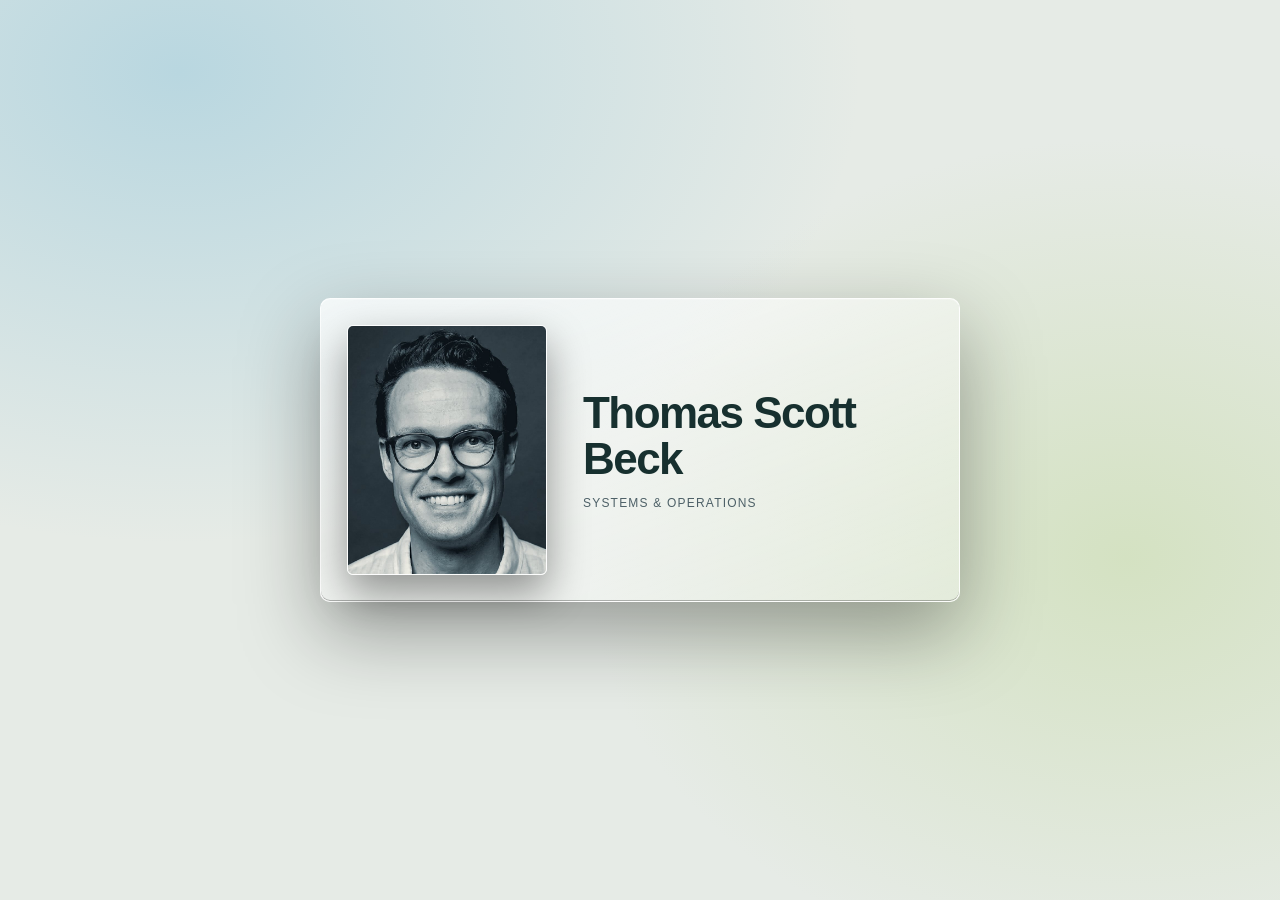
<file: index.html>
<!doctype html>
<html lang="en">
<head>
<meta charset="utf-8">
<meta name="viewport" content="width=device-width, initial-scale=1">
<title>Thomas Scott Beck</title>
<meta name="robots" content="noindex, nofollow, noarchive">
<meta name="color-scheme" content="light dark">
<link rel="canonical" href="https://thomasbeck.ai/">
<link rel="icon" href="data:,">
<style>
:root{color-scheme:dark;--bg:#0c1216;--ink:#e9eeeb;--muted:#9fb0b8;--edge:rgba(255,255,255,.11);
--field:radial-gradient(1100px 760px at 14% 8%,rgba(58,104,128,.42) 0%,rgba(58,104,128,0) 62%),radial-gradient(900px 700px at 88% 62%,rgba(84,112,66,.28) 0%,rgba(84,112,66,0) 60%);
--glass:linear-gradient(160deg,rgba(255,255,255,.085),rgba(255,255,255,.025) 42%,rgba(0,0,0,.16))}
@media (prefers-color-scheme:light){:root{color-scheme:light;--bg:#e6ebe6;--ink:#17302f;--muted:#4d6067;--edge:rgba(255,255,255,.85);
--field:radial-gradient(1100px 760px at 14% 8%,rgba(140,195,218,.5) 0%,rgba(140,195,218,0) 62%),radial-gradient(900px 700px at 88% 62%,rgba(190,214,150,.45) 0%,rgba(190,214,150,0) 60%);
--glass:linear-gradient(160deg,rgba(255,255,255,.72),rgba(255,255,255,.42) 45%,rgba(255,255,255,.28))}}
*{box-sizing:border-box}html,body{height:100%;margin:0}
body{display:grid;place-items:center;background:var(--field),var(--bg);color:var(--ink);font-family:-apple-system,BlinkMacSystemFont,"SF Pro Text","Segoe UI",Inter,Roboto,Helvetica,Arial,sans-serif;padding:24px;box-sizing:border-box}
.card{display:grid;grid-template-columns:200px 1fr;align-items:center;gap:36px;background:var(--glass);border:1px solid var(--edge);border-radius:10px;padding:26px 44px 26px 26px;box-shadow:inset 0 1px 0 rgba(255,255,255,.22),inset 0 -1px 0 rgba(0,0,0,.28),0 30px 80px rgba(0,0,0,.35);max-width:640px;width:100%}
.portrait{display:block;width:100%;height:auto;aspect-ratio:4/5;object-fit:cover;border-radius:6px;border:1px solid var(--edge);box-shadow:inset 0 1px 0 rgba(255,255,255,.35),0 18px 40px rgba(0,0,0,.4)}
@media (max-width:560px){.card{grid-template-columns:1fr;gap:22px;padding:22px 26px 30px}.portrait{max-width:260px}}
h1{margin:0;font-weight:600;font-size:clamp(30px,5.5vw,44px);letter-spacing:-.035em;line-height:1.05}
p{margin:14px 0 0;color:var(--muted);font-size:12px;letter-spacing:.1em;text-transform:uppercase}
</style>
</head>
<body><div class="card"><img class="portrait" src="portrait.jpg" width="720" height="900" alt="Thomas Scott Beck"><div><h1>Thomas Scott Beck</h1><p>Systems &amp; operations</p></div></div></body>
</html>
</file>
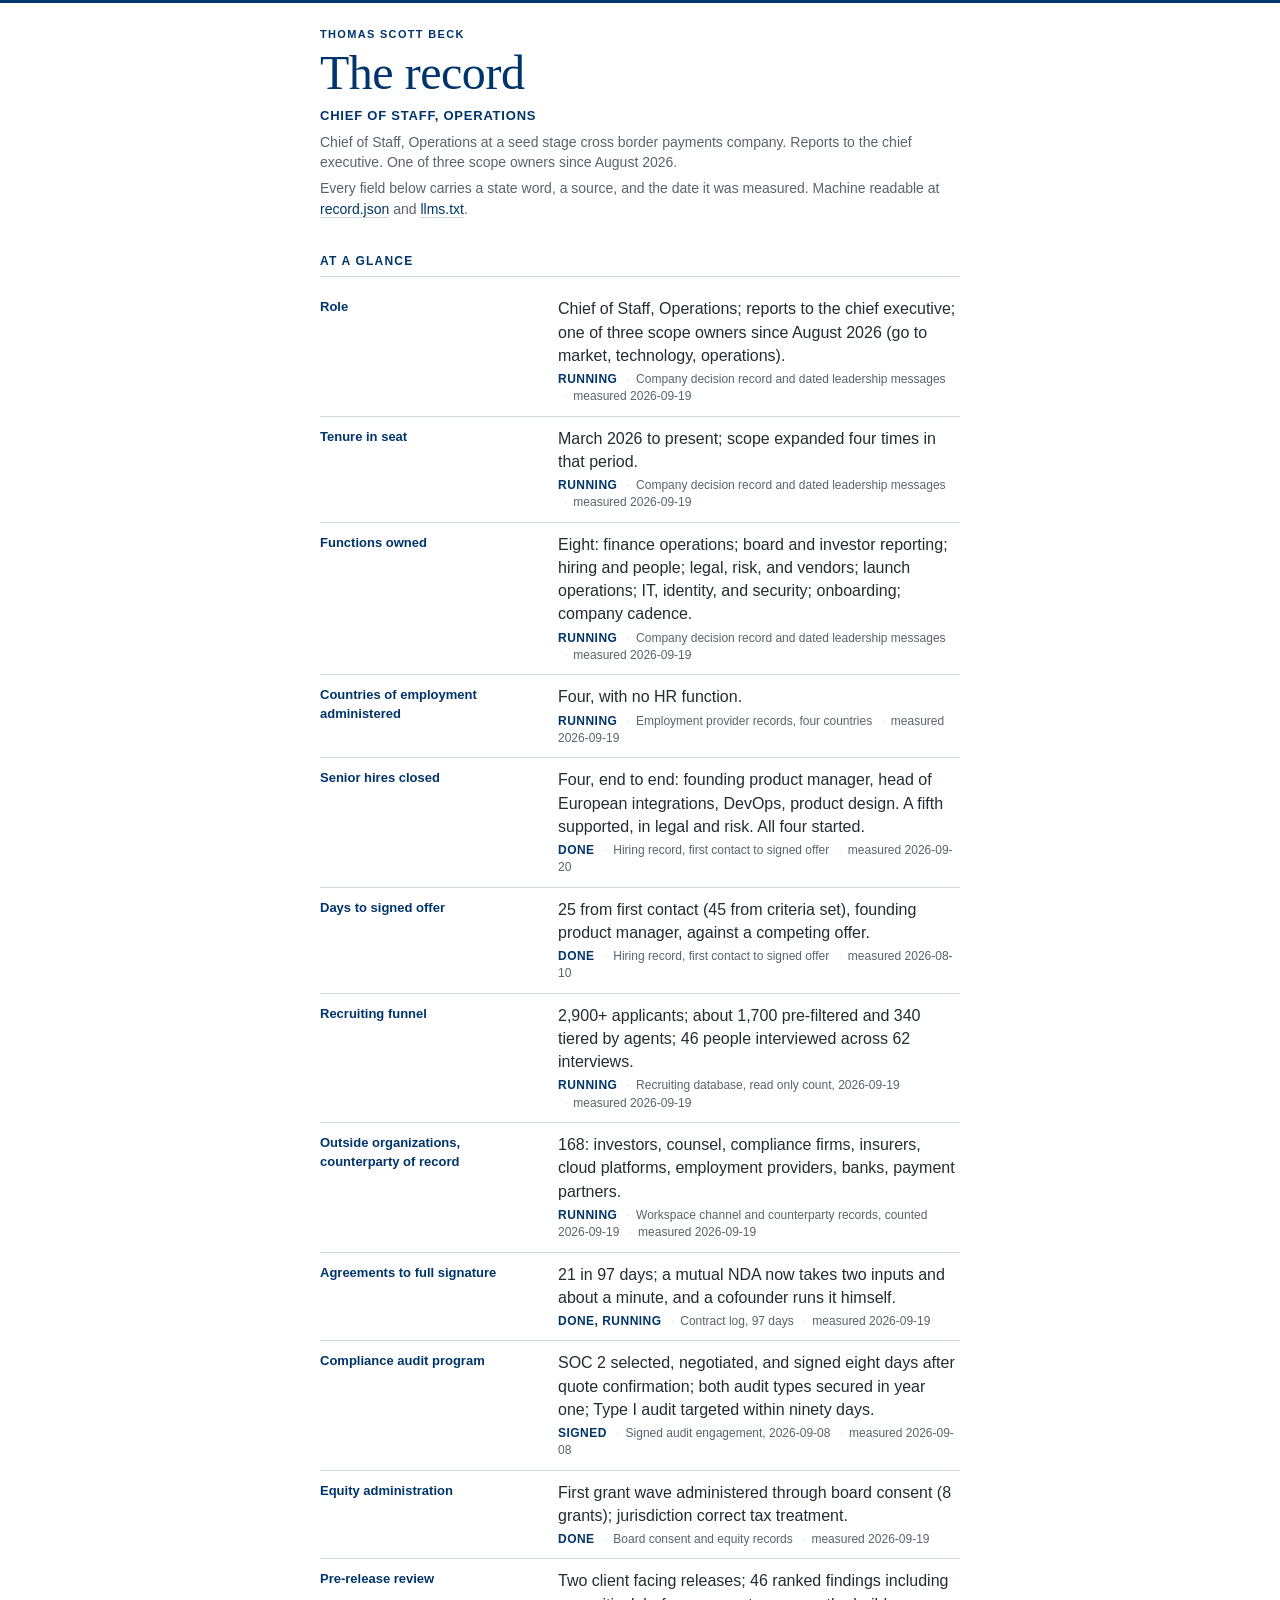
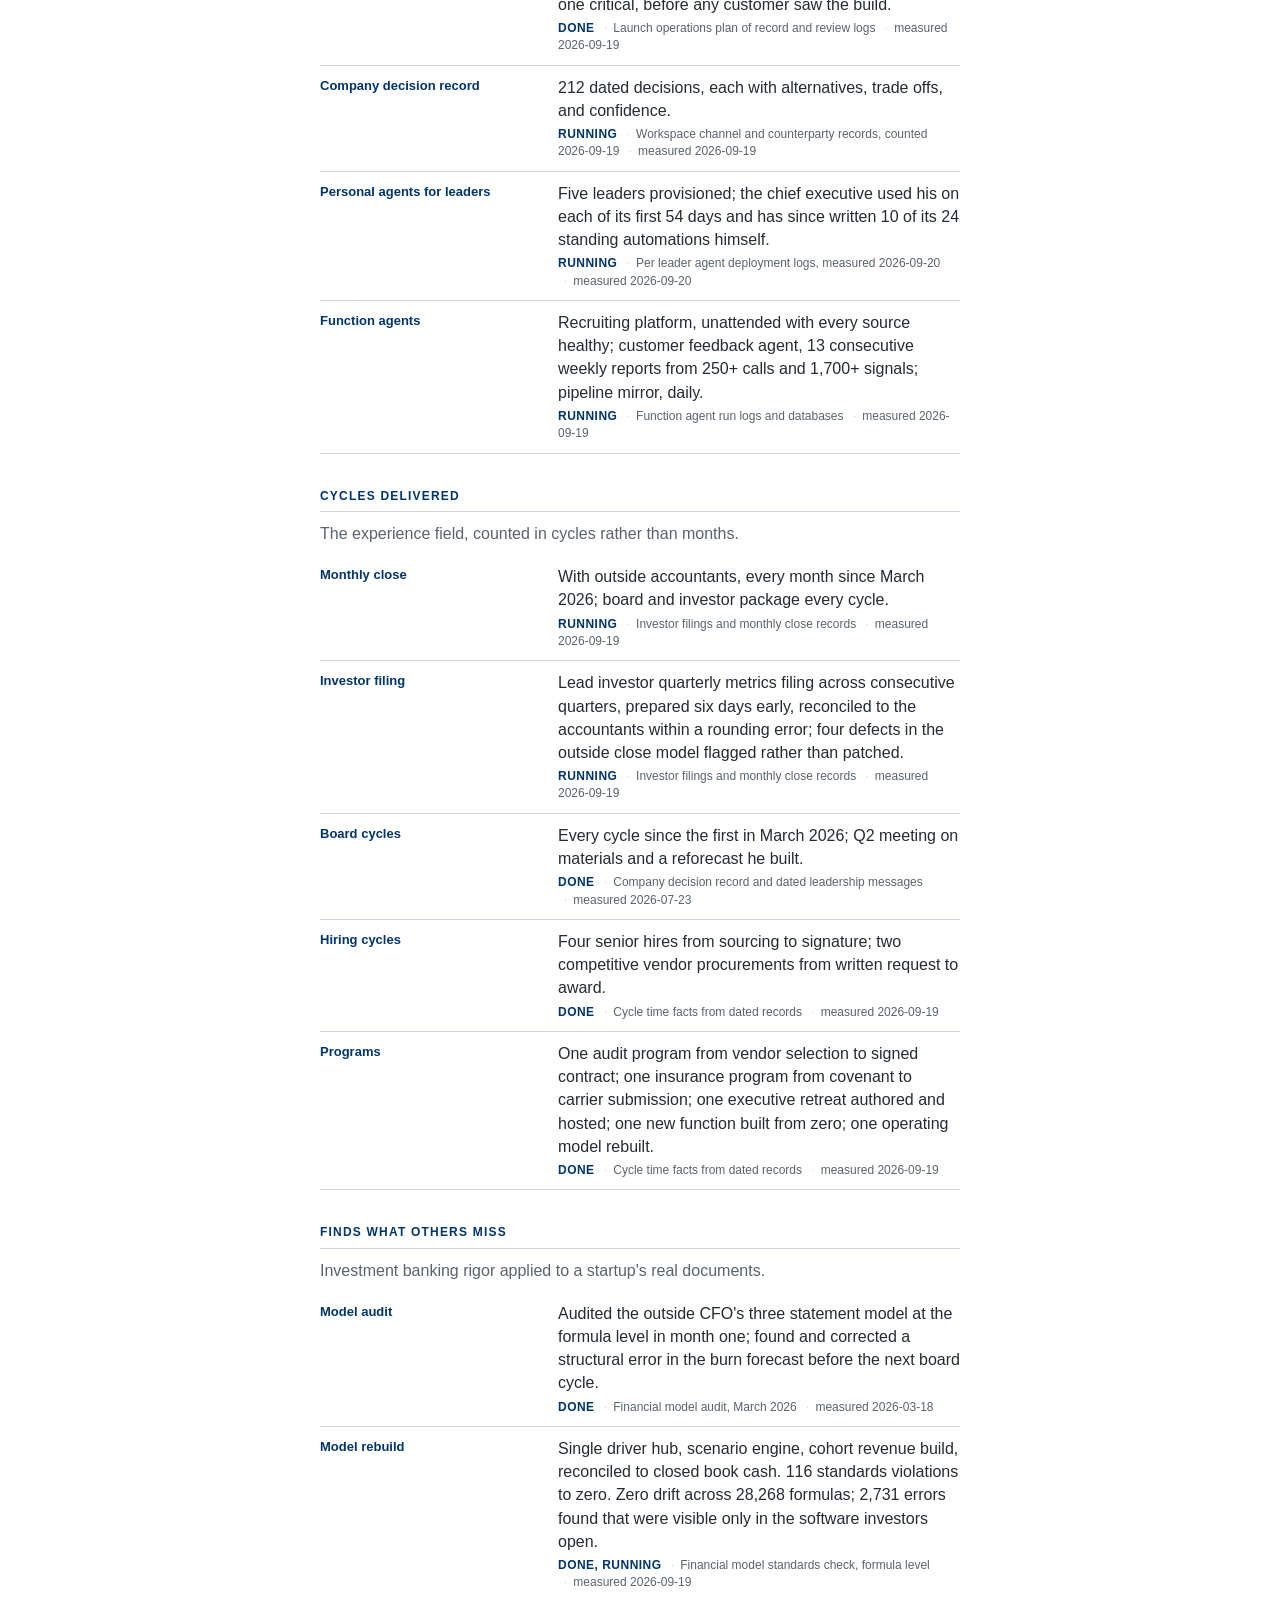
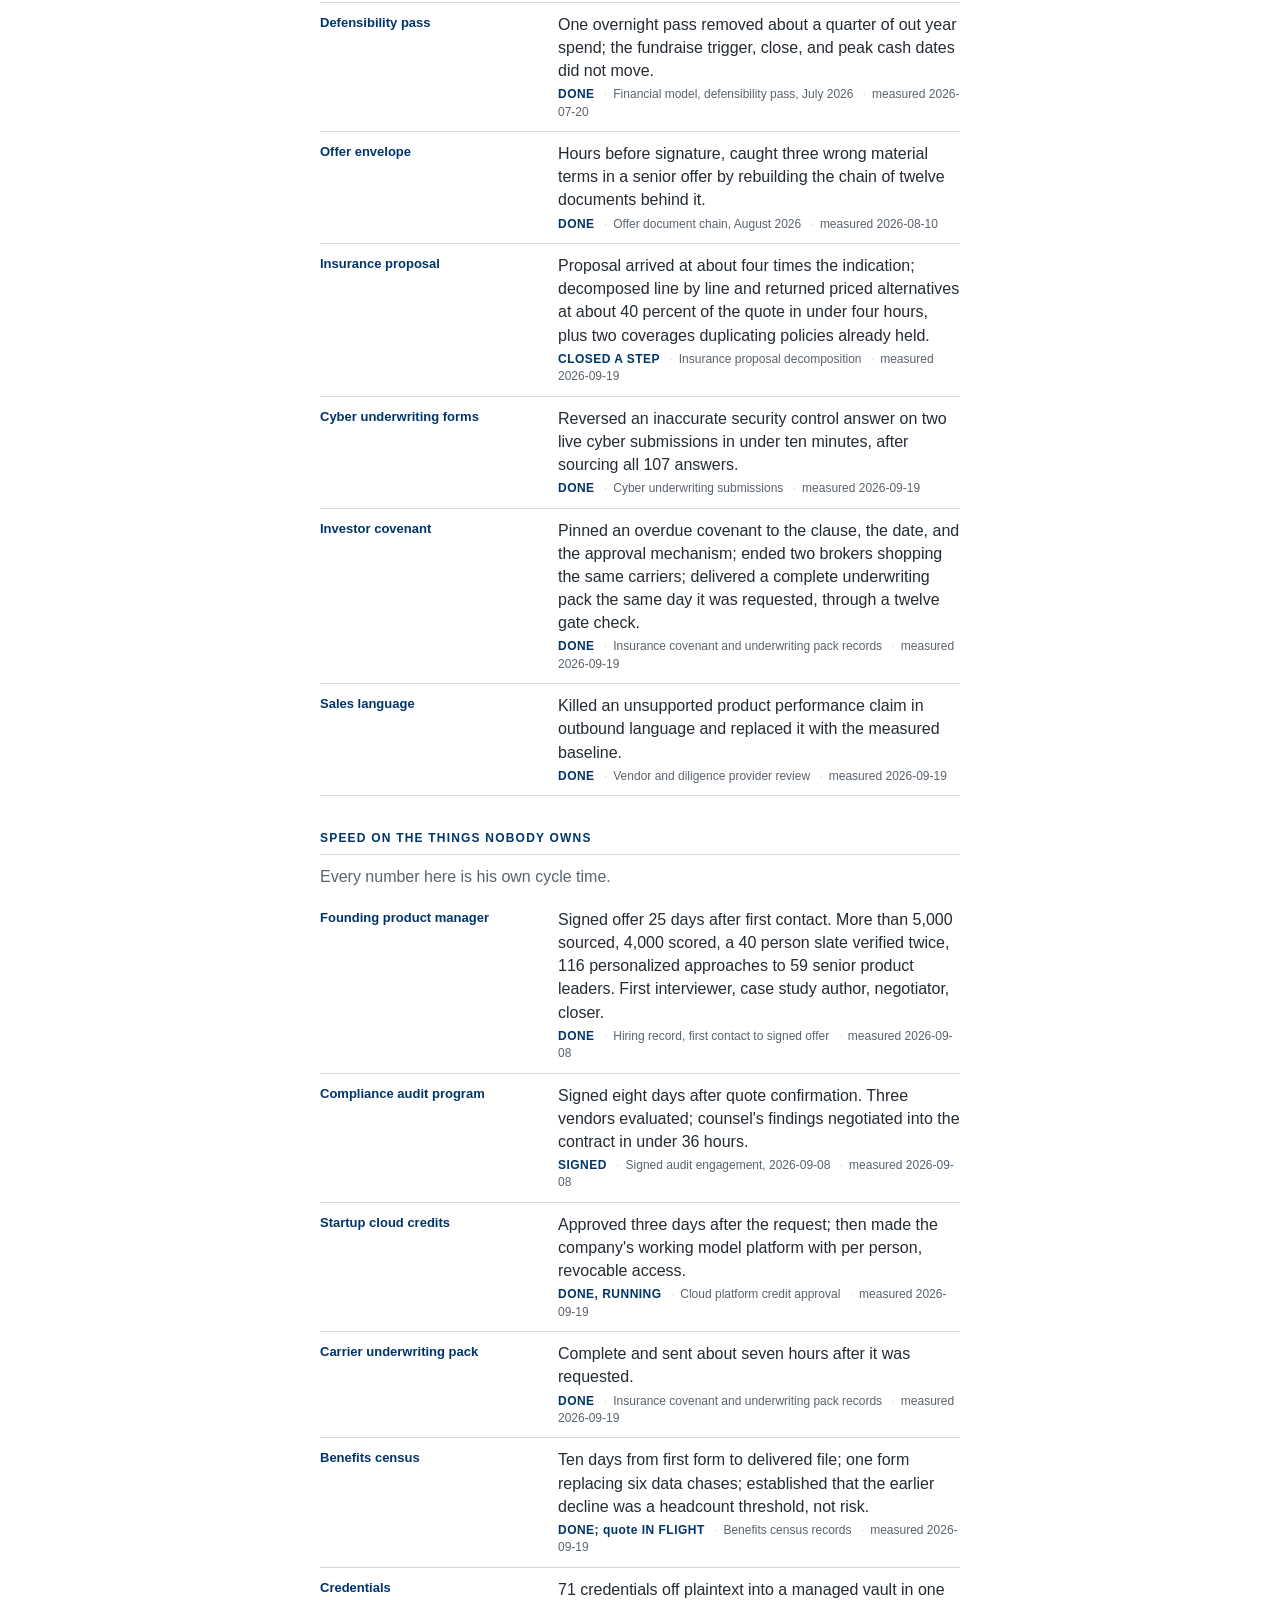
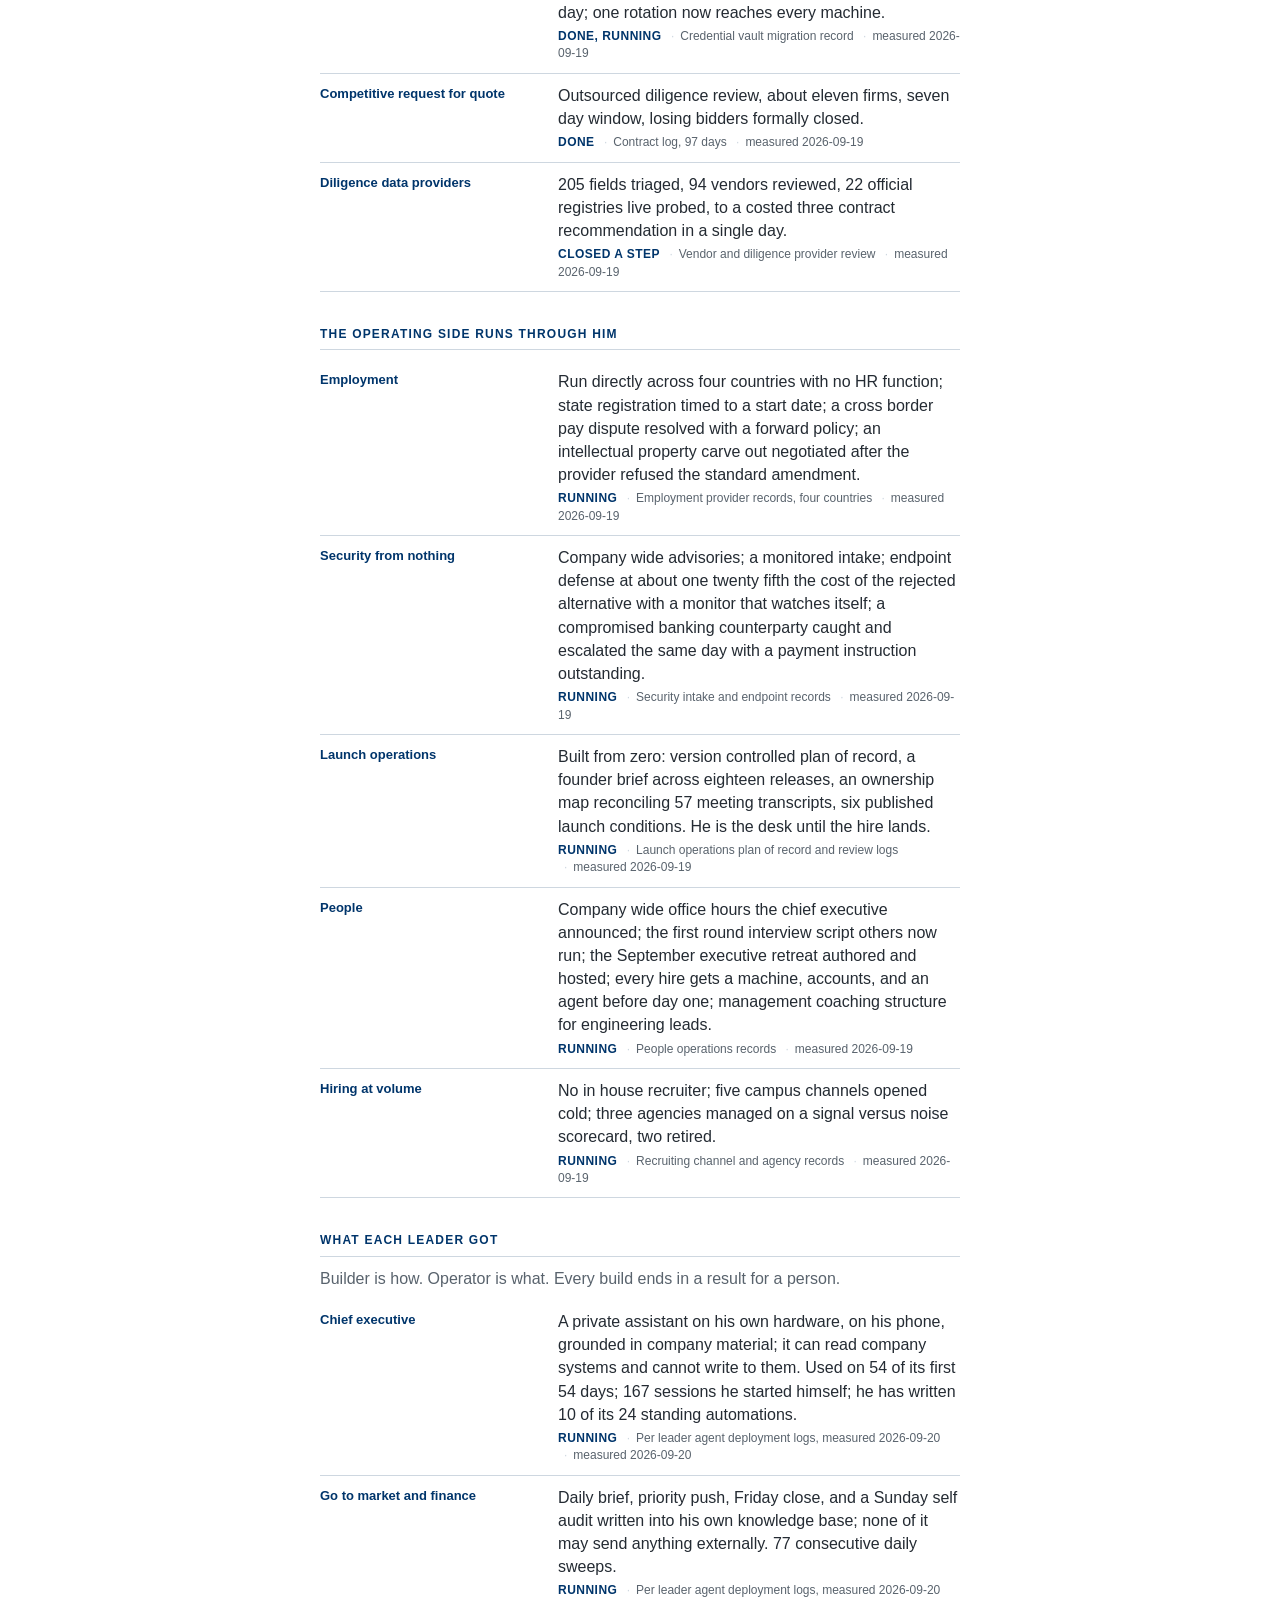
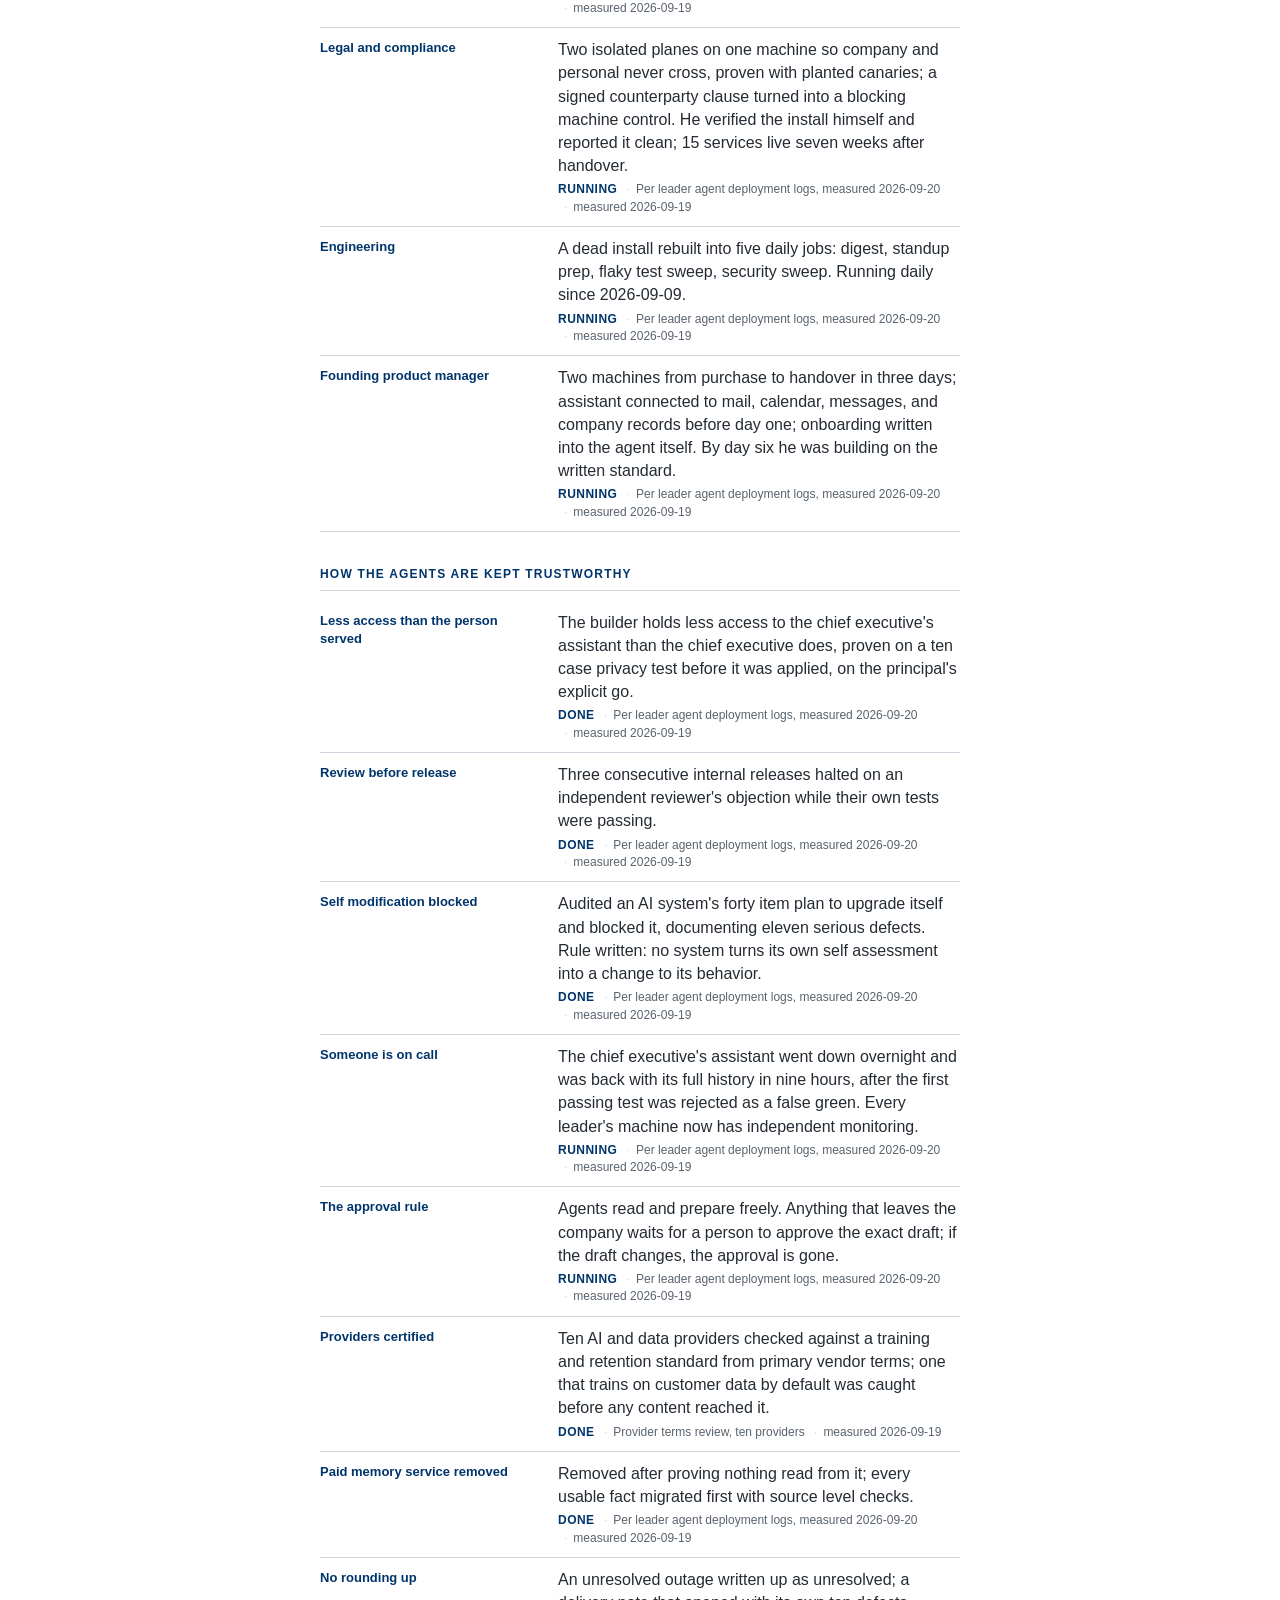
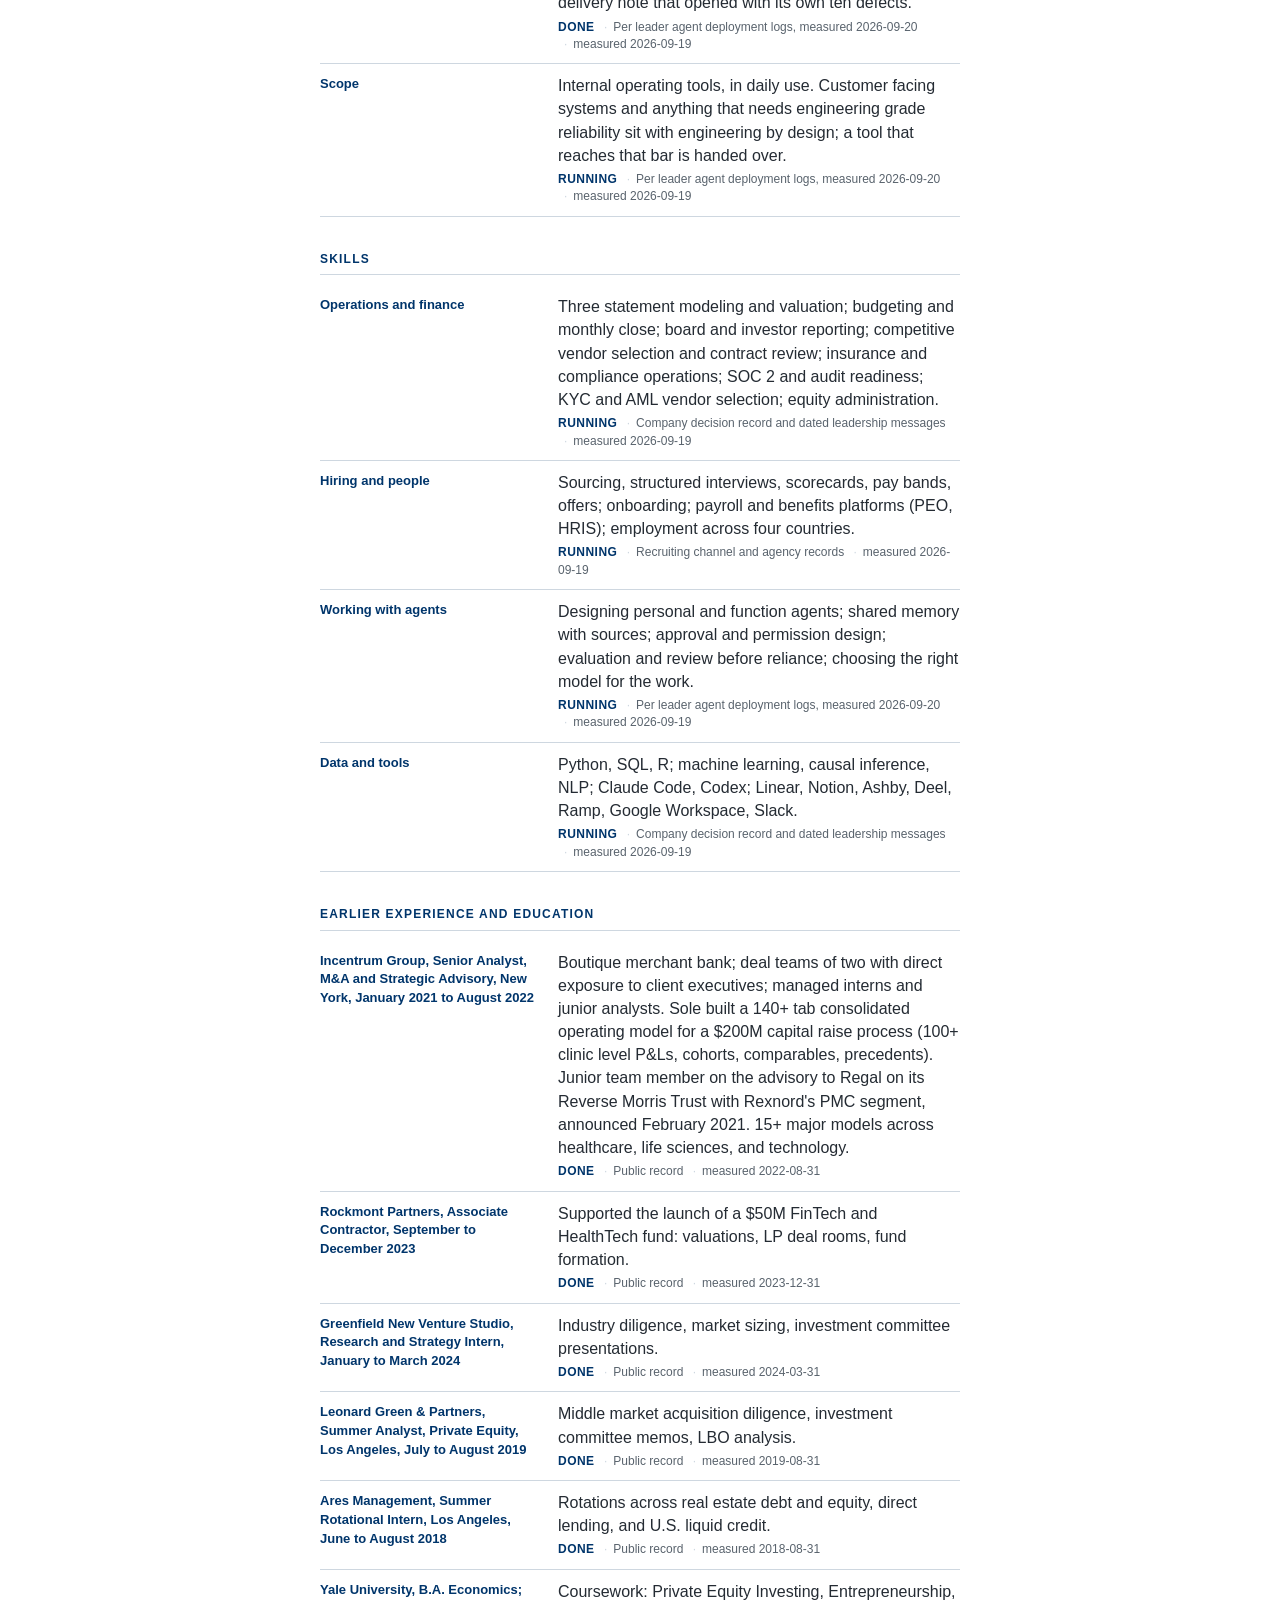
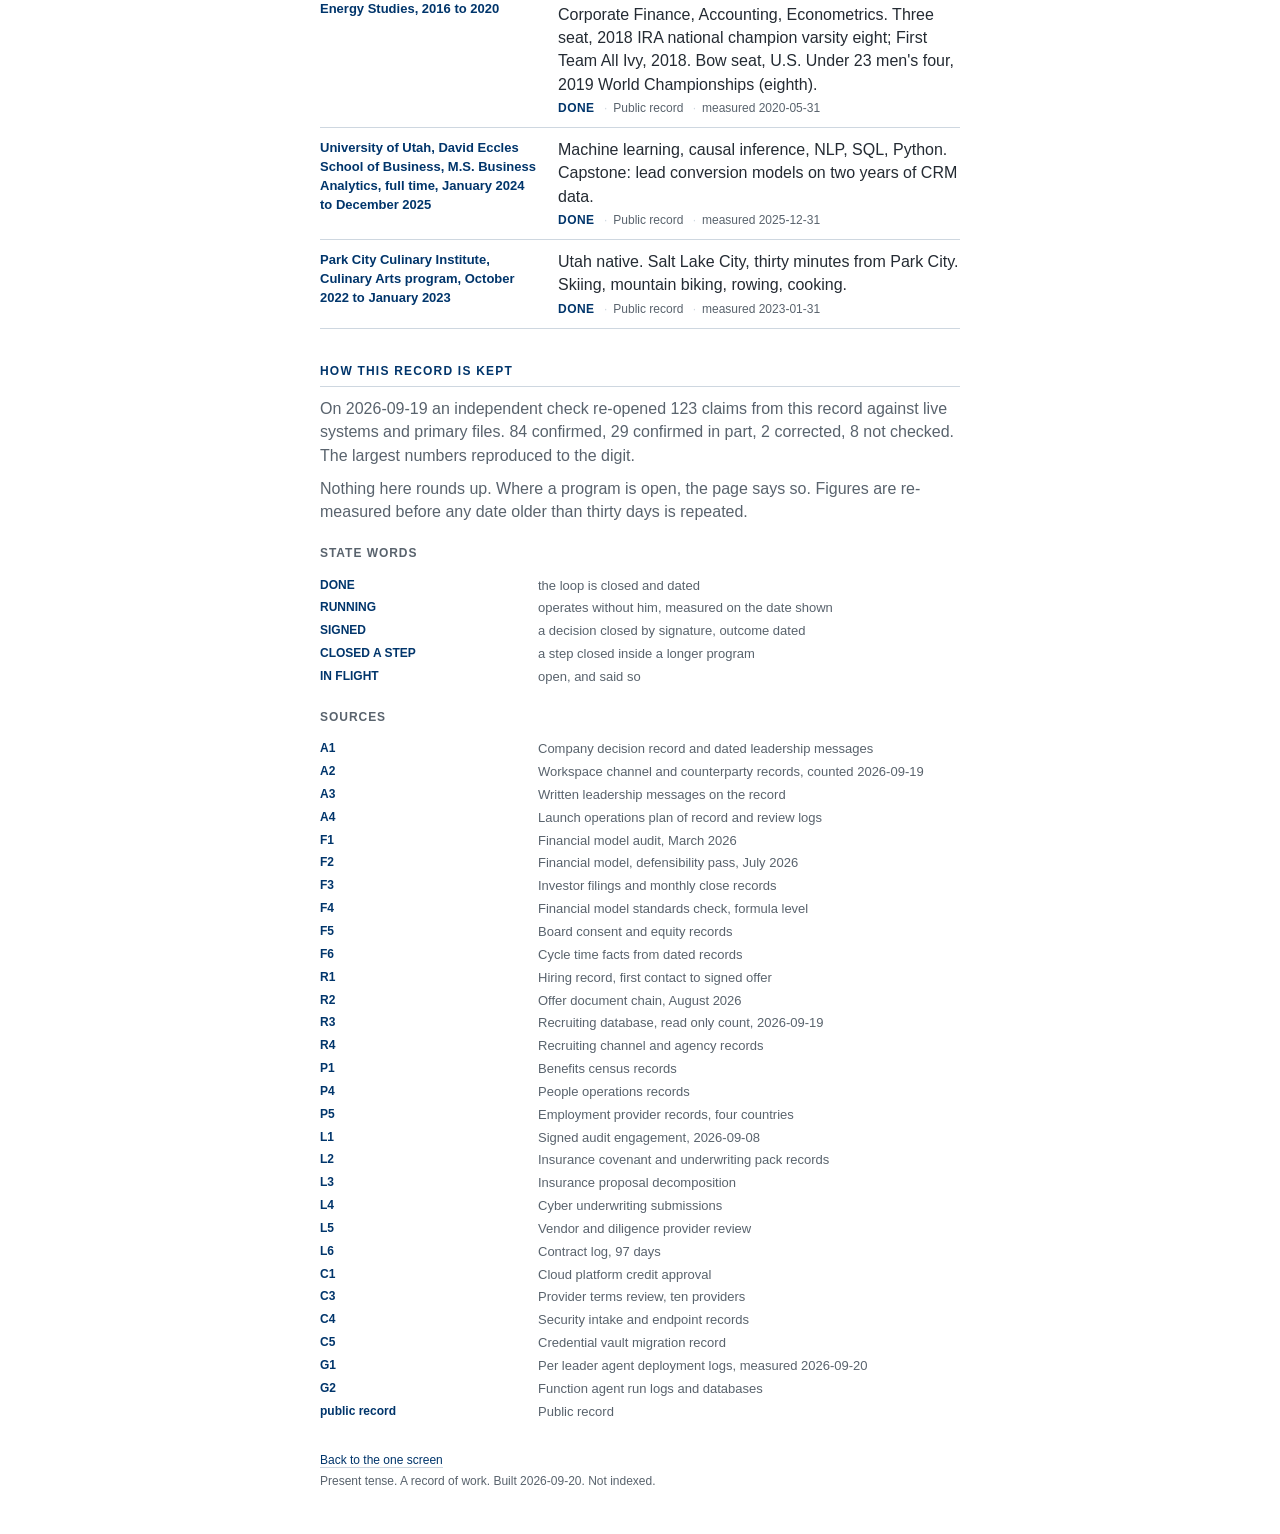
<file: record/index.html>
<!doctype html>
<html lang="en">
<head>
<meta charset="utf-8">
<meta name="viewport" content="width=device-width, initial-scale=1">
<title>Thomas Scott Beck: the record</title>
<meta name="description" content="The full record behind the resume: every field with a source, a state word, and a measured date.">
<meta name="robots" content="noindex, nofollow, noarchive">
<meta name="color-scheme" content="light dark">
<link rel="canonical" href="https://thomasbeck.ai/record/">
<link rel="alternate" type="application/json" href="/record.json" title="The record, machine readable">
<link rel="stylesheet" href="/style.css">
</head>
<body class="record">
<header>
  <p class="kicker"><a href="/">Thomas Scott Beck</a></p>
  <h1>The record</h1>
  <p class="role">Chief of Staff, Operations</p>
  <p class="company">Chief of Staff, Operations at a seed stage cross border payments company. Reports to the chief executive. One of three scope owners since August 2026.</p>
  <p class="company">Every field below carries a state word, a source, and the date it was measured. Machine readable at <a href="/record.json">record.json</a> and <a href="/llms.txt">llms.txt</a>.</p>
</header>

<main>
<section><h2>At a glance</h2><dl><div class="field"><dt>Role</dt><dd>Chief of Staff, Operations; reports to the chief executive; one of three scope owners since August 2026 (go to market, technology, operations).<span class="meta"><span class="state">RUNNING</span> <span class="src">Company decision record and dated leadership messages</span> <time datetime="2026-09-19">measured 2026-09-19</time></span></dd></div><div class="field"><dt>Tenure in seat</dt><dd>March 2026 to present; scope expanded four times in that period.<span class="meta"><span class="state">RUNNING</span> <span class="src">Company decision record and dated leadership messages</span> <time datetime="2026-09-19">measured 2026-09-19</time></span></dd></div><div class="field"><dt>Functions owned</dt><dd>Eight: finance operations; board and investor reporting; hiring and people; legal, risk, and vendors; launch operations; IT, identity, and security; onboarding; company cadence.<span class="meta"><span class="state">RUNNING</span> <span class="src">Company decision record and dated leadership messages</span> <time datetime="2026-09-19">measured 2026-09-19</time></span></dd></div><div class="field"><dt>Countries of employment administered</dt><dd>Four, with no HR function.<span class="meta"><span class="state">RUNNING</span> <span class="src">Employment provider records, four countries</span> <time datetime="2026-09-19">measured 2026-09-19</time></span></dd></div><div class="field"><dt>Senior hires closed</dt><dd>Four, end to end: founding product manager, head of European integrations, DevOps, product design. A fifth supported, in legal and risk. All four started.<span class="meta"><span class="state">DONE</span> <span class="src">Hiring record, first contact to signed offer</span> <time datetime="2026-09-20">measured 2026-09-20</time></span></dd></div><div class="field"><dt>Days to signed offer</dt><dd>25 from first contact (45 from criteria set), founding product manager, against a competing offer.<span class="meta"><span class="state">DONE</span> <span class="src">Hiring record, first contact to signed offer</span> <time datetime="2026-08-10">measured 2026-08-10</time></span></dd></div><div class="field"><dt>Recruiting funnel</dt><dd>2,900+ applicants; about 1,700 pre-filtered and 340 tiered by agents; 46 people interviewed across 62 interviews.<span class="meta"><span class="state">RUNNING</span> <span class="src">Recruiting database, read only count, 2026-09-19</span> <time datetime="2026-09-19">measured 2026-09-19</time></span></dd></div><div class="field"><dt>Outside organizations, counterparty of record</dt><dd>168: investors, counsel, compliance firms, insurers, cloud platforms, employment providers, banks, payment partners.<span class="meta"><span class="state">RUNNING</span> <span class="src">Workspace channel and counterparty records, counted 2026-09-19</span> <time datetime="2026-09-19">measured 2026-09-19</time></span></dd></div><div class="field"><dt>Agreements to full signature</dt><dd>21 in 97 days; a mutual NDA now takes two inputs and about a minute, and a cofounder runs it himself.<span class="meta"><span class="state">DONE, RUNNING</span> <span class="src">Contract log, 97 days</span> <time datetime="2026-09-19">measured 2026-09-19</time></span></dd></div><div class="field"><dt>Compliance audit program</dt><dd>SOC 2 selected, negotiated, and signed eight days after quote confirmation; both audit types secured in year one; Type I audit targeted within ninety days.<span class="meta"><span class="state">SIGNED</span> <span class="src">Signed audit engagement, 2026-09-08</span> <time datetime="2026-09-08">measured 2026-09-08</time></span></dd></div><div class="field"><dt>Equity administration</dt><dd>First grant wave administered through board consent (8 grants); jurisdiction correct tax treatment.<span class="meta"><span class="state">DONE</span> <span class="src">Board consent and equity records</span> <time datetime="2026-09-19">measured 2026-09-19</time></span></dd></div><div class="field"><dt>Pre-release review</dt><dd>Two client facing releases; 46 ranked findings including one critical, before any customer saw the build.<span class="meta"><span class="state">DONE</span> <span class="src">Launch operations plan of record and review logs</span> <time datetime="2026-09-19">measured 2026-09-19</time></span></dd></div><div class="field"><dt>Company decision record</dt><dd>212 dated decisions, each with alternatives, trade offs, and confidence.<span class="meta"><span class="state">RUNNING</span> <span class="src">Workspace channel and counterparty records, counted 2026-09-19</span> <time datetime="2026-09-19">measured 2026-09-19</time></span></dd></div><div class="field"><dt>Personal agents for leaders</dt><dd>Five leaders provisioned; the chief executive used his on each of its first 54 days and has since written 10 of its 24 standing automations himself.<span class="meta"><span class="state">RUNNING</span> <span class="src">Per leader agent deployment logs, measured 2026-09-20</span> <time datetime="2026-09-20">measured 2026-09-20</time></span></dd></div><div class="field"><dt>Function agents</dt><dd>Recruiting platform, unattended with every source healthy; customer feedback agent, 13 consecutive weekly reports from 250+ calls and 1,700+ signals; pipeline mirror, daily.<span class="meta"><span class="state">RUNNING</span> <span class="src">Function agent run logs and databases</span> <time datetime="2026-09-19">measured 2026-09-19</time></span></dd></div></dl></section><section><h2>Cycles delivered</h2><p class="intro">The experience field, counted in cycles rather than months.</p><dl><div class="field"><dt>Monthly close</dt><dd>With outside accountants, every month since March 2026; board and investor package every cycle.<span class="meta"><span class="state">RUNNING</span> <span class="src">Investor filings and monthly close records</span> <time datetime="2026-09-19">measured 2026-09-19</time></span></dd></div><div class="field"><dt>Investor filing</dt><dd>Lead investor quarterly metrics filing across consecutive quarters, prepared six days early, reconciled to the accountants within a rounding error; four defects in the outside close model flagged rather than patched.<span class="meta"><span class="state">RUNNING</span> <span class="src">Investor filings and monthly close records</span> <time datetime="2026-09-19">measured 2026-09-19</time></span></dd></div><div class="field"><dt>Board cycles</dt><dd>Every cycle since the first in March 2026; Q2 meeting on materials and a reforecast he built.<span class="meta"><span class="state">DONE</span> <span class="src">Company decision record and dated leadership messages</span> <time datetime="2026-07-23">measured 2026-07-23</time></span></dd></div><div class="field"><dt>Hiring cycles</dt><dd>Four senior hires from sourcing to signature; two competitive vendor procurements from written request to award.<span class="meta"><span class="state">DONE</span> <span class="src">Cycle time facts from dated records</span> <time datetime="2026-09-19">measured 2026-09-19</time></span></dd></div><div class="field"><dt>Programs</dt><dd>One audit program from vendor selection to signed contract; one insurance program from covenant to carrier submission; one executive retreat authored and hosted; one new function built from zero; one operating model rebuilt.<span class="meta"><span class="state">DONE</span> <span class="src">Cycle time facts from dated records</span> <time datetime="2026-09-19">measured 2026-09-19</time></span></dd></div></dl></section><section><h2>Finds what others miss</h2><p class="intro">Investment banking rigor applied to a startup&#x27;s real documents.</p><dl><div class="field"><dt>Model audit</dt><dd>Audited the outside CFO&#x27;s three statement model at the formula level in month one; found and corrected a structural error in the burn forecast before the next board cycle.<span class="meta"><span class="state">DONE</span> <span class="src">Financial model audit, March 2026</span> <time datetime="2026-03-18">measured 2026-03-18</time></span></dd></div><div class="field"><dt>Model rebuild</dt><dd>Single driver hub, scenario engine, cohort revenue build, reconciled to closed book cash. 116 standards violations to zero. Zero drift across 28,268 formulas; 2,731 errors found that were visible only in the software investors open.<span class="meta"><span class="state">DONE, RUNNING</span> <span class="src">Financial model standards check, formula level</span> <time datetime="2026-09-19">measured 2026-09-19</time></span></dd></div><div class="field"><dt>Defensibility pass</dt><dd>One overnight pass removed about a quarter of out year spend; the fundraise trigger, close, and peak cash dates did not move.<span class="meta"><span class="state">DONE</span> <span class="src">Financial model, defensibility pass, July 2026</span> <time datetime="2026-07-20">measured 2026-07-20</time></span></dd></div><div class="field"><dt>Offer envelope</dt><dd>Hours before signature, caught three wrong material terms in a senior offer by rebuilding the chain of twelve documents behind it.<span class="meta"><span class="state">DONE</span> <span class="src">Offer document chain, August 2026</span> <time datetime="2026-08-10">measured 2026-08-10</time></span></dd></div><div class="field"><dt>Insurance proposal</dt><dd>Proposal arrived at about four times the indication; decomposed line by line and returned priced alternatives at about 40 percent of the quote in under four hours, plus two coverages duplicating policies already held.<span class="meta"><span class="state">CLOSED A STEP</span> <span class="src">Insurance proposal decomposition</span> <time datetime="2026-09-19">measured 2026-09-19</time></span></dd></div><div class="field"><dt>Cyber underwriting forms</dt><dd>Reversed an inaccurate security control answer on two live cyber submissions in under ten minutes, after sourcing all 107 answers.<span class="meta"><span class="state">DONE</span> <span class="src">Cyber underwriting submissions</span> <time datetime="2026-09-19">measured 2026-09-19</time></span></dd></div><div class="field"><dt>Investor covenant</dt><dd>Pinned an overdue covenant to the clause, the date, and the approval mechanism; ended two brokers shopping the same carriers; delivered a complete underwriting pack the same day it was requested, through a twelve gate check.<span class="meta"><span class="state">DONE</span> <span class="src">Insurance covenant and underwriting pack records</span> <time datetime="2026-09-19">measured 2026-09-19</time></span></dd></div><div class="field"><dt>Sales language</dt><dd>Killed an unsupported product performance claim in outbound language and replaced it with the measured baseline.<span class="meta"><span class="state">DONE</span> <span class="src">Vendor and diligence provider review</span> <time datetime="2026-09-19">measured 2026-09-19</time></span></dd></div></dl></section><section><h2>Speed on the things nobody owns</h2><p class="intro">Every number here is his own cycle time.</p><dl><div class="field"><dt>Founding product manager</dt><dd>Signed offer 25 days after first contact. More than 5,000 sourced, 4,000 scored, a 40 person slate verified twice, 116 personalized approaches to 59 senior product leaders. First interviewer, case study author, negotiator, closer.<span class="meta"><span class="state">DONE</span> <span class="src">Hiring record, first contact to signed offer</span> <time datetime="2026-09-08">measured 2026-09-08</time></span></dd></div><div class="field"><dt>Compliance audit program</dt><dd>Signed eight days after quote confirmation. Three vendors evaluated; counsel&#x27;s findings negotiated into the contract in under 36 hours.<span class="meta"><span class="state">SIGNED</span> <span class="src">Signed audit engagement, 2026-09-08</span> <time datetime="2026-09-08">measured 2026-09-08</time></span></dd></div><div class="field"><dt>Startup cloud credits</dt><dd>Approved three days after the request; then made the company&#x27;s working model platform with per person, revocable access.<span class="meta"><span class="state">DONE, RUNNING</span> <span class="src">Cloud platform credit approval</span> <time datetime="2026-09-19">measured 2026-09-19</time></span></dd></div><div class="field"><dt>Carrier underwriting pack</dt><dd>Complete and sent about seven hours after it was requested.<span class="meta"><span class="state">DONE</span> <span class="src">Insurance covenant and underwriting pack records</span> <time datetime="2026-09-19">measured 2026-09-19</time></span></dd></div><div class="field"><dt>Benefits census</dt><dd>Ten days from first form to delivered file; one form replacing six data chases; established that the earlier decline was a headcount threshold, not risk.<span class="meta"><span class="state">DONE; quote IN FLIGHT</span> <span class="src">Benefits census records</span> <time datetime="2026-09-19">measured 2026-09-19</time></span></dd></div><div class="field"><dt>Credentials</dt><dd>71 credentials off plaintext into a managed vault in one day; one rotation now reaches every machine.<span class="meta"><span class="state">DONE, RUNNING</span> <span class="src">Credential vault migration record</span> <time datetime="2026-09-19">measured 2026-09-19</time></span></dd></div><div class="field"><dt>Competitive request for quote</dt><dd>Outsourced diligence review, about eleven firms, seven day window, losing bidders formally closed.<span class="meta"><span class="state">DONE</span> <span class="src">Contract log, 97 days</span> <time datetime="2026-09-19">measured 2026-09-19</time></span></dd></div><div class="field"><dt>Diligence data providers</dt><dd>205 fields triaged, 94 vendors reviewed, 22 official registries live probed, to a costed three contract recommendation in a single day.<span class="meta"><span class="state">CLOSED A STEP</span> <span class="src">Vendor and diligence provider review</span> <time datetime="2026-09-19">measured 2026-09-19</time></span></dd></div></dl></section><section><h2>The operating side runs through him</h2><dl><div class="field"><dt>Employment</dt><dd>Run directly across four countries with no HR function; state registration timed to a start date; a cross border pay dispute resolved with a forward policy; an intellectual property carve out negotiated after the provider refused the standard amendment.<span class="meta"><span class="state">RUNNING</span> <span class="src">Employment provider records, four countries</span> <time datetime="2026-09-19">measured 2026-09-19</time></span></dd></div><div class="field"><dt>Security from nothing</dt><dd>Company wide advisories; a monitored intake; endpoint defense at about one twenty fifth the cost of the rejected alternative with a monitor that watches itself; a compromised banking counterparty caught and escalated the same day with a payment instruction outstanding.<span class="meta"><span class="state">RUNNING</span> <span class="src">Security intake and endpoint records</span> <time datetime="2026-09-19">measured 2026-09-19</time></span></dd></div><div class="field"><dt>Launch operations</dt><dd>Built from zero: version controlled plan of record, a founder brief across eighteen releases, an ownership map reconciling 57 meeting transcripts, six published launch conditions. He is the desk until the hire lands.<span class="meta"><span class="state">RUNNING</span> <span class="src">Launch operations plan of record and review logs</span> <time datetime="2026-09-19">measured 2026-09-19</time></span></dd></div><div class="field"><dt>People</dt><dd>Company wide office hours the chief executive announced; the first round interview script others now run; the September executive retreat authored and hosted; every hire gets a machine, accounts, and an agent before day one; management coaching structure for engineering leads.<span class="meta"><span class="state">RUNNING</span> <span class="src">People operations records</span> <time datetime="2026-09-19">measured 2026-09-19</time></span></dd></div><div class="field"><dt>Hiring at volume</dt><dd>No in house recruiter; five campus channels opened cold; three agencies managed on a signal versus noise scorecard, two retired.<span class="meta"><span class="state">RUNNING</span> <span class="src">Recruiting channel and agency records</span> <time datetime="2026-09-19">measured 2026-09-19</time></span></dd></div></dl></section><section><h2>What each leader got</h2><p class="intro">Builder is how. Operator is what. Every build ends in a result for a person.</p><dl><div class="field"><dt>Chief executive</dt><dd>A private assistant on his own hardware, on his phone, grounded in company material; it can read company systems and cannot write to them. Used on 54 of its first 54 days; 167 sessions he started himself; he has written 10 of its 24 standing automations.<span class="meta"><span class="state">RUNNING</span> <span class="src">Per leader agent deployment logs, measured 2026-09-20</span> <time datetime="2026-09-20">measured 2026-09-20</time></span></dd></div><div class="field"><dt>Go to market and finance</dt><dd>Daily brief, priority push, Friday close, and a Sunday self audit written into his own knowledge base; none of it may send anything externally. 77 consecutive daily sweeps.<span class="meta"><span class="state">RUNNING</span> <span class="src">Per leader agent deployment logs, measured 2026-09-20</span> <time datetime="2026-09-19">measured 2026-09-19</time></span></dd></div><div class="field"><dt>Legal and compliance</dt><dd>Two isolated planes on one machine so company and personal never cross, proven with planted canaries; a signed counterparty clause turned into a blocking machine control. He verified the install himself and reported it clean; 15 services live seven weeks after handover.<span class="meta"><span class="state">RUNNING</span> <span class="src">Per leader agent deployment logs, measured 2026-09-20</span> <time datetime="2026-09-19">measured 2026-09-19</time></span></dd></div><div class="field"><dt>Engineering</dt><dd>A dead install rebuilt into five daily jobs: digest, standup prep, flaky test sweep, security sweep. Running daily since 2026-09-09.<span class="meta"><span class="state">RUNNING</span> <span class="src">Per leader agent deployment logs, measured 2026-09-20</span> <time datetime="2026-09-19">measured 2026-09-19</time></span></dd></div><div class="field"><dt>Founding product manager</dt><dd>Two machines from purchase to handover in three days; assistant connected to mail, calendar, messages, and company records before day one; onboarding written into the agent itself. By day six he was building on the written standard.<span class="meta"><span class="state">RUNNING</span> <span class="src">Per leader agent deployment logs, measured 2026-09-20</span> <time datetime="2026-09-19">measured 2026-09-19</time></span></dd></div></dl></section><section><h2>How the agents are kept trustworthy</h2><dl><div class="field"><dt>Less access than the person served</dt><dd>The builder holds less access to the chief executive&#x27;s assistant than the chief executive does, proven on a ten case privacy test before it was applied, on the principal&#x27;s explicit go.<span class="meta"><span class="state">DONE</span> <span class="src">Per leader agent deployment logs, measured 2026-09-20</span> <time datetime="2026-09-19">measured 2026-09-19</time></span></dd></div><div class="field"><dt>Review before release</dt><dd>Three consecutive internal releases halted on an independent reviewer&#x27;s objection while their own tests were passing.<span class="meta"><span class="state">DONE</span> <span class="src">Per leader agent deployment logs, measured 2026-09-20</span> <time datetime="2026-09-19">measured 2026-09-19</time></span></dd></div><div class="field"><dt>Self modification blocked</dt><dd>Audited an AI system&#x27;s forty item plan to upgrade itself and blocked it, documenting eleven serious defects. Rule written: no system turns its own self assessment into a change to its behavior.<span class="meta"><span class="state">DONE</span> <span class="src">Per leader agent deployment logs, measured 2026-09-20</span> <time datetime="2026-09-19">measured 2026-09-19</time></span></dd></div><div class="field"><dt>Someone is on call</dt><dd>The chief executive&#x27;s assistant went down overnight and was back with its full history in nine hours, after the first passing test was rejected as a false green. Every leader&#x27;s machine now has independent monitoring.<span class="meta"><span class="state">RUNNING</span> <span class="src">Per leader agent deployment logs, measured 2026-09-20</span> <time datetime="2026-09-19">measured 2026-09-19</time></span></dd></div><div class="field"><dt>The approval rule</dt><dd>Agents read and prepare freely. Anything that leaves the company waits for a person to approve the exact draft; if the draft changes, the approval is gone.<span class="meta"><span class="state">RUNNING</span> <span class="src">Per leader agent deployment logs, measured 2026-09-20</span> <time datetime="2026-09-19">measured 2026-09-19</time></span></dd></div><div class="field"><dt>Providers certified</dt><dd>Ten AI and data providers checked against a training and retention standard from primary vendor terms; one that trains on customer data by default was caught before any content reached it.<span class="meta"><span class="state">DONE</span> <span class="src">Provider terms review, ten providers</span> <time datetime="2026-09-19">measured 2026-09-19</time></span></dd></div><div class="field"><dt>Paid memory service removed</dt><dd>Removed after proving nothing read from it; every usable fact migrated first with source level checks.<span class="meta"><span class="state">DONE</span> <span class="src">Per leader agent deployment logs, measured 2026-09-20</span> <time datetime="2026-09-19">measured 2026-09-19</time></span></dd></div><div class="field"><dt>No rounding up</dt><dd>An unresolved outage written up as unresolved; a delivery note that opened with its own ten defects.<span class="meta"><span class="state">DONE</span> <span class="src">Per leader agent deployment logs, measured 2026-09-20</span> <time datetime="2026-09-19">measured 2026-09-19</time></span></dd></div><div class="field"><dt>Scope</dt><dd>Internal operating tools, in daily use. Customer facing systems and anything that needs engineering grade reliability sit with engineering by design; a tool that reaches that bar is handed over.<span class="meta"><span class="state">RUNNING</span> <span class="src">Per leader agent deployment logs, measured 2026-09-20</span> <time datetime="2026-09-19">measured 2026-09-19</time></span></dd></div></dl></section><section><h2>Skills</h2><dl><div class="field"><dt>Operations and finance</dt><dd>Three statement modeling and valuation; budgeting and monthly close; board and investor reporting; competitive vendor selection and contract review; insurance and compliance operations; SOC 2 and audit readiness; KYC and AML vendor selection; equity administration.<span class="meta"><span class="state">RUNNING</span> <span class="src">Company decision record and dated leadership messages</span> <time datetime="2026-09-19">measured 2026-09-19</time></span></dd></div><div class="field"><dt>Hiring and people</dt><dd>Sourcing, structured interviews, scorecards, pay bands, offers; onboarding; payroll and benefits platforms (PEO, HRIS); employment across four countries.<span class="meta"><span class="state">RUNNING</span> <span class="src">Recruiting channel and agency records</span> <time datetime="2026-09-19">measured 2026-09-19</time></span></dd></div><div class="field"><dt>Working with agents</dt><dd>Designing personal and function agents; shared memory with sources; approval and permission design; evaluation and review before reliance; choosing the right model for the work.<span class="meta"><span class="state">RUNNING</span> <span class="src">Per leader agent deployment logs, measured 2026-09-20</span> <time datetime="2026-09-19">measured 2026-09-19</time></span></dd></div><div class="field"><dt>Data and tools</dt><dd>Python, SQL, R; machine learning, causal inference, NLP; Claude Code, Codex; Linear, Notion, Ashby, Deel, Ramp, Google Workspace, Slack.<span class="meta"><span class="state">RUNNING</span> <span class="src">Company decision record and dated leadership messages</span> <time datetime="2026-09-19">measured 2026-09-19</time></span></dd></div></dl></section><section><h2>Earlier experience and education</h2><dl><div class="field"><dt>Incentrum Group, Senior Analyst, M&amp;A and Strategic Advisory, New York, January 2021 to August 2022</dt><dd>Boutique merchant bank; deal teams of two with direct exposure to client executives; managed interns and junior analysts. Sole built a 140+ tab consolidated operating model for a $200M capital raise process (100+ clinic level P&amp;Ls, cohorts, comparables, precedents). Junior team member on the advisory to Regal on its Reverse Morris Trust with Rexnord&#x27;s PMC segment, announced February 2021. 15+ major models across healthcare, life sciences, and technology.<span class="meta"><span class="state">DONE</span> <span class="src">Public record</span> <time datetime="2022-08-31">measured 2022-08-31</time></span></dd></div><div class="field"><dt>Rockmont Partners, Associate Contractor, September to December 2023</dt><dd>Supported the launch of a $50M FinTech and HealthTech fund: valuations, LP deal rooms, fund formation.<span class="meta"><span class="state">DONE</span> <span class="src">Public record</span> <time datetime="2023-12-31">measured 2023-12-31</time></span></dd></div><div class="field"><dt>Greenfield New Venture Studio, Research and Strategy Intern, January to March 2024</dt><dd>Industry diligence, market sizing, investment committee presentations.<span class="meta"><span class="state">DONE</span> <span class="src">Public record</span> <time datetime="2024-03-31">measured 2024-03-31</time></span></dd></div><div class="field"><dt>Leonard Green &amp; Partners, Summer Analyst, Private Equity, Los Angeles, July to August 2019</dt><dd>Middle market acquisition diligence, investment committee memos, LBO analysis.<span class="meta"><span class="state">DONE</span> <span class="src">Public record</span> <time datetime="2019-08-31">measured 2019-08-31</time></span></dd></div><div class="field"><dt>Ares Management, Summer Rotational Intern, Los Angeles, June to August 2018</dt><dd>Rotations across real estate debt and equity, direct lending, and U.S. liquid credit.<span class="meta"><span class="state">DONE</span> <span class="src">Public record</span> <time datetime="2018-08-31">measured 2018-08-31</time></span></dd></div><div class="field"><dt>Yale University, B.A. Economics; Energy Studies, 2016 to 2020</dt><dd>Coursework: Private Equity Investing, Entrepreneurship, Corporate Finance, Accounting, Econometrics. Three seat, 2018 IRA national champion varsity eight; First Team All Ivy, 2018. Bow seat, U.S. Under 23 men&#x27;s four, 2019 World Championships (eighth).<span class="meta"><span class="state">DONE</span> <span class="src">Public record</span> <time datetime="2020-05-31">measured 2020-05-31</time></span></dd></div><div class="field"><dt>University of Utah, David Eccles School of Business, M.S. Business Analytics, full time, January 2024 to December 2025</dt><dd>Machine learning, causal inference, NLP, SQL, Python. Capstone: lead conversion models on two years of CRM data.<span class="meta"><span class="state">DONE</span> <span class="src">Public record</span> <time datetime="2025-12-31">measured 2025-12-31</time></span></dd></div><div class="field"><dt>Park City Culinary Institute, Culinary Arts program, October 2022 to January 2023</dt><dd>Utah native. Salt Lake City, thirty minutes from Park City. Skiing, mountain biking, rowing, cooking.<span class="meta"><span class="state">DONE</span> <span class="src">Public record</span> <time datetime="2023-01-31">measured 2023-01-31</time></span></dd></div></dl></section>

<section id="kept">
  <h2>How this record is kept</h2>
  <p class="intro">On 2026-09-19 an independent check re-opened 123 claims from this record against live systems and primary files. 84 confirmed, 29 confirmed in part, 2 corrected, 8 not checked. The largest numbers reproduced to the digit.</p>
  <p class="intro">Nothing here rounds up. Where a program is open, the page says so. Figures are re-measured before any date older than thirty days is repeated.</p>
  <h3>State words</h3>
  <dl class="legend"><dt>DONE</dt><dd>the loop is closed and dated</dd><dt>RUNNING</dt><dd>operates without him, measured on the date shown</dd><dt>SIGNED</dt><dd>a decision closed by signature, outcome dated</dd><dt>CLOSED A STEP</dt><dd>a step closed inside a longer program</dd><dt>IN FLIGHT</dt><dd>open, and said so</dd></dl>
  <h3>Sources</h3>
  <dl class="legend"><dt>A1</dt><dd>Company decision record and dated leadership messages</dd><dt>A2</dt><dd>Workspace channel and counterparty records, counted 2026-09-19</dd><dt>A3</dt><dd>Written leadership messages on the record</dd><dt>A4</dt><dd>Launch operations plan of record and review logs</dd><dt>F1</dt><dd>Financial model audit, March 2026</dd><dt>F2</dt><dd>Financial model, defensibility pass, July 2026</dd><dt>F3</dt><dd>Investor filings and monthly close records</dd><dt>F4</dt><dd>Financial model standards check, formula level</dd><dt>F5</dt><dd>Board consent and equity records</dd><dt>F6</dt><dd>Cycle time facts from dated records</dd><dt>R1</dt><dd>Hiring record, first contact to signed offer</dd><dt>R2</dt><dd>Offer document chain, August 2026</dd><dt>R3</dt><dd>Recruiting database, read only count, 2026-09-19</dd><dt>R4</dt><dd>Recruiting channel and agency records</dd><dt>P1</dt><dd>Benefits census records</dd><dt>P4</dt><dd>People operations records</dd><dt>P5</dt><dd>Employment provider records, four countries</dd><dt>L1</dt><dd>Signed audit engagement, 2026-09-08</dd><dt>L2</dt><dd>Insurance covenant and underwriting pack records</dd><dt>L3</dt><dd>Insurance proposal decomposition</dd><dt>L4</dt><dd>Cyber underwriting submissions</dd><dt>L5</dt><dd>Vendor and diligence provider review</dd><dt>L6</dt><dd>Contract log, 97 days</dd><dt>C1</dt><dd>Cloud platform credit approval</dd><dt>C3</dt><dd>Provider terms review, ten providers</dd><dt>C4</dt><dd>Security intake and endpoint records</dd><dt>C5</dt><dd>Credential vault migration record</dd><dt>G1</dt><dd>Per leader agent deployment logs, measured 2026-09-20</dd><dt>G2</dt><dd>Function agent run logs and databases</dd><dt>public record</dt><dd>Public record</dd></dl>
</section>
</main>

<footer>
  <p><a href="/">Back to the one screen</a></p>
  <p>Present tense. A record of work. Built 2026-09-20. Not indexed.</p>
</footer>
</body>
</html>
</file>
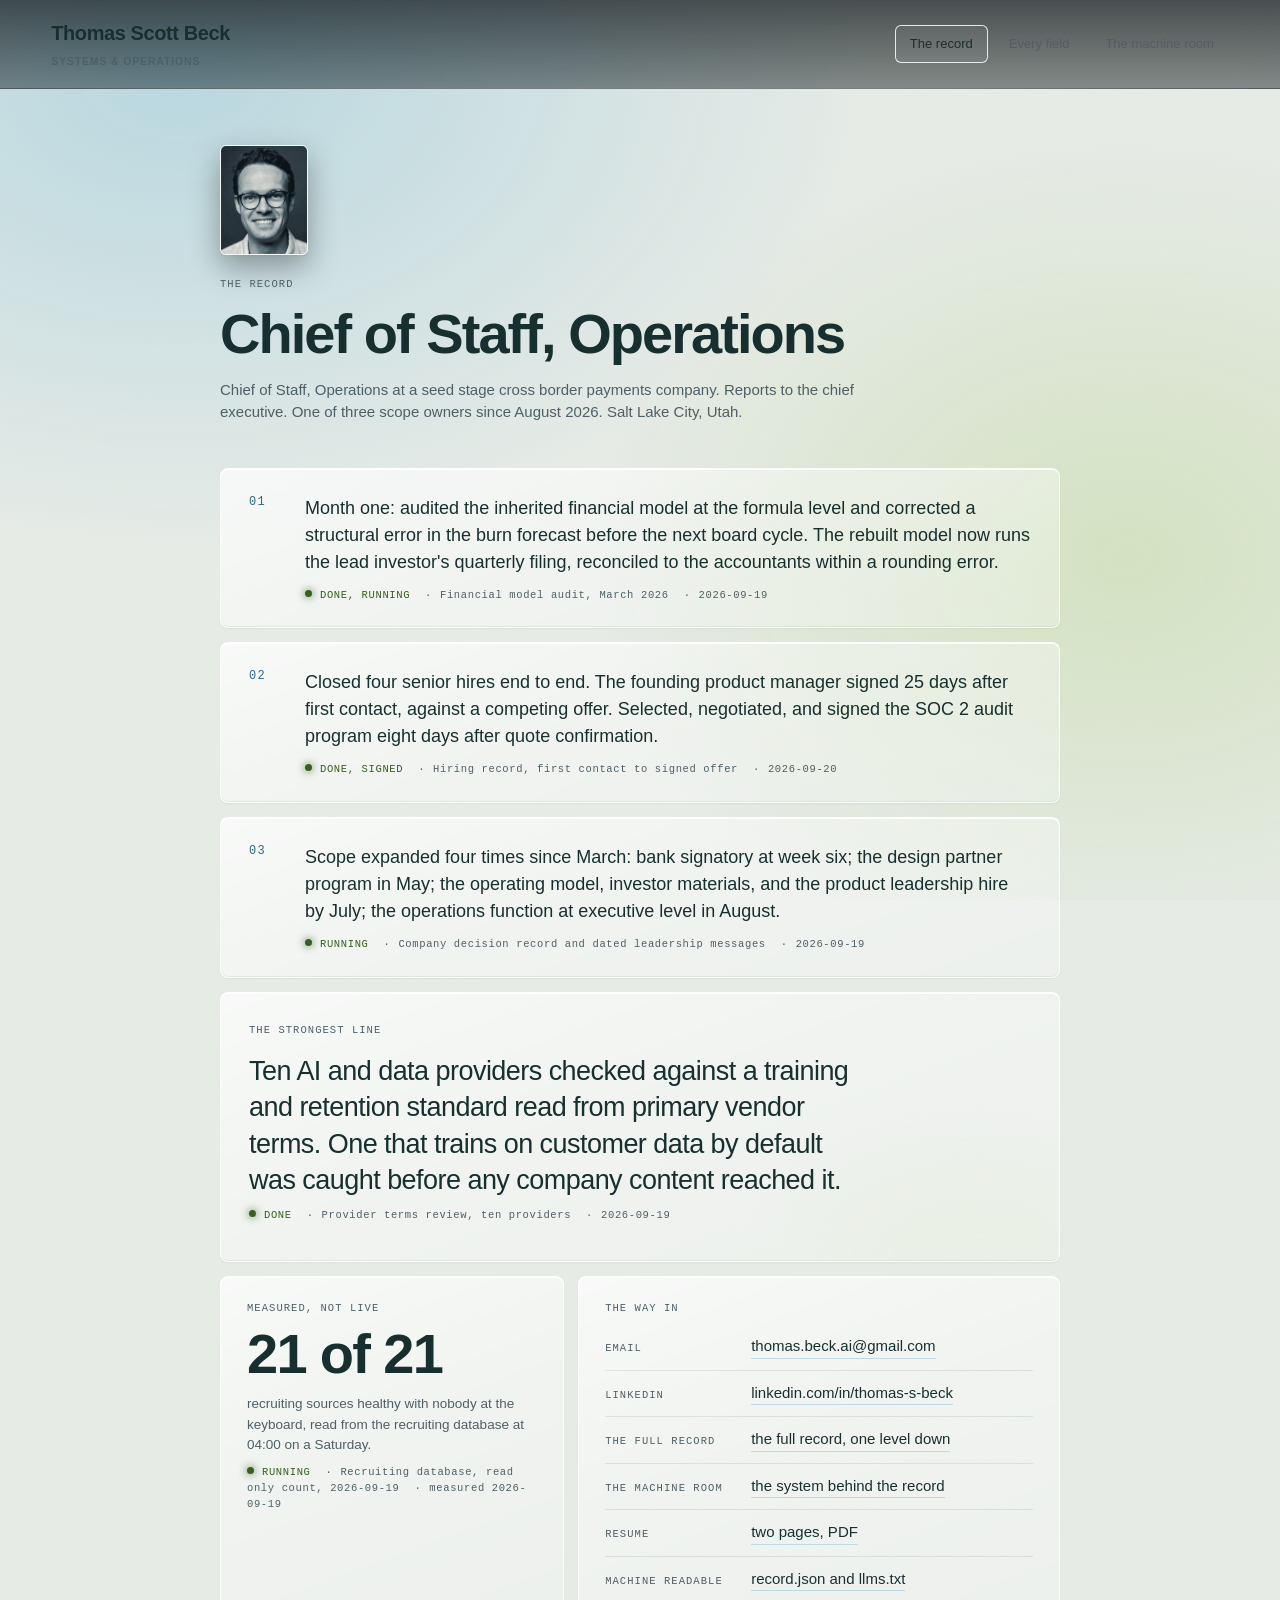
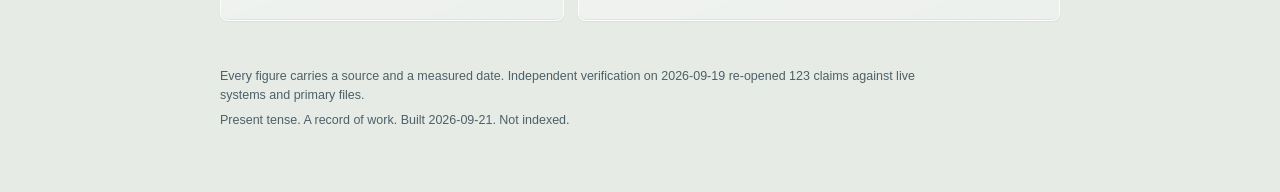
<file: record/23rjkckc/index.html>
<!doctype html>
<html lang="en">
<head>
<meta charset="utf-8">
<meta name="viewport" content="width=device-width, initial-scale=1">
<title>Thomas Scott Beck · The record</title>
<meta name="description" content="Chief of Staff, Operations. A record of work with sources, states, and measured dates.">
<meta name="robots" content="noindex, nofollow, noarchive">
<meta name="color-scheme" content="light dark">
<link rel="canonical" href="https://thomasbeck.ai/record/23rjkckc/">
<link rel="alternate" type="application/json" href="record.json" title="The record, machine readable">
<meta property="og:type" content="profile"><meta property="og:title" content="Thomas Scott Beck · The record"><meta property="og:description" content="Chief of Staff, Operations. Every figure carries a source, a state word, and a measured date."><meta property="og:url" content="https://thomasbeck.ai/record/23rjkckc/"><meta property="og:image" content="https://thomasbeck.ai/og.jpg"><meta property="og:image:width" content="1200"><meta property="og:image:height" content="630"><meta name="twitter:card" content="summary_large_image"><meta name="theme-color" content="#0c1216" media="(prefers-color-scheme: dark)"><meta name="theme-color" content="#e6ebe6" media="(prefers-color-scheme: light)"><link rel="icon" href="https://thomasbeck.ai/favicon.svg" type="image/svg+xml">
<link rel="stylesheet" href="style.css">

</head>
<body class="home">
<header class="bar"><a class="name" href="./">Thomas Scott Beck<span>Systems &amp; operations</span></a><nav aria-label="Record"><a href="./" aria-current="page">The record</a><a href="full/">Every field</a><a href="machine/">The machine room</a></nav></header>

<main>
  <section class="hero">
    <img class="face" src="../../portrait.jpg" width="720" height="900" alt=""><p class="kicker">The record</p>
    <h1>Chief of Staff, Operations</h1>
    <p class="company">Chief of Staff, Operations at a seed stage cross border payments company. Reports to the chief executive. One of three scope owners since August 2026. Salt Lake City, Utah.</p>
  </section>

  <ol class="case">
    <li><p>Month one: audited the inherited financial model at the formula level and corrected a structural error in the burn forecast before the next board cycle. The rebuilt model now runs the lead investor&#x27;s quarterly filing, reconciled to the accountants within a rounding error.</p><p class="meta"><span class="state">DONE, RUNNING</span> <span class="src">Financial model audit, March 2026</span> <time datetime="2026-09-19">2026-09-19</time></p></li><li><p>Closed four senior hires end to end. The founding product manager signed 25 days after first contact, against a competing offer. Selected, negotiated, and signed the SOC 2 audit program eight days after quote confirmation.</p><p class="meta"><span class="state">DONE, SIGNED</span> <span class="src">Hiring record, first contact to signed offer</span> <time datetime="2026-09-20">2026-09-20</time></p></li><li><p>Scope expanded four times since March: bank signatory at week six; the design partner program in May; the operating model, investor materials, and the product leadership hire by July; the operations function at executive level in August.</p><p class="meta"><span class="state">RUNNING</span> <span class="src">Company decision record and dated leadership messages</span> <time datetime="2026-09-19">2026-09-19</time></p></li>
  </ol>

  <section class="proof slab">
    <p class="label">The strongest line</p><p class="proof-text">Ten AI and data providers checked against a training and retention standard read from primary vendor terms. One that trains on customer data by default was caught before any company content reached it.</p><p class="meta"><span class="state">DONE</span> <span class="src">Provider terms review, ten providers</span> <time datetime="2026-09-19">2026-09-19</time></p>
  </section>

  <div class="pair">
  <section class="live measured"><p class="label">Measured, not live</p><p class="big">21 of 21</p><p class="sub">recruiting sources healthy with nobody at the keyboard, read from the recruiting database at 04:00 on a Saturday. <span class="meta"><span class="state">RUNNING</span> <span class="src">Recruiting database, read only count, 2026-09-19</span> <time datetime="2026-09-19">measured 2026-09-19</time></span></p></section>

  <section class="way slab">
    <p class="label">The way in</p>
    <ul>
      <li><span class="label">Email</span><a href="mailto:thomas.beck.ai@gmail.com">thomas.beck.ai@gmail.com</a></li><li><span class="label">LinkedIn</span><a href="https://linkedin.com/in/thomas-s-beck">linkedin.com/in/thomas-s-beck</a></li><li><span class="label">The full record</span><a href="full/">the full record, one level down</a></li><li><span class="label">The machine room</span><a href="machine/">the system behind the record</a></li><li><span class="label">Resume</span><a href="Thomas-Beck-Resume.pdf">two pages, PDF</a></li><li><span class="label">Machine readable</span><a href="record.json">record.json and llms.txt</a></li>
    </ul>
  </section>
  </div>
</main>

<footer>
  <p>Every figure carries a source and a measured date. Independent verification on 2026-09-19 re-opened 123 claims against live systems and primary files.</p>
  <p>Present tense. A record of work. Built 2026-09-21. Not indexed.</p>
</footer>
</body>
</html>
</file>
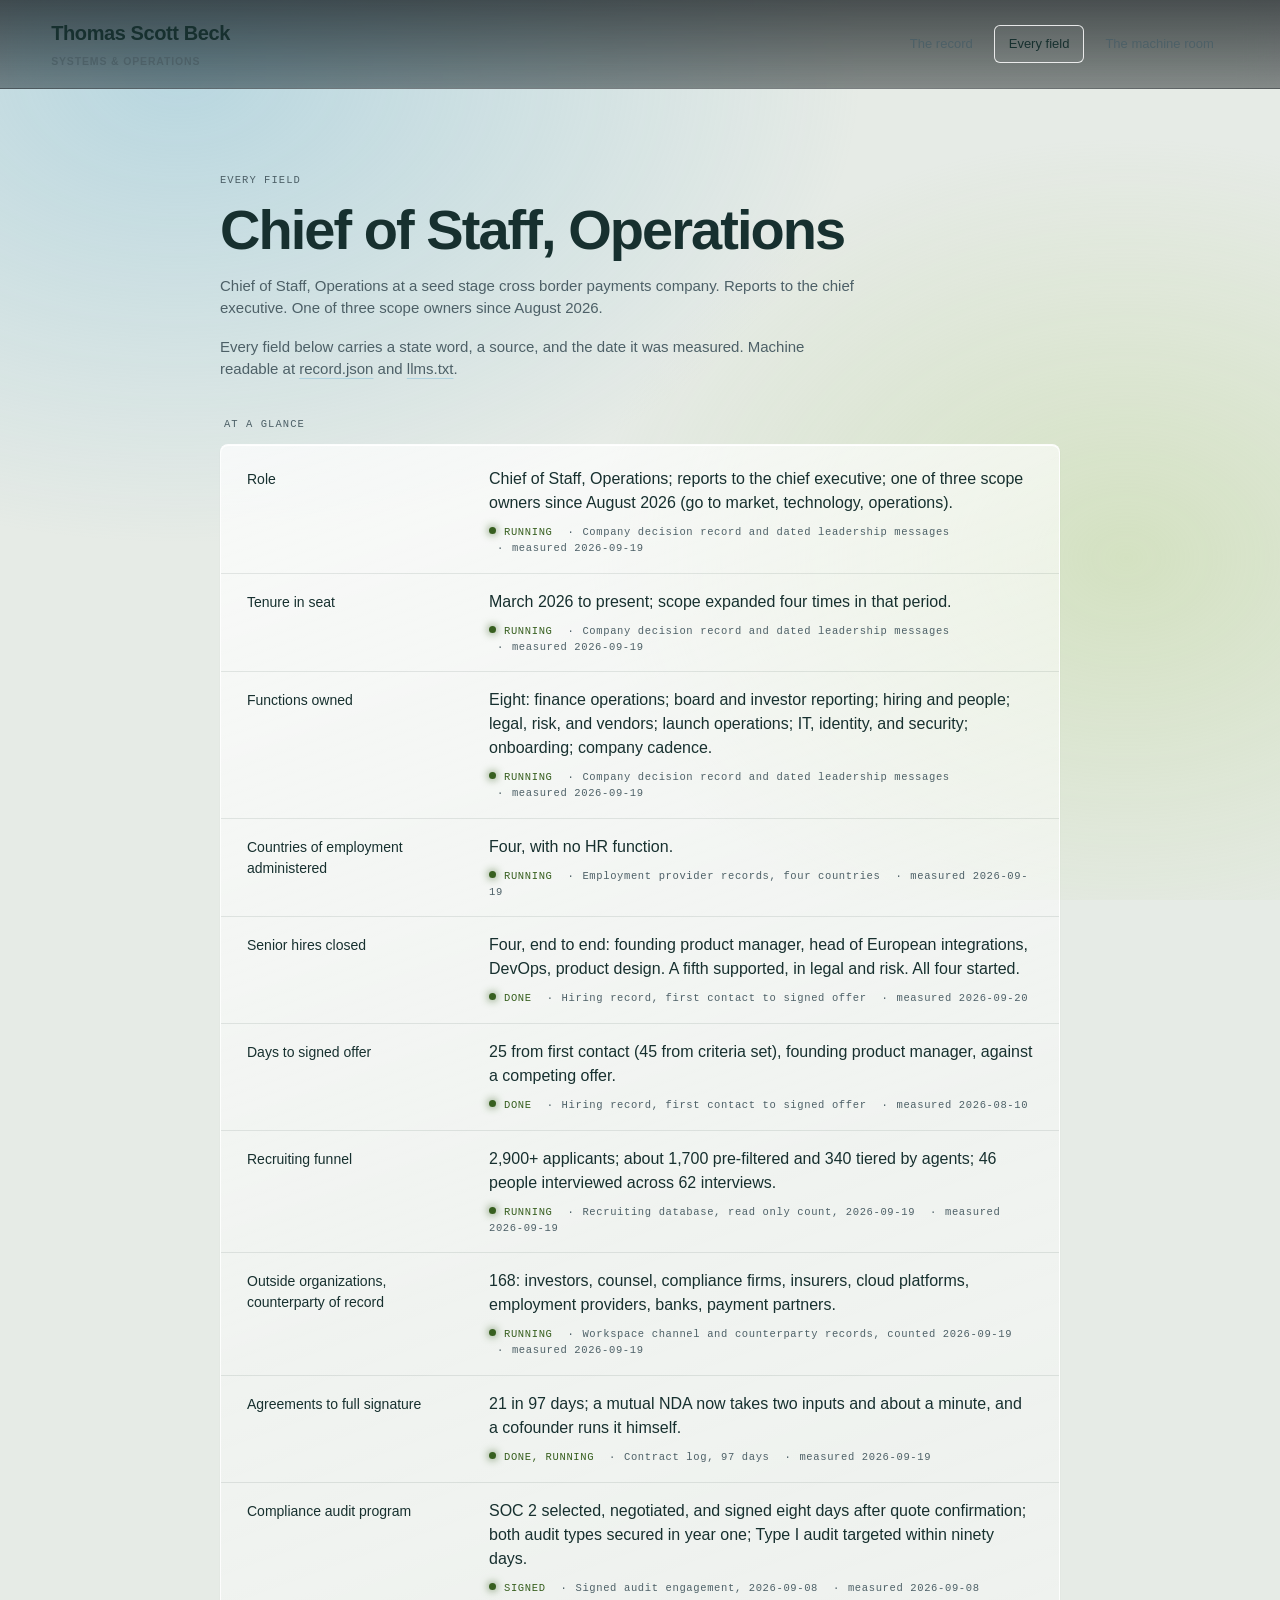
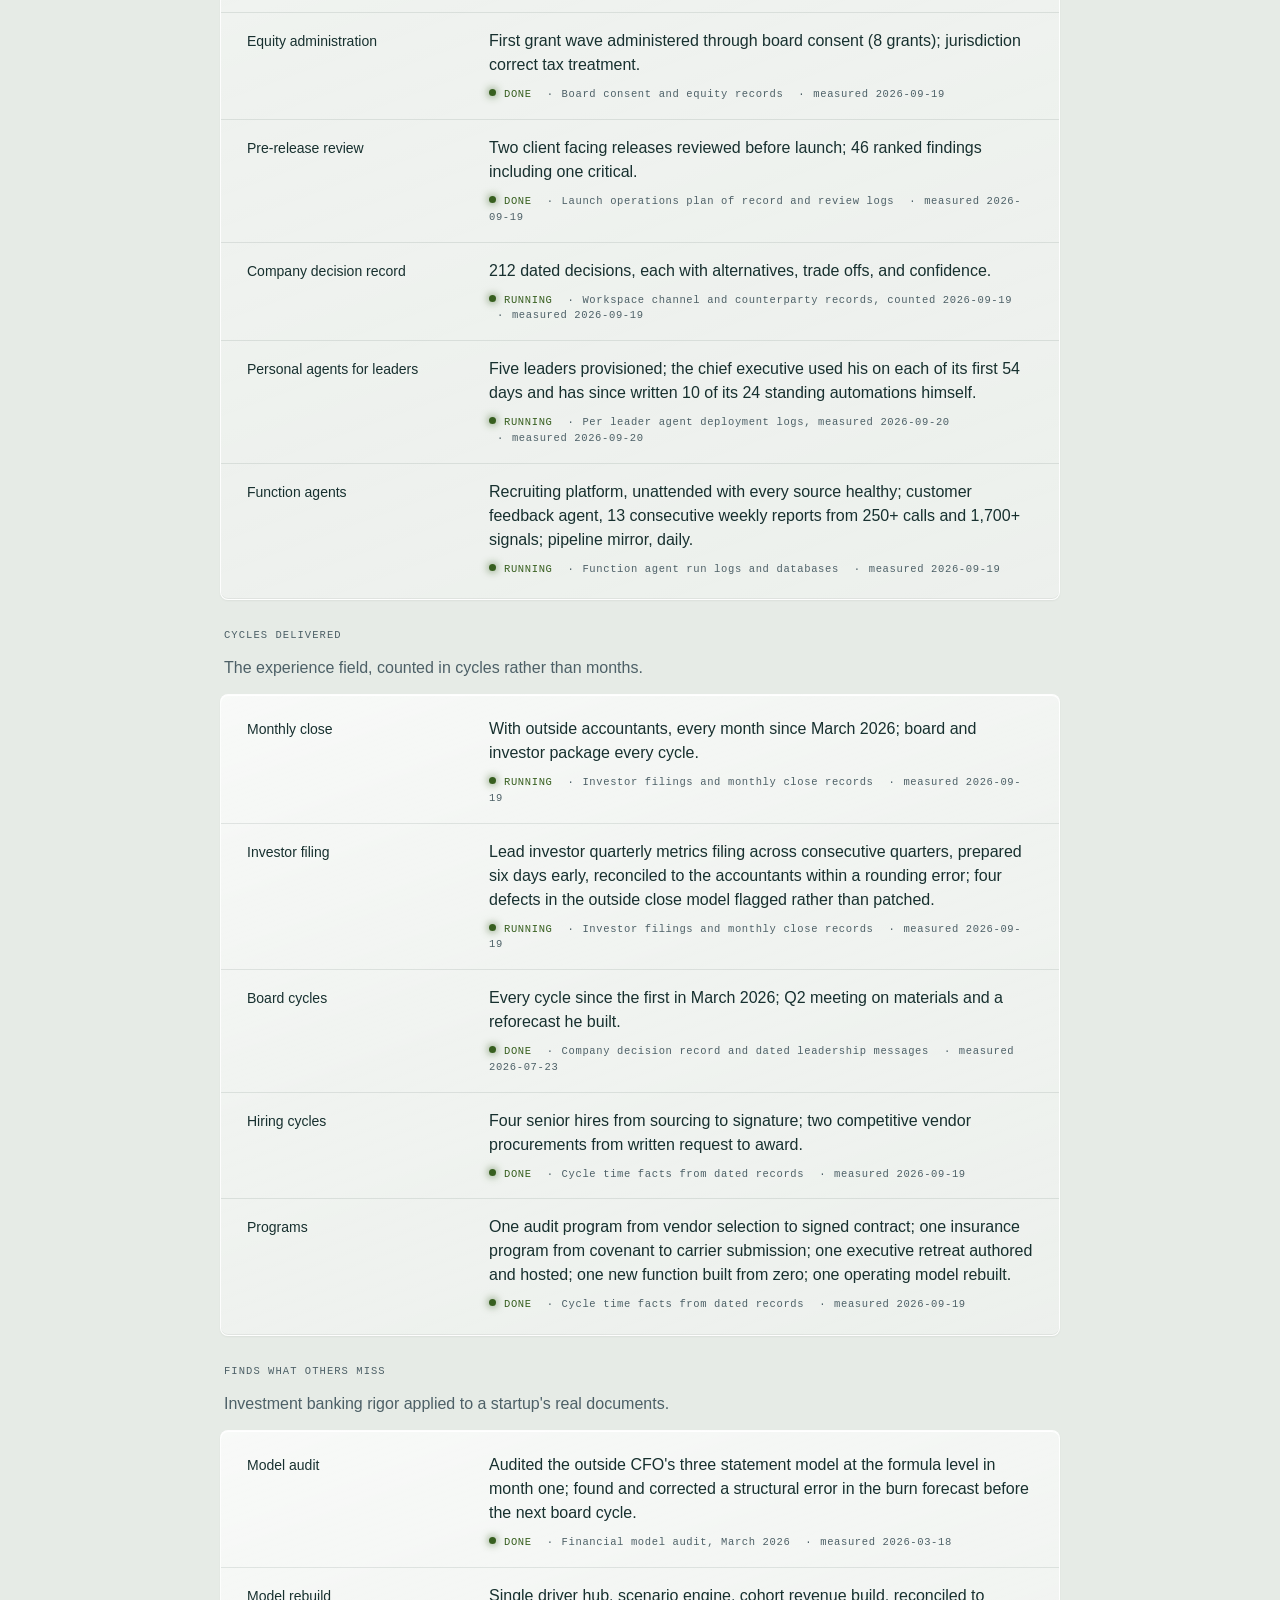
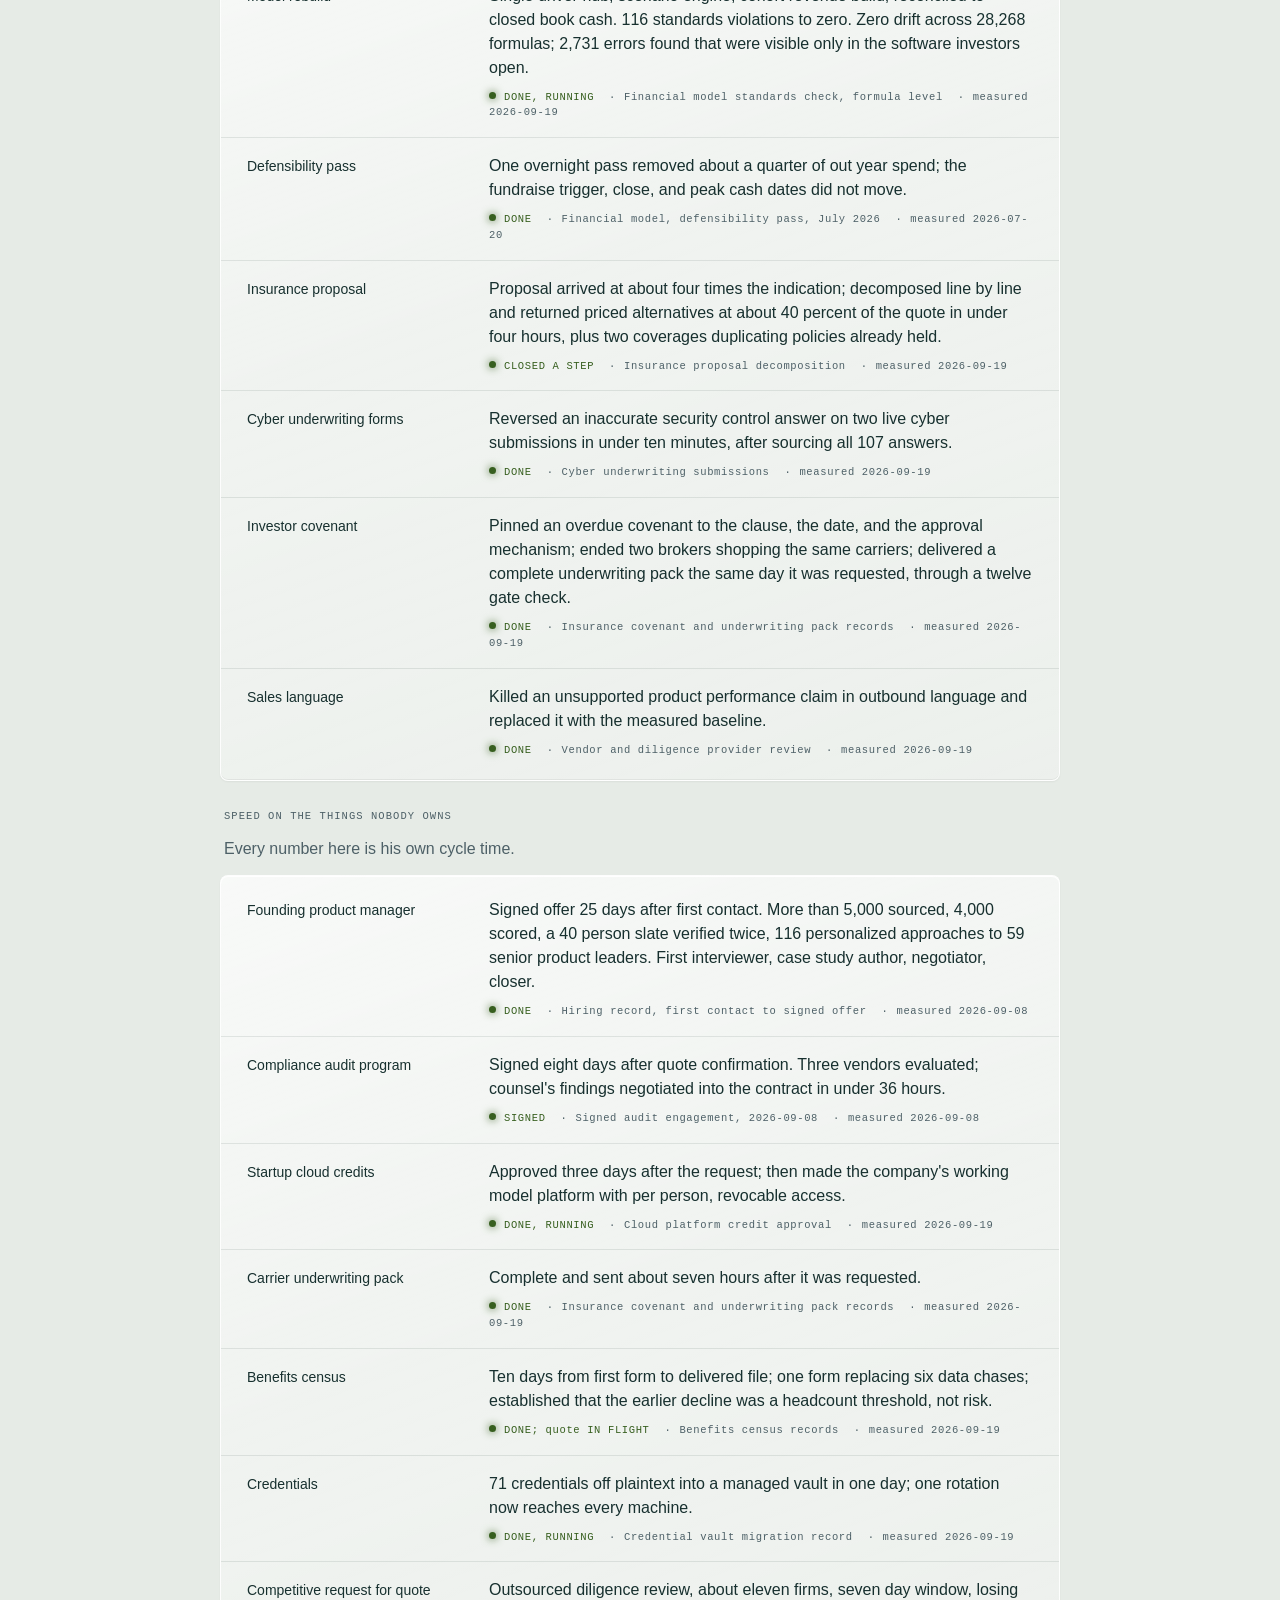
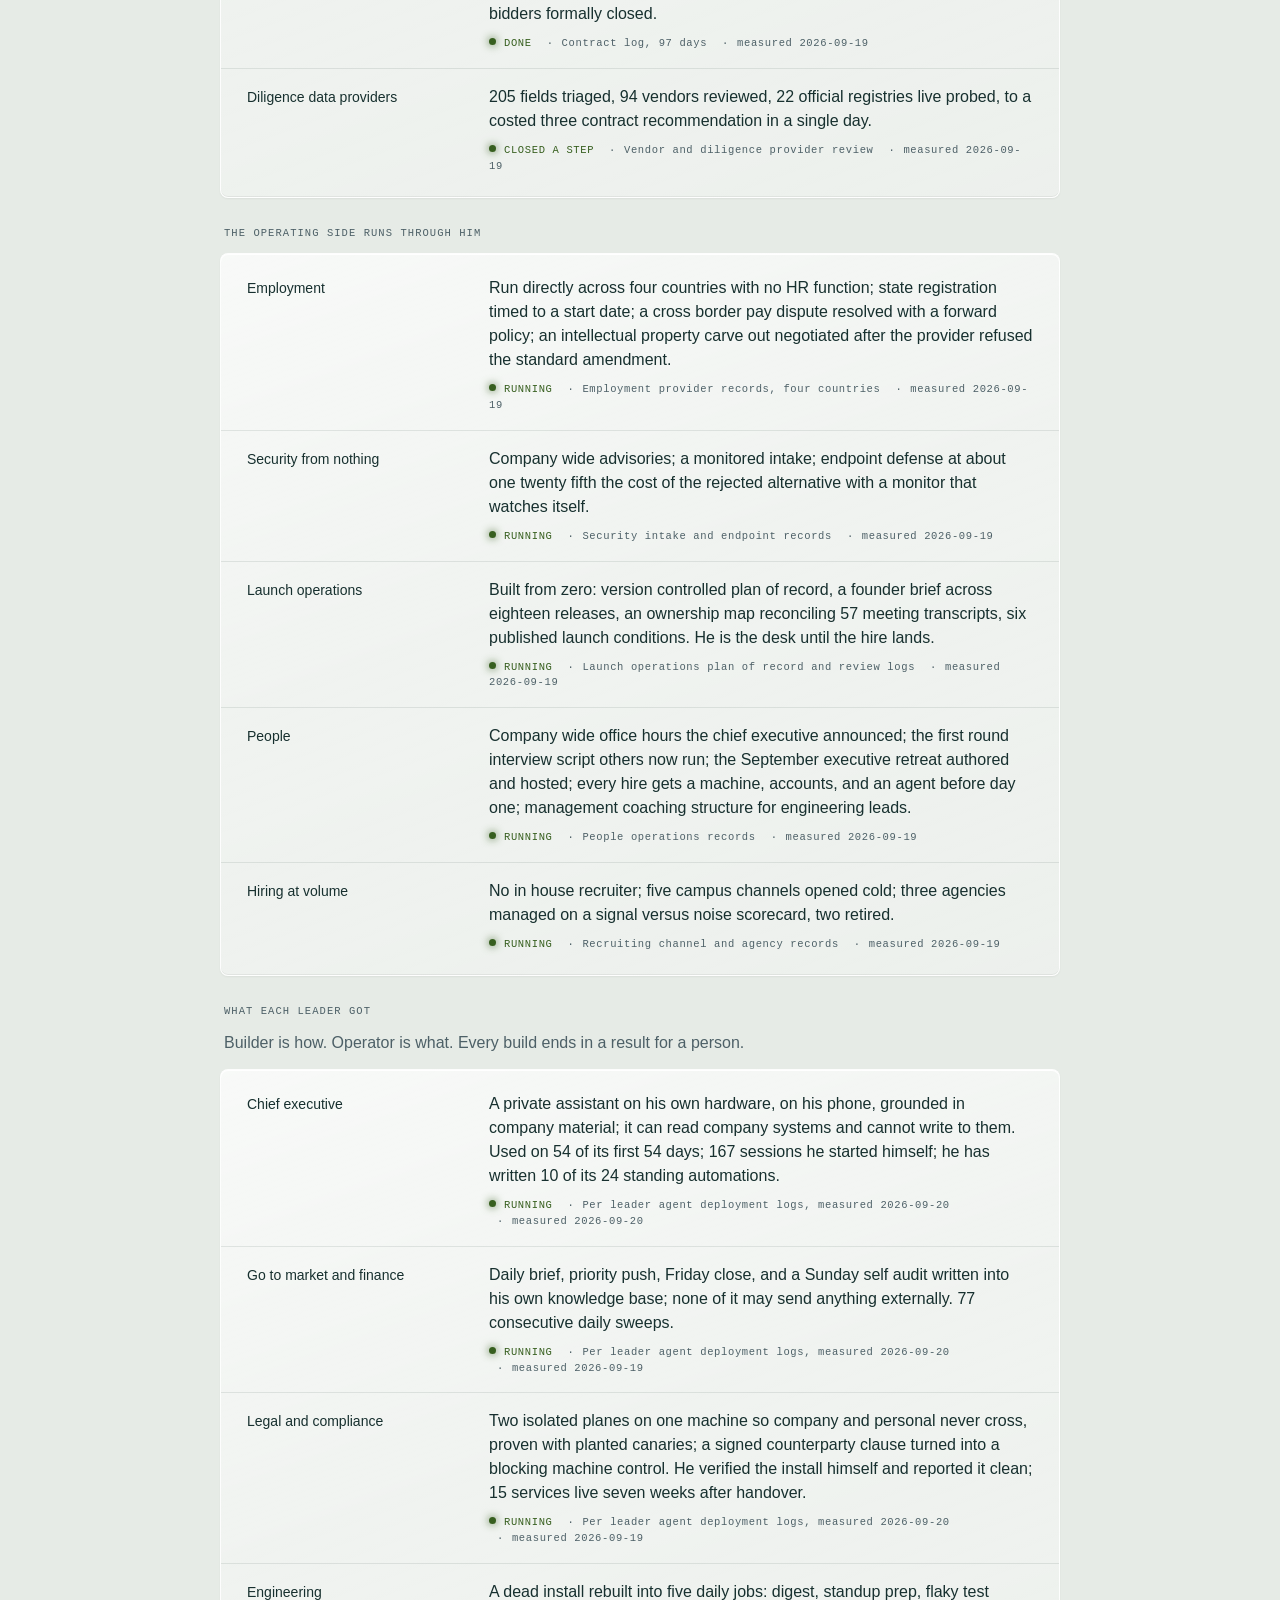
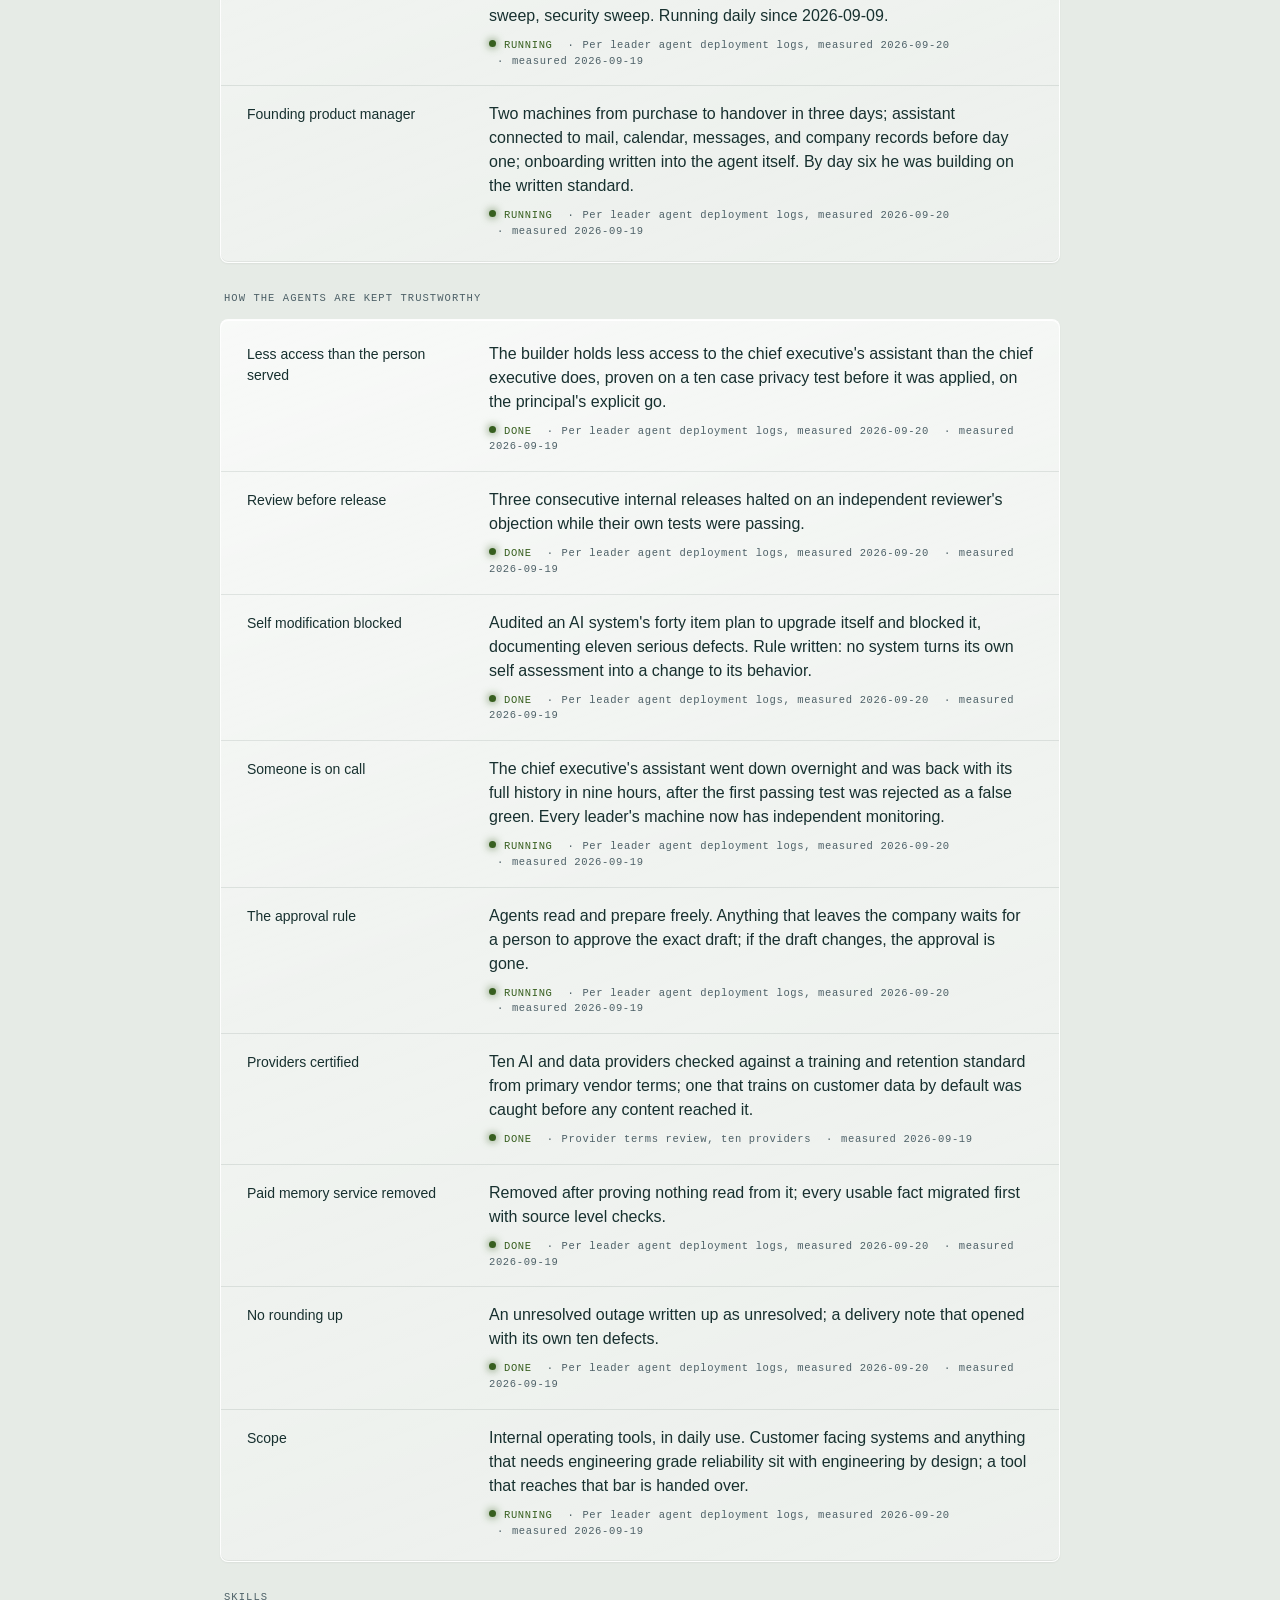
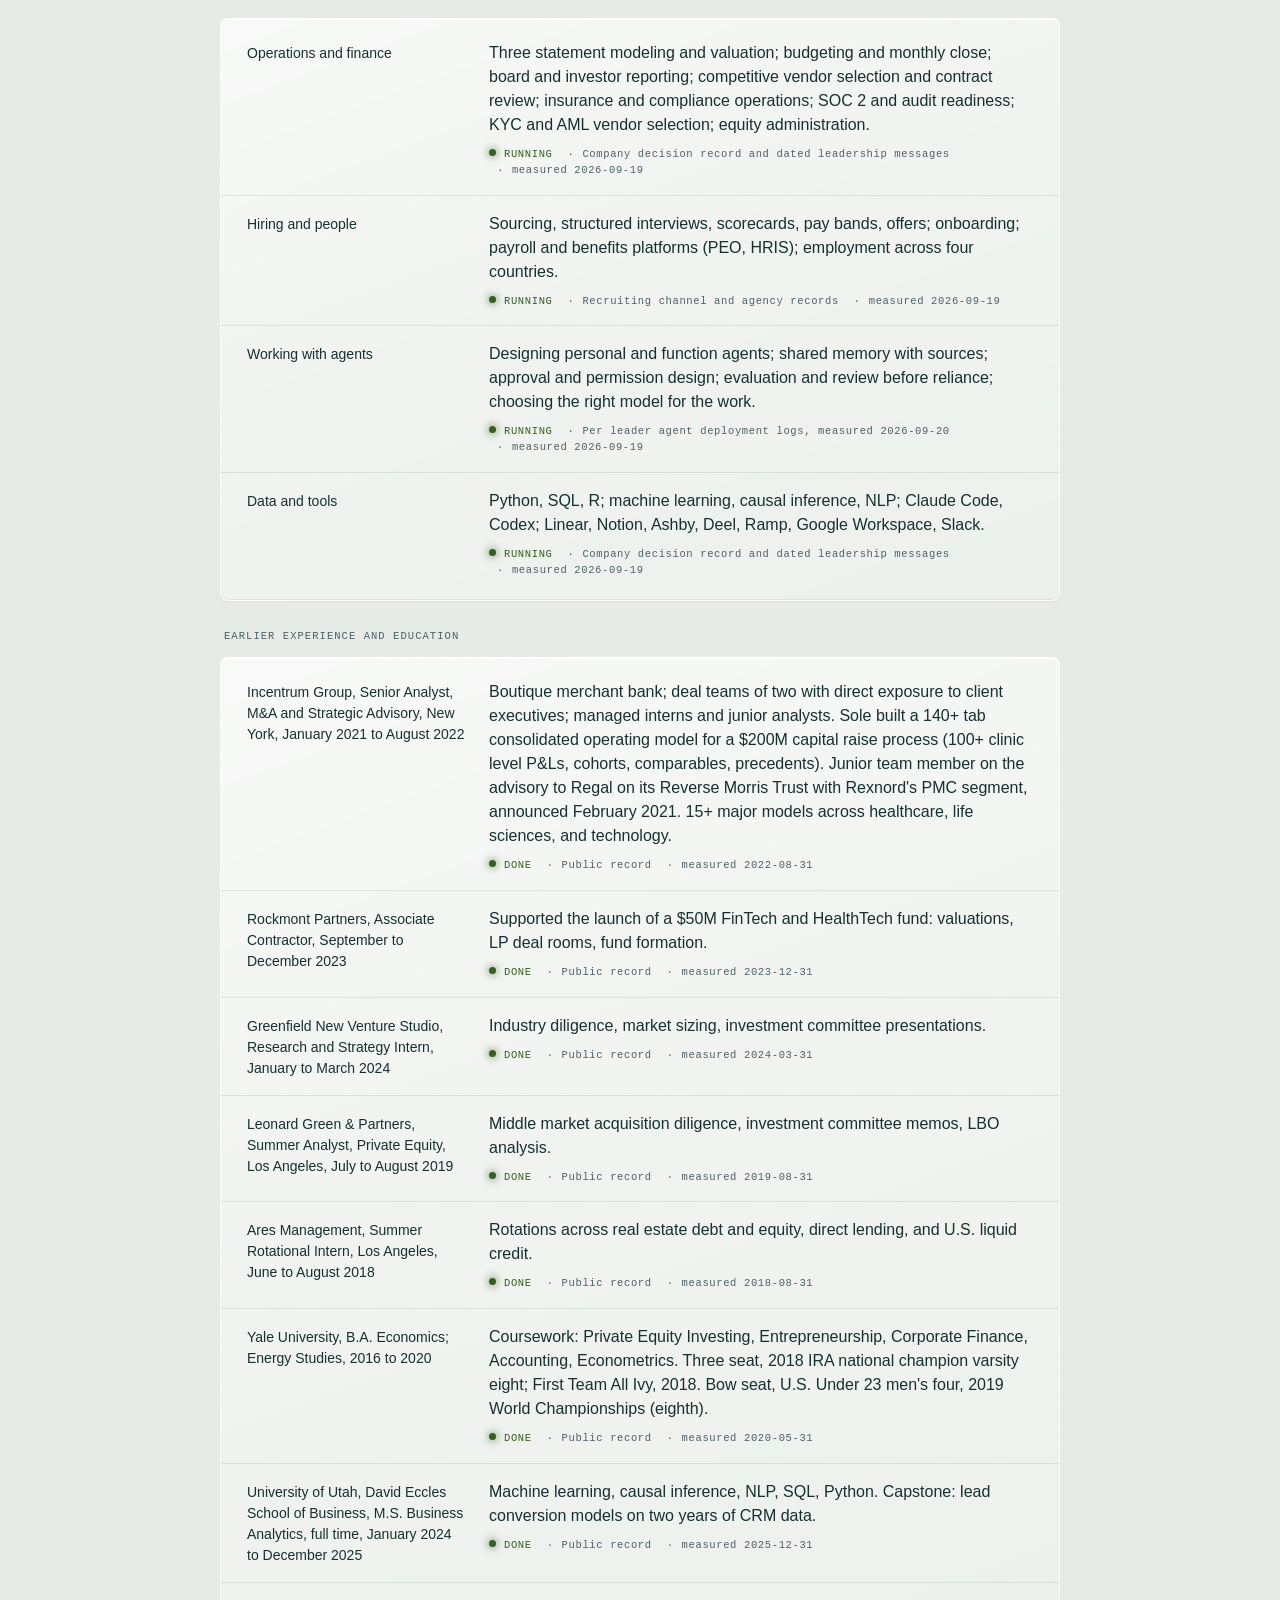
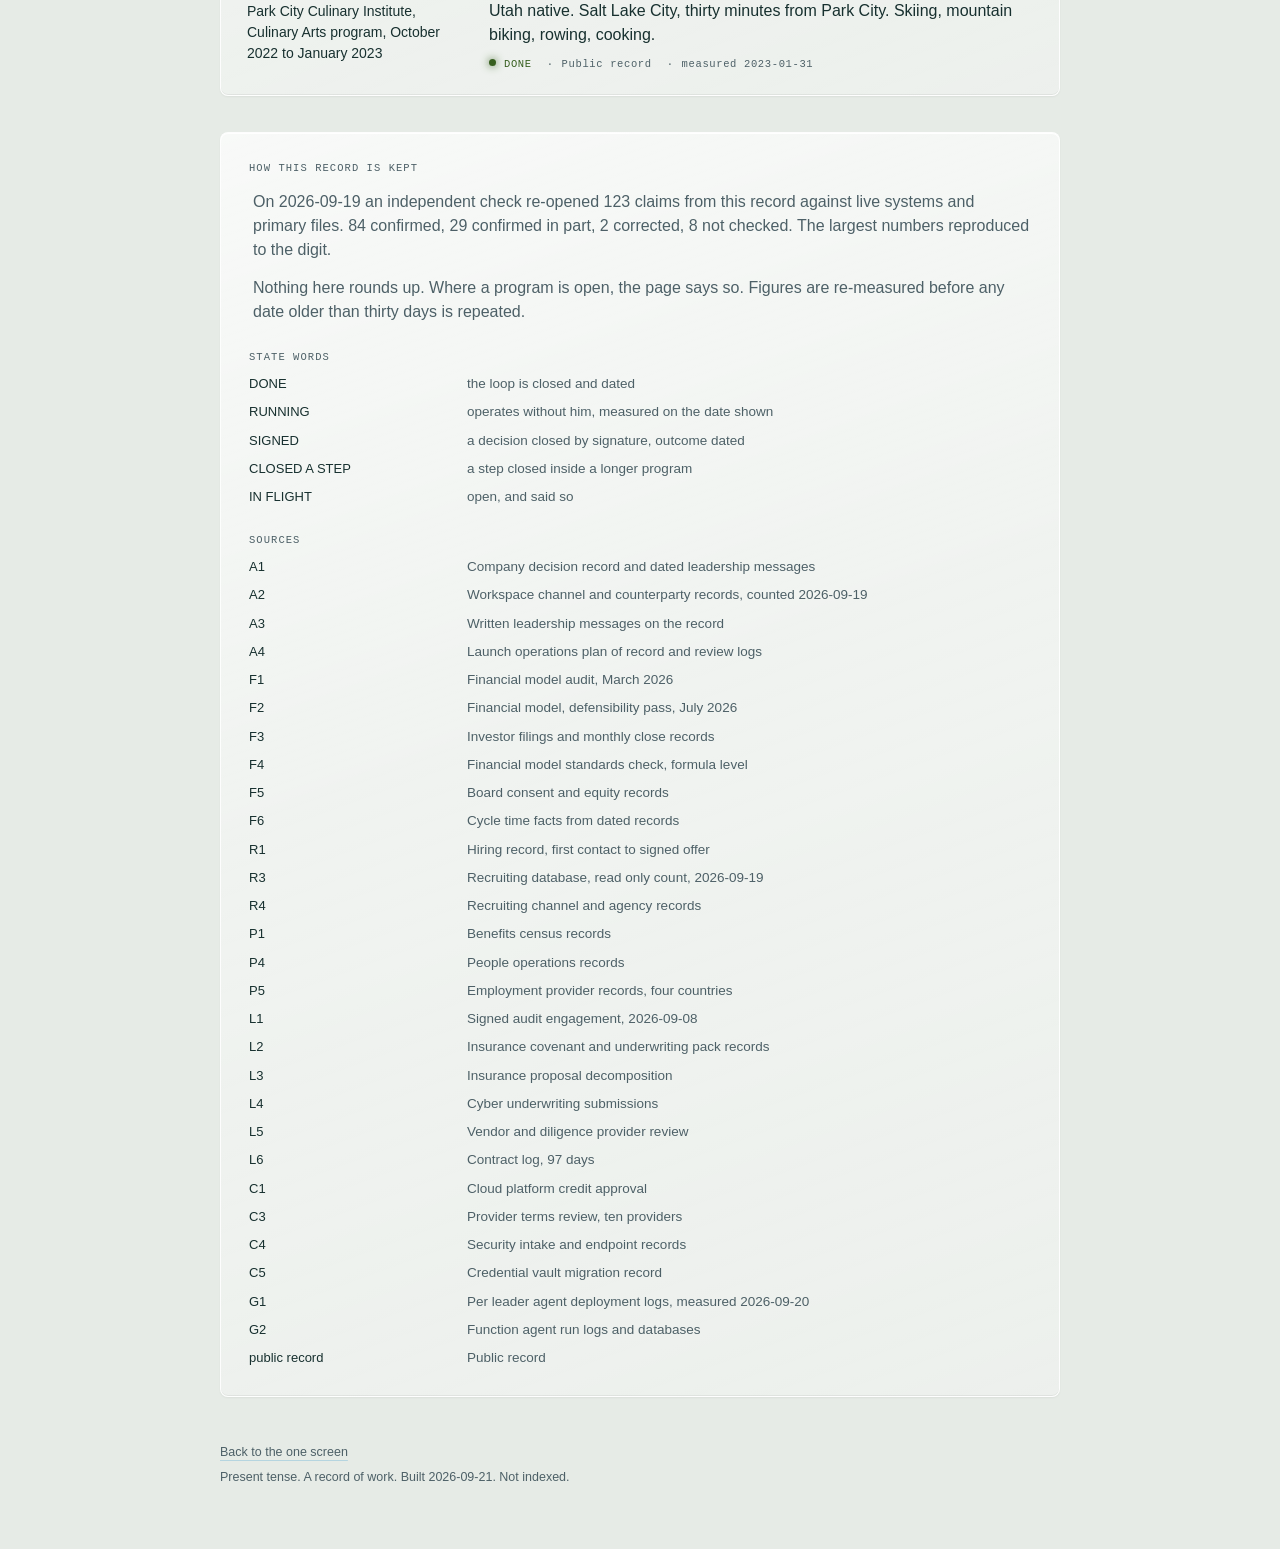
<file: record/23rjkckc/full/index.html>
<!doctype html>
<html lang="en">
<head>
<meta charset="utf-8">
<meta name="viewport" content="width=device-width, initial-scale=1">
<title>Thomas Scott Beck · Every field</title>
<meta name="description" content="The full record behind the resume: every field with a source, a state word, and a measured date.">
<meta name="robots" content="noindex, nofollow, noarchive">
<meta name="color-scheme" content="light dark">
<link rel="canonical" href="https://thomasbeck.ai/record/23rjkckc/full/">
<link rel="alternate" type="application/json" href="../record.json" title="The record, machine readable">
<meta property="og:type" content="profile"><meta property="og:title" content="Thomas Scott Beck · Every field"><meta property="og:description" content="Every field of the record with a source, a state word, and a measured date."><meta property="og:url" content="https://thomasbeck.ai/record/23rjkckc/full/"><meta property="og:image" content="https://thomasbeck.ai/og.jpg"><meta property="og:image:width" content="1200"><meta property="og:image:height" content="630"><meta name="twitter:card" content="summary_large_image"><meta name="theme-color" content="#0c1216" media="(prefers-color-scheme: dark)"><meta name="theme-color" content="#e6ebe6" media="(prefers-color-scheme: light)"><link rel="icon" href="https://thomasbeck.ai/favicon.svg" type="image/svg+xml">
<link rel="stylesheet" href="../style.css">
</head>
<body class="record">
<header class="bar"><a class="name" href="../">Thomas Scott Beck<span>Systems &amp; operations</span></a><nav aria-label="Record"><a href="../">The record</a><a href="./" aria-current="page">Every field</a><a href="../machine/">The machine room</a></nav></header>

<main>
  <section class="hero">
    <p class="kicker">Every field</p>
    <h1>Chief of Staff, Operations</h1>
    <p class="company">Chief of Staff, Operations at a seed stage cross border payments company. Reports to the chief executive. One of three scope owners since August 2026.</p>
    <p class="company">Every field below carries a state word, a source, and the date it was measured. Machine readable at <a href="../record.json">record.json</a> and <a href="../llms.txt">llms.txt</a>.</p>
  </section>

<section><h2>At a glance</h2><dl><div class="field"><dt>Role</dt><dd>Chief of Staff, Operations; reports to the chief executive; one of three scope owners since August 2026 (go to market, technology, operations).<span class="meta"><span class="state">RUNNING</span> <span class="src">Company decision record and dated leadership messages</span> <time datetime="2026-09-19">measured 2026-09-19</time></span></dd></div><div class="field"><dt>Tenure in seat</dt><dd>March 2026 to present; scope expanded four times in that period.<span class="meta"><span class="state">RUNNING</span> <span class="src">Company decision record and dated leadership messages</span> <time datetime="2026-09-19">measured 2026-09-19</time></span></dd></div><div class="field"><dt>Functions owned</dt><dd>Eight: finance operations; board and investor reporting; hiring and people; legal, risk, and vendors; launch operations; IT, identity, and security; onboarding; company cadence.<span class="meta"><span class="state">RUNNING</span> <span class="src">Company decision record and dated leadership messages</span> <time datetime="2026-09-19">measured 2026-09-19</time></span></dd></div><div class="field"><dt>Countries of employment administered</dt><dd>Four, with no HR function.<span class="meta"><span class="state">RUNNING</span> <span class="src">Employment provider records, four countries</span> <time datetime="2026-09-19">measured 2026-09-19</time></span></dd></div><div class="field"><dt>Senior hires closed</dt><dd>Four, end to end: founding product manager, head of European integrations, DevOps, product design. A fifth supported, in legal and risk. All four started.<span class="meta"><span class="state">DONE</span> <span class="src">Hiring record, first contact to signed offer</span> <time datetime="2026-09-20">measured 2026-09-20</time></span></dd></div><div class="field"><dt>Days to signed offer</dt><dd>25 from first contact (45 from criteria set), founding product manager, against a competing offer.<span class="meta"><span class="state">DONE</span> <span class="src">Hiring record, first contact to signed offer</span> <time datetime="2026-08-10">measured 2026-08-10</time></span></dd></div><div class="field"><dt>Recruiting funnel</dt><dd>2,900+ applicants; about 1,700 pre-filtered and 340 tiered by agents; 46 people interviewed across 62 interviews.<span class="meta"><span class="state">RUNNING</span> <span class="src">Recruiting database, read only count, 2026-09-19</span> <time datetime="2026-09-19">measured 2026-09-19</time></span></dd></div><div class="field"><dt>Outside organizations, counterparty of record</dt><dd>168: investors, counsel, compliance firms, insurers, cloud platforms, employment providers, banks, payment partners.<span class="meta"><span class="state">RUNNING</span> <span class="src">Workspace channel and counterparty records, counted 2026-09-19</span> <time datetime="2026-09-19">measured 2026-09-19</time></span></dd></div><div class="field"><dt>Agreements to full signature</dt><dd>21 in 97 days; a mutual NDA now takes two inputs and about a minute, and a cofounder runs it himself.<span class="meta"><span class="state">DONE, RUNNING</span> <span class="src">Contract log, 97 days</span> <time datetime="2026-09-19">measured 2026-09-19</time></span></dd></div><div class="field"><dt>Compliance audit program</dt><dd>SOC 2 selected, negotiated, and signed eight days after quote confirmation; both audit types secured in year one; Type I audit targeted within ninety days.<span class="meta"><span class="state">SIGNED</span> <span class="src">Signed audit engagement, 2026-09-08</span> <time datetime="2026-09-08">measured 2026-09-08</time></span></dd></div><div class="field"><dt>Equity administration</dt><dd>First grant wave administered through board consent (8 grants); jurisdiction correct tax treatment.<span class="meta"><span class="state">DONE</span> <span class="src">Board consent and equity records</span> <time datetime="2026-09-19">measured 2026-09-19</time></span></dd></div><div class="field"><dt>Pre-release review</dt><dd>Two client facing releases reviewed before launch; 46 ranked findings including one critical.<span class="meta"><span class="state">DONE</span> <span class="src">Launch operations plan of record and review logs</span> <time datetime="2026-09-19">measured 2026-09-19</time></span></dd></div><div class="field"><dt>Company decision record</dt><dd>212 dated decisions, each with alternatives, trade offs, and confidence.<span class="meta"><span class="state">RUNNING</span> <span class="src">Workspace channel and counterparty records, counted 2026-09-19</span> <time datetime="2026-09-19">measured 2026-09-19</time></span></dd></div><div class="field"><dt>Personal agents for leaders</dt><dd>Five leaders provisioned; the chief executive used his on each of its first 54 days and has since written 10 of its 24 standing automations himself.<span class="meta"><span class="state">RUNNING</span> <span class="src">Per leader agent deployment logs, measured 2026-09-20</span> <time datetime="2026-09-20">measured 2026-09-20</time></span></dd></div><div class="field"><dt>Function agents</dt><dd>Recruiting platform, unattended with every source healthy; customer feedback agent, 13 consecutive weekly reports from 250+ calls and 1,700+ signals; pipeline mirror, daily.<span class="meta"><span class="state">RUNNING</span> <span class="src">Function agent run logs and databases</span> <time datetime="2026-09-19">measured 2026-09-19</time></span></dd></div></dl></section><section><h2>Cycles delivered</h2><p class="intro">The experience field, counted in cycles rather than months.</p><dl><div class="field"><dt>Monthly close</dt><dd>With outside accountants, every month since March 2026; board and investor package every cycle.<span class="meta"><span class="state">RUNNING</span> <span class="src">Investor filings and monthly close records</span> <time datetime="2026-09-19">measured 2026-09-19</time></span></dd></div><div class="field"><dt>Investor filing</dt><dd>Lead investor quarterly metrics filing across consecutive quarters, prepared six days early, reconciled to the accountants within a rounding error; four defects in the outside close model flagged rather than patched.<span class="meta"><span class="state">RUNNING</span> <span class="src">Investor filings and monthly close records</span> <time datetime="2026-09-19">measured 2026-09-19</time></span></dd></div><div class="field"><dt>Board cycles</dt><dd>Every cycle since the first in March 2026; Q2 meeting on materials and a reforecast he built.<span class="meta"><span class="state">DONE</span> <span class="src">Company decision record and dated leadership messages</span> <time datetime="2026-07-23">measured 2026-07-23</time></span></dd></div><div class="field"><dt>Hiring cycles</dt><dd>Four senior hires from sourcing to signature; two competitive vendor procurements from written request to award.<span class="meta"><span class="state">DONE</span> <span class="src">Cycle time facts from dated records</span> <time datetime="2026-09-19">measured 2026-09-19</time></span></dd></div><div class="field"><dt>Programs</dt><dd>One audit program from vendor selection to signed contract; one insurance program from covenant to carrier submission; one executive retreat authored and hosted; one new function built from zero; one operating model rebuilt.<span class="meta"><span class="state">DONE</span> <span class="src">Cycle time facts from dated records</span> <time datetime="2026-09-19">measured 2026-09-19</time></span></dd></div></dl></section><section><h2>Finds what others miss</h2><p class="intro">Investment banking rigor applied to a startup&#x27;s real documents.</p><dl><div class="field"><dt>Model audit</dt><dd>Audited the outside CFO&#x27;s three statement model at the formula level in month one; found and corrected a structural error in the burn forecast before the next board cycle.<span class="meta"><span class="state">DONE</span> <span class="src">Financial model audit, March 2026</span> <time datetime="2026-03-18">measured 2026-03-18</time></span></dd></div><div class="field"><dt>Model rebuild</dt><dd>Single driver hub, scenario engine, cohort revenue build, reconciled to closed book cash. 116 standards violations to zero. Zero drift across 28,268 formulas; 2,731 errors found that were visible only in the software investors open.<span class="meta"><span class="state">DONE, RUNNING</span> <span class="src">Financial model standards check, formula level</span> <time datetime="2026-09-19">measured 2026-09-19</time></span></dd></div><div class="field"><dt>Defensibility pass</dt><dd>One overnight pass removed about a quarter of out year spend; the fundraise trigger, close, and peak cash dates did not move.<span class="meta"><span class="state">DONE</span> <span class="src">Financial model, defensibility pass, July 2026</span> <time datetime="2026-07-20">measured 2026-07-20</time></span></dd></div><div class="field"><dt>Insurance proposal</dt><dd>Proposal arrived at about four times the indication; decomposed line by line and returned priced alternatives at about 40 percent of the quote in under four hours, plus two coverages duplicating policies already held.<span class="meta"><span class="state">CLOSED A STEP</span> <span class="src">Insurance proposal decomposition</span> <time datetime="2026-09-19">measured 2026-09-19</time></span></dd></div><div class="field"><dt>Cyber underwriting forms</dt><dd>Reversed an inaccurate security control answer on two live cyber submissions in under ten minutes, after sourcing all 107 answers.<span class="meta"><span class="state">DONE</span> <span class="src">Cyber underwriting submissions</span> <time datetime="2026-09-19">measured 2026-09-19</time></span></dd></div><div class="field"><dt>Investor covenant</dt><dd>Pinned an overdue covenant to the clause, the date, and the approval mechanism; ended two brokers shopping the same carriers; delivered a complete underwriting pack the same day it was requested, through a twelve gate check.<span class="meta"><span class="state">DONE</span> <span class="src">Insurance covenant and underwriting pack records</span> <time datetime="2026-09-19">measured 2026-09-19</time></span></dd></div><div class="field"><dt>Sales language</dt><dd>Killed an unsupported product performance claim in outbound language and replaced it with the measured baseline.<span class="meta"><span class="state">DONE</span> <span class="src">Vendor and diligence provider review</span> <time datetime="2026-09-19">measured 2026-09-19</time></span></dd></div></dl></section><section><h2>Speed on the things nobody owns</h2><p class="intro">Every number here is his own cycle time.</p><dl><div class="field"><dt>Founding product manager</dt><dd>Signed offer 25 days after first contact. More than 5,000 sourced, 4,000 scored, a 40 person slate verified twice, 116 personalized approaches to 59 senior product leaders. First interviewer, case study author, negotiator, closer.<span class="meta"><span class="state">DONE</span> <span class="src">Hiring record, first contact to signed offer</span> <time datetime="2026-09-08">measured 2026-09-08</time></span></dd></div><div class="field"><dt>Compliance audit program</dt><dd>Signed eight days after quote confirmation. Three vendors evaluated; counsel&#x27;s findings negotiated into the contract in under 36 hours.<span class="meta"><span class="state">SIGNED</span> <span class="src">Signed audit engagement, 2026-09-08</span> <time datetime="2026-09-08">measured 2026-09-08</time></span></dd></div><div class="field"><dt>Startup cloud credits</dt><dd>Approved three days after the request; then made the company&#x27;s working model platform with per person, revocable access.<span class="meta"><span class="state">DONE, RUNNING</span> <span class="src">Cloud platform credit approval</span> <time datetime="2026-09-19">measured 2026-09-19</time></span></dd></div><div class="field"><dt>Carrier underwriting pack</dt><dd>Complete and sent about seven hours after it was requested.<span class="meta"><span class="state">DONE</span> <span class="src">Insurance covenant and underwriting pack records</span> <time datetime="2026-09-19">measured 2026-09-19</time></span></dd></div><div class="field"><dt>Benefits census</dt><dd>Ten days from first form to delivered file; one form replacing six data chases; established that the earlier decline was a headcount threshold, not risk.<span class="meta"><span class="state">DONE; quote IN FLIGHT</span> <span class="src">Benefits census records</span> <time datetime="2026-09-19">measured 2026-09-19</time></span></dd></div><div class="field"><dt>Credentials</dt><dd>71 credentials off plaintext into a managed vault in one day; one rotation now reaches every machine.<span class="meta"><span class="state">DONE, RUNNING</span> <span class="src">Credential vault migration record</span> <time datetime="2026-09-19">measured 2026-09-19</time></span></dd></div><div class="field"><dt>Competitive request for quote</dt><dd>Outsourced diligence review, about eleven firms, seven day window, losing bidders formally closed.<span class="meta"><span class="state">DONE</span> <span class="src">Contract log, 97 days</span> <time datetime="2026-09-19">measured 2026-09-19</time></span></dd></div><div class="field"><dt>Diligence data providers</dt><dd>205 fields triaged, 94 vendors reviewed, 22 official registries live probed, to a costed three contract recommendation in a single day.<span class="meta"><span class="state">CLOSED A STEP</span> <span class="src">Vendor and diligence provider review</span> <time datetime="2026-09-19">measured 2026-09-19</time></span></dd></div></dl></section><section><h2>The operating side runs through him</h2><dl><div class="field"><dt>Employment</dt><dd>Run directly across four countries with no HR function; state registration timed to a start date; a cross border pay dispute resolved with a forward policy; an intellectual property carve out negotiated after the provider refused the standard amendment.<span class="meta"><span class="state">RUNNING</span> <span class="src">Employment provider records, four countries</span> <time datetime="2026-09-19">measured 2026-09-19</time></span></dd></div><div class="field"><dt>Security from nothing</dt><dd>Company wide advisories; a monitored intake; endpoint defense at about one twenty fifth the cost of the rejected alternative with a monitor that watches itself.<span class="meta"><span class="state">RUNNING</span> <span class="src">Security intake and endpoint records</span> <time datetime="2026-09-19">measured 2026-09-19</time></span></dd></div><div class="field"><dt>Launch operations</dt><dd>Built from zero: version controlled plan of record, a founder brief across eighteen releases, an ownership map reconciling 57 meeting transcripts, six published launch conditions. He is the desk until the hire lands.<span class="meta"><span class="state">RUNNING</span> <span class="src">Launch operations plan of record and review logs</span> <time datetime="2026-09-19">measured 2026-09-19</time></span></dd></div><div class="field"><dt>People</dt><dd>Company wide office hours the chief executive announced; the first round interview script others now run; the September executive retreat authored and hosted; every hire gets a machine, accounts, and an agent before day one; management coaching structure for engineering leads.<span class="meta"><span class="state">RUNNING</span> <span class="src">People operations records</span> <time datetime="2026-09-19">measured 2026-09-19</time></span></dd></div><div class="field"><dt>Hiring at volume</dt><dd>No in house recruiter; five campus channels opened cold; three agencies managed on a signal versus noise scorecard, two retired.<span class="meta"><span class="state">RUNNING</span> <span class="src">Recruiting channel and agency records</span> <time datetime="2026-09-19">measured 2026-09-19</time></span></dd></div></dl></section><section><h2>What each leader got</h2><p class="intro">Builder is how. Operator is what. Every build ends in a result for a person.</p><dl><div class="field"><dt>Chief executive</dt><dd>A private assistant on his own hardware, on his phone, grounded in company material; it can read company systems and cannot write to them. Used on 54 of its first 54 days; 167 sessions he started himself; he has written 10 of its 24 standing automations.<span class="meta"><span class="state">RUNNING</span> <span class="src">Per leader agent deployment logs, measured 2026-09-20</span> <time datetime="2026-09-20">measured 2026-09-20</time></span></dd></div><div class="field"><dt>Go to market and finance</dt><dd>Daily brief, priority push, Friday close, and a Sunday self audit written into his own knowledge base; none of it may send anything externally. 77 consecutive daily sweeps.<span class="meta"><span class="state">RUNNING</span> <span class="src">Per leader agent deployment logs, measured 2026-09-20</span> <time datetime="2026-09-19">measured 2026-09-19</time></span></dd></div><div class="field"><dt>Legal and compliance</dt><dd>Two isolated planes on one machine so company and personal never cross, proven with planted canaries; a signed counterparty clause turned into a blocking machine control. He verified the install himself and reported it clean; 15 services live seven weeks after handover.<span class="meta"><span class="state">RUNNING</span> <span class="src">Per leader agent deployment logs, measured 2026-09-20</span> <time datetime="2026-09-19">measured 2026-09-19</time></span></dd></div><div class="field"><dt>Engineering</dt><dd>A dead install rebuilt into five daily jobs: digest, standup prep, flaky test sweep, security sweep. Running daily since 2026-09-09.<span class="meta"><span class="state">RUNNING</span> <span class="src">Per leader agent deployment logs, measured 2026-09-20</span> <time datetime="2026-09-19">measured 2026-09-19</time></span></dd></div><div class="field"><dt>Founding product manager</dt><dd>Two machines from purchase to handover in three days; assistant connected to mail, calendar, messages, and company records before day one; onboarding written into the agent itself. By day six he was building on the written standard.<span class="meta"><span class="state">RUNNING</span> <span class="src">Per leader agent deployment logs, measured 2026-09-20</span> <time datetime="2026-09-19">measured 2026-09-19</time></span></dd></div></dl></section><section><h2>How the agents are kept trustworthy</h2><dl><div class="field"><dt>Less access than the person served</dt><dd>The builder holds less access to the chief executive&#x27;s assistant than the chief executive does, proven on a ten case privacy test before it was applied, on the principal&#x27;s explicit go.<span class="meta"><span class="state">DONE</span> <span class="src">Per leader agent deployment logs, measured 2026-09-20</span> <time datetime="2026-09-19">measured 2026-09-19</time></span></dd></div><div class="field"><dt>Review before release</dt><dd>Three consecutive internal releases halted on an independent reviewer&#x27;s objection while their own tests were passing.<span class="meta"><span class="state">DONE</span> <span class="src">Per leader agent deployment logs, measured 2026-09-20</span> <time datetime="2026-09-19">measured 2026-09-19</time></span></dd></div><div class="field"><dt>Self modification blocked</dt><dd>Audited an AI system&#x27;s forty item plan to upgrade itself and blocked it, documenting eleven serious defects. Rule written: no system turns its own self assessment into a change to its behavior.<span class="meta"><span class="state">DONE</span> <span class="src">Per leader agent deployment logs, measured 2026-09-20</span> <time datetime="2026-09-19">measured 2026-09-19</time></span></dd></div><div class="field"><dt>Someone is on call</dt><dd>The chief executive&#x27;s assistant went down overnight and was back with its full history in nine hours, after the first passing test was rejected as a false green. Every leader&#x27;s machine now has independent monitoring.<span class="meta"><span class="state">RUNNING</span> <span class="src">Per leader agent deployment logs, measured 2026-09-20</span> <time datetime="2026-09-19">measured 2026-09-19</time></span></dd></div><div class="field"><dt>The approval rule</dt><dd>Agents read and prepare freely. Anything that leaves the company waits for a person to approve the exact draft; if the draft changes, the approval is gone.<span class="meta"><span class="state">RUNNING</span> <span class="src">Per leader agent deployment logs, measured 2026-09-20</span> <time datetime="2026-09-19">measured 2026-09-19</time></span></dd></div><div class="field"><dt>Providers certified</dt><dd>Ten AI and data providers checked against a training and retention standard from primary vendor terms; one that trains on customer data by default was caught before any content reached it.<span class="meta"><span class="state">DONE</span> <span class="src">Provider terms review, ten providers</span> <time datetime="2026-09-19">measured 2026-09-19</time></span></dd></div><div class="field"><dt>Paid memory service removed</dt><dd>Removed after proving nothing read from it; every usable fact migrated first with source level checks.<span class="meta"><span class="state">DONE</span> <span class="src">Per leader agent deployment logs, measured 2026-09-20</span> <time datetime="2026-09-19">measured 2026-09-19</time></span></dd></div><div class="field"><dt>No rounding up</dt><dd>An unresolved outage written up as unresolved; a delivery note that opened with its own ten defects.<span class="meta"><span class="state">DONE</span> <span class="src">Per leader agent deployment logs, measured 2026-09-20</span> <time datetime="2026-09-19">measured 2026-09-19</time></span></dd></div><div class="field"><dt>Scope</dt><dd>Internal operating tools, in daily use. Customer facing systems and anything that needs engineering grade reliability sit with engineering by design; a tool that reaches that bar is handed over.<span class="meta"><span class="state">RUNNING</span> <span class="src">Per leader agent deployment logs, measured 2026-09-20</span> <time datetime="2026-09-19">measured 2026-09-19</time></span></dd></div></dl></section><section><h2>Skills</h2><dl><div class="field"><dt>Operations and finance</dt><dd>Three statement modeling and valuation; budgeting and monthly close; board and investor reporting; competitive vendor selection and contract review; insurance and compliance operations; SOC 2 and audit readiness; KYC and AML vendor selection; equity administration.<span class="meta"><span class="state">RUNNING</span> <span class="src">Company decision record and dated leadership messages</span> <time datetime="2026-09-19">measured 2026-09-19</time></span></dd></div><div class="field"><dt>Hiring and people</dt><dd>Sourcing, structured interviews, scorecards, pay bands, offers; onboarding; payroll and benefits platforms (PEO, HRIS); employment across four countries.<span class="meta"><span class="state">RUNNING</span> <span class="src">Recruiting channel and agency records</span> <time datetime="2026-09-19">measured 2026-09-19</time></span></dd></div><div class="field"><dt>Working with agents</dt><dd>Designing personal and function agents; shared memory with sources; approval and permission design; evaluation and review before reliance; choosing the right model for the work.<span class="meta"><span class="state">RUNNING</span> <span class="src">Per leader agent deployment logs, measured 2026-09-20</span> <time datetime="2026-09-19">measured 2026-09-19</time></span></dd></div><div class="field"><dt>Data and tools</dt><dd>Python, SQL, R; machine learning, causal inference, NLP; Claude Code, Codex; Linear, Notion, Ashby, Deel, Ramp, Google Workspace, Slack.<span class="meta"><span class="state">RUNNING</span> <span class="src">Company decision record and dated leadership messages</span> <time datetime="2026-09-19">measured 2026-09-19</time></span></dd></div></dl></section><section><h2>Earlier experience and education</h2><dl><div class="field"><dt>Incentrum Group, Senior Analyst, M&amp;A and Strategic Advisory, New York, January 2021 to August 2022</dt><dd>Boutique merchant bank; deal teams of two with direct exposure to client executives; managed interns and junior analysts. Sole built a 140+ tab consolidated operating model for a $200M capital raise process (100+ clinic level P&amp;Ls, cohorts, comparables, precedents). Junior team member on the advisory to Regal on its Reverse Morris Trust with Rexnord&#x27;s PMC segment, announced February 2021. 15+ major models across healthcare, life sciences, and technology.<span class="meta"><span class="state">DONE</span> <span class="src">Public record</span> <time datetime="2022-08-31">measured 2022-08-31</time></span></dd></div><div class="field"><dt>Rockmont Partners, Associate Contractor, September to December 2023</dt><dd>Supported the launch of a $50M FinTech and HealthTech fund: valuations, LP deal rooms, fund formation.<span class="meta"><span class="state">DONE</span> <span class="src">Public record</span> <time datetime="2023-12-31">measured 2023-12-31</time></span></dd></div><div class="field"><dt>Greenfield New Venture Studio, Research and Strategy Intern, January to March 2024</dt><dd>Industry diligence, market sizing, investment committee presentations.<span class="meta"><span class="state">DONE</span> <span class="src">Public record</span> <time datetime="2024-03-31">measured 2024-03-31</time></span></dd></div><div class="field"><dt>Leonard Green &amp; Partners, Summer Analyst, Private Equity, Los Angeles, July to August 2019</dt><dd>Middle market acquisition diligence, investment committee memos, LBO analysis.<span class="meta"><span class="state">DONE</span> <span class="src">Public record</span> <time datetime="2019-08-31">measured 2019-08-31</time></span></dd></div><div class="field"><dt>Ares Management, Summer Rotational Intern, Los Angeles, June to August 2018</dt><dd>Rotations across real estate debt and equity, direct lending, and U.S. liquid credit.<span class="meta"><span class="state">DONE</span> <span class="src">Public record</span> <time datetime="2018-08-31">measured 2018-08-31</time></span></dd></div><div class="field"><dt>Yale University, B.A. Economics; Energy Studies, 2016 to 2020</dt><dd>Coursework: Private Equity Investing, Entrepreneurship, Corporate Finance, Accounting, Econometrics. Three seat, 2018 IRA national champion varsity eight; First Team All Ivy, 2018. Bow seat, U.S. Under 23 men&#x27;s four, 2019 World Championships (eighth).<span class="meta"><span class="state">DONE</span> <span class="src">Public record</span> <time datetime="2020-05-31">measured 2020-05-31</time></span></dd></div><div class="field"><dt>University of Utah, David Eccles School of Business, M.S. Business Analytics, full time, January 2024 to December 2025</dt><dd>Machine learning, causal inference, NLP, SQL, Python. Capstone: lead conversion models on two years of CRM data.<span class="meta"><span class="state">DONE</span> <span class="src">Public record</span> <time datetime="2025-12-31">measured 2025-12-31</time></span></dd></div><div class="field"><dt>Park City Culinary Institute, Culinary Arts program, October 2022 to January 2023</dt><dd>Utah native. Salt Lake City, thirty minutes from Park City. Skiing, mountain biking, rowing, cooking.<span class="meta"><span class="state">DONE</span> <span class="src">Public record</span> <time datetime="2023-01-31">measured 2023-01-31</time></span></dd></div></dl></section>

<section id="kept" class="slab kept">
  <h2>How this record is kept</h2>
  <p class="intro">On 2026-09-19 an independent check re-opened 123 claims from this record against live systems and primary files. 84 confirmed, 29 confirmed in part, 2 corrected, 8 not checked. The largest numbers reproduced to the digit.</p>
  <p class="intro">Nothing here rounds up. Where a program is open, the page says so. Figures are re-measured before any date older than thirty days is repeated.</p>
  <h3>State words</h3>
  <dl class="legend"><dt>DONE</dt><dd>the loop is closed and dated</dd><dt>RUNNING</dt><dd>operates without him, measured on the date shown</dd><dt>SIGNED</dt><dd>a decision closed by signature, outcome dated</dd><dt>CLOSED A STEP</dt><dd>a step closed inside a longer program</dd><dt>IN FLIGHT</dt><dd>open, and said so</dd></dl>
  <h3>Sources</h3>
  <dl class="legend"><dt>A1</dt><dd>Company decision record and dated leadership messages</dd><dt>A2</dt><dd>Workspace channel and counterparty records, counted 2026-09-19</dd><dt>A3</dt><dd>Written leadership messages on the record</dd><dt>A4</dt><dd>Launch operations plan of record and review logs</dd><dt>F1</dt><dd>Financial model audit, March 2026</dd><dt>F2</dt><dd>Financial model, defensibility pass, July 2026</dd><dt>F3</dt><dd>Investor filings and monthly close records</dd><dt>F4</dt><dd>Financial model standards check, formula level</dd><dt>F5</dt><dd>Board consent and equity records</dd><dt>F6</dt><dd>Cycle time facts from dated records</dd><dt>R1</dt><dd>Hiring record, first contact to signed offer</dd><dt>R3</dt><dd>Recruiting database, read only count, 2026-09-19</dd><dt>R4</dt><dd>Recruiting channel and agency records</dd><dt>P1</dt><dd>Benefits census records</dd><dt>P4</dt><dd>People operations records</dd><dt>P5</dt><dd>Employment provider records, four countries</dd><dt>L1</dt><dd>Signed audit engagement, 2026-09-08</dd><dt>L2</dt><dd>Insurance covenant and underwriting pack records</dd><dt>L3</dt><dd>Insurance proposal decomposition</dd><dt>L4</dt><dd>Cyber underwriting submissions</dd><dt>L5</dt><dd>Vendor and diligence provider review</dd><dt>L6</dt><dd>Contract log, 97 days</dd><dt>C1</dt><dd>Cloud platform credit approval</dd><dt>C3</dt><dd>Provider terms review, ten providers</dd><dt>C4</dt><dd>Security intake and endpoint records</dd><dt>C5</dt><dd>Credential vault migration record</dd><dt>G1</dt><dd>Per leader agent deployment logs, measured 2026-09-20</dd><dt>G2</dt><dd>Function agent run logs and databases</dd><dt>public record</dt><dd>Public record</dd></dl>
</section>
</main>

<footer>
  <p><a href="../">Back to the one screen</a></p>
  <p>Present tense. A record of work. Built 2026-09-21. Not indexed.</p>
</footer>
</body>
</html>
</file>
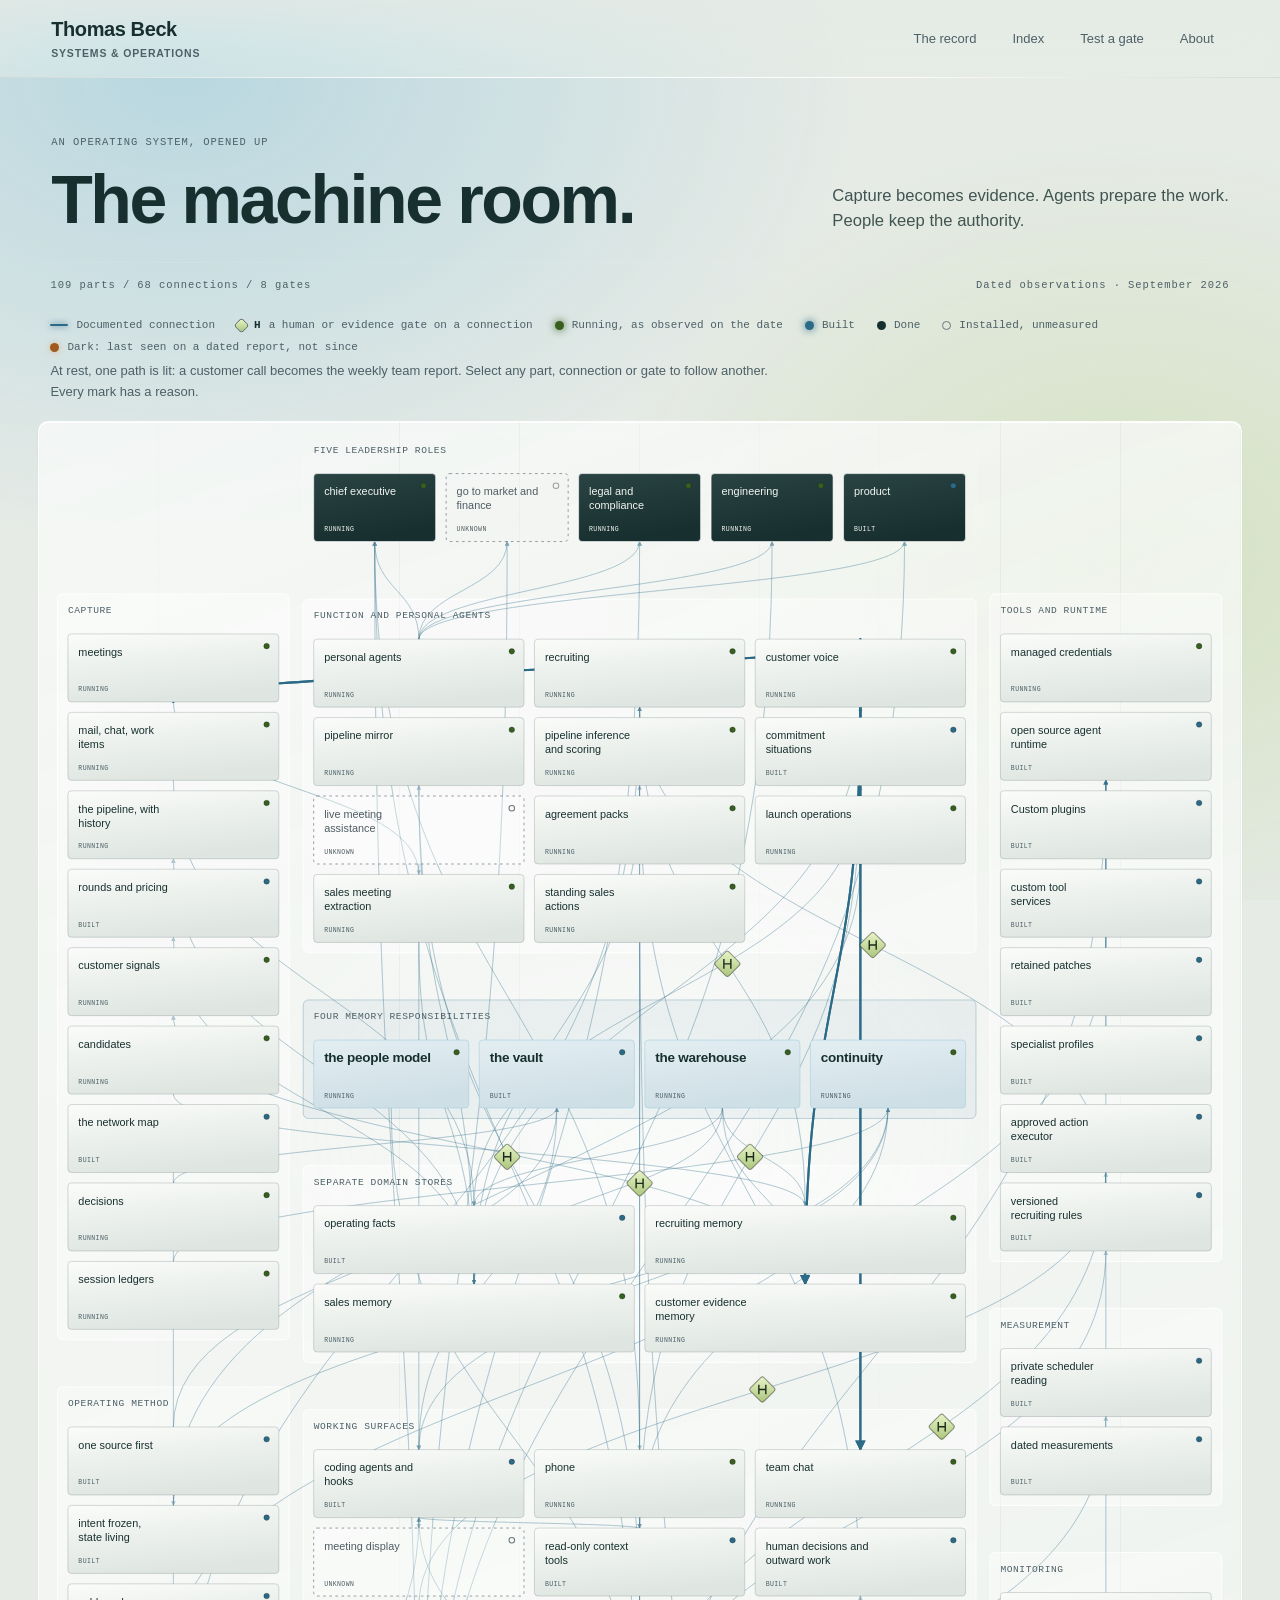
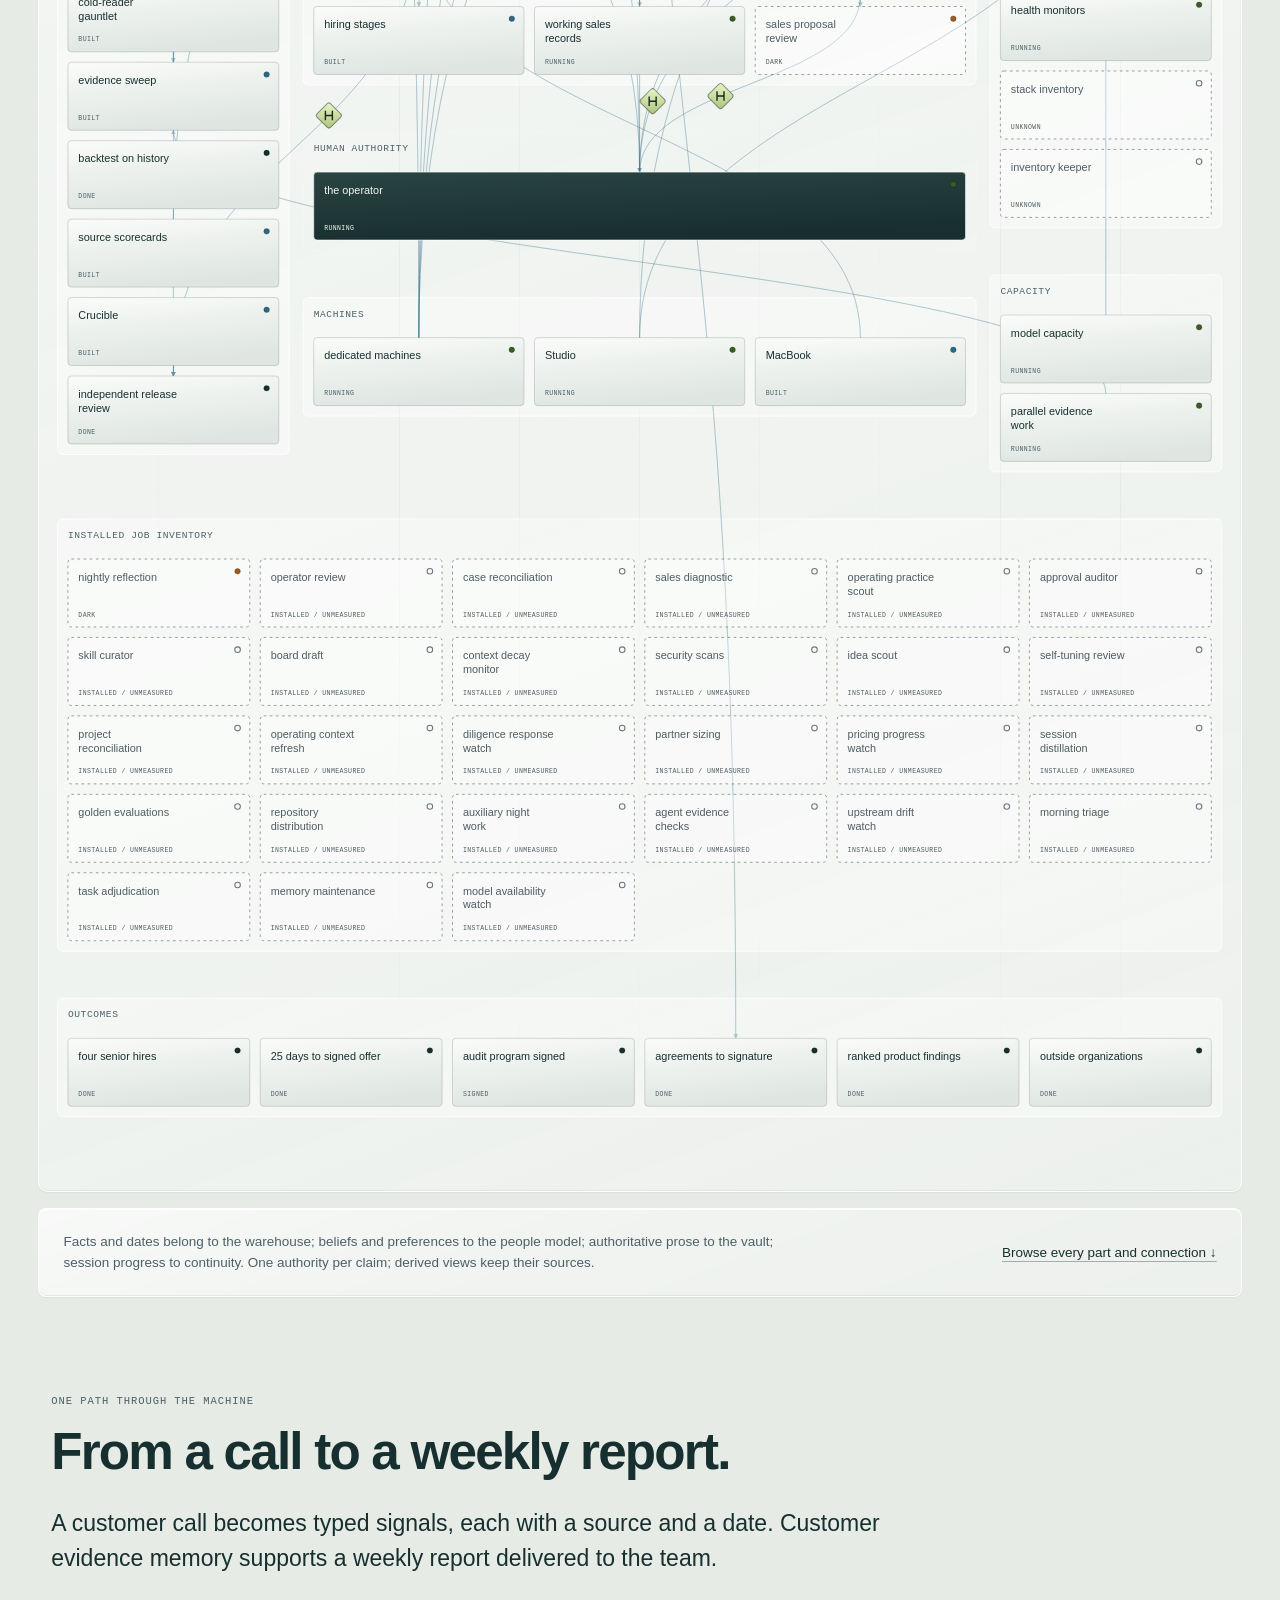
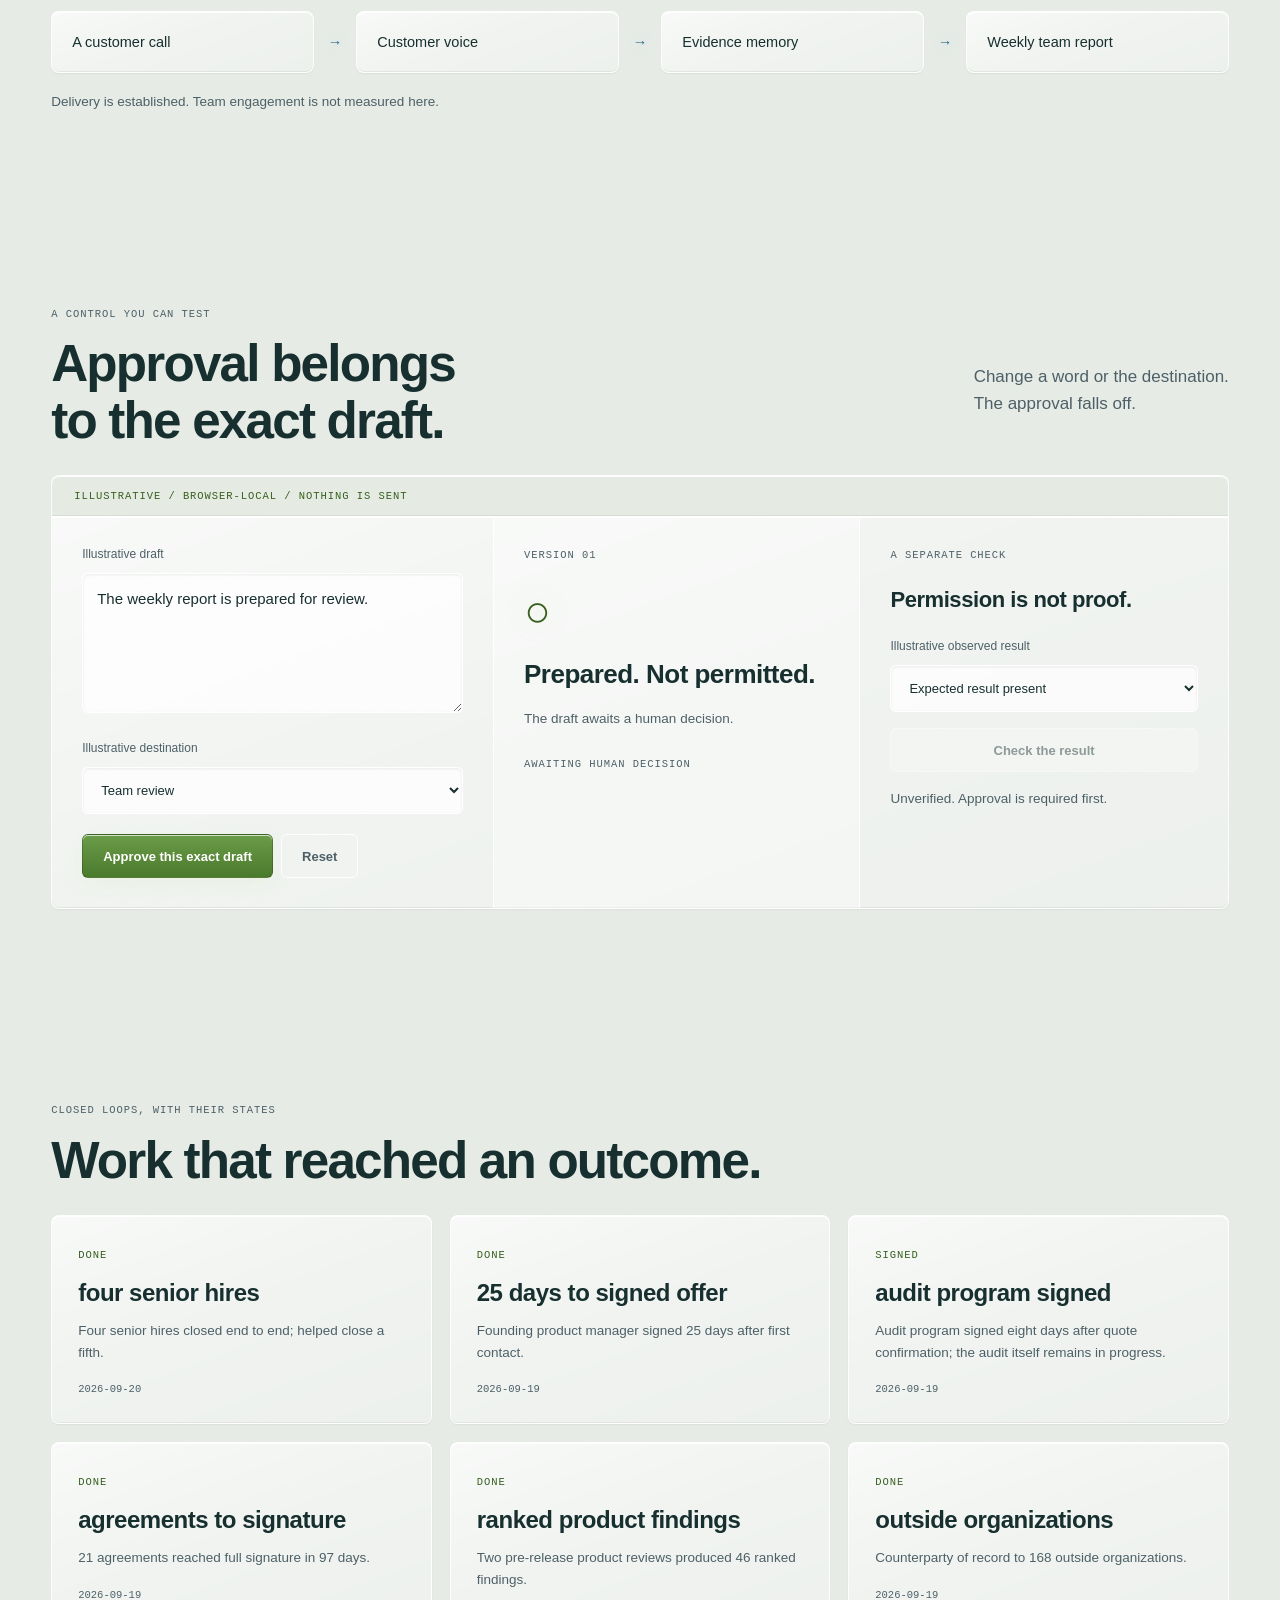
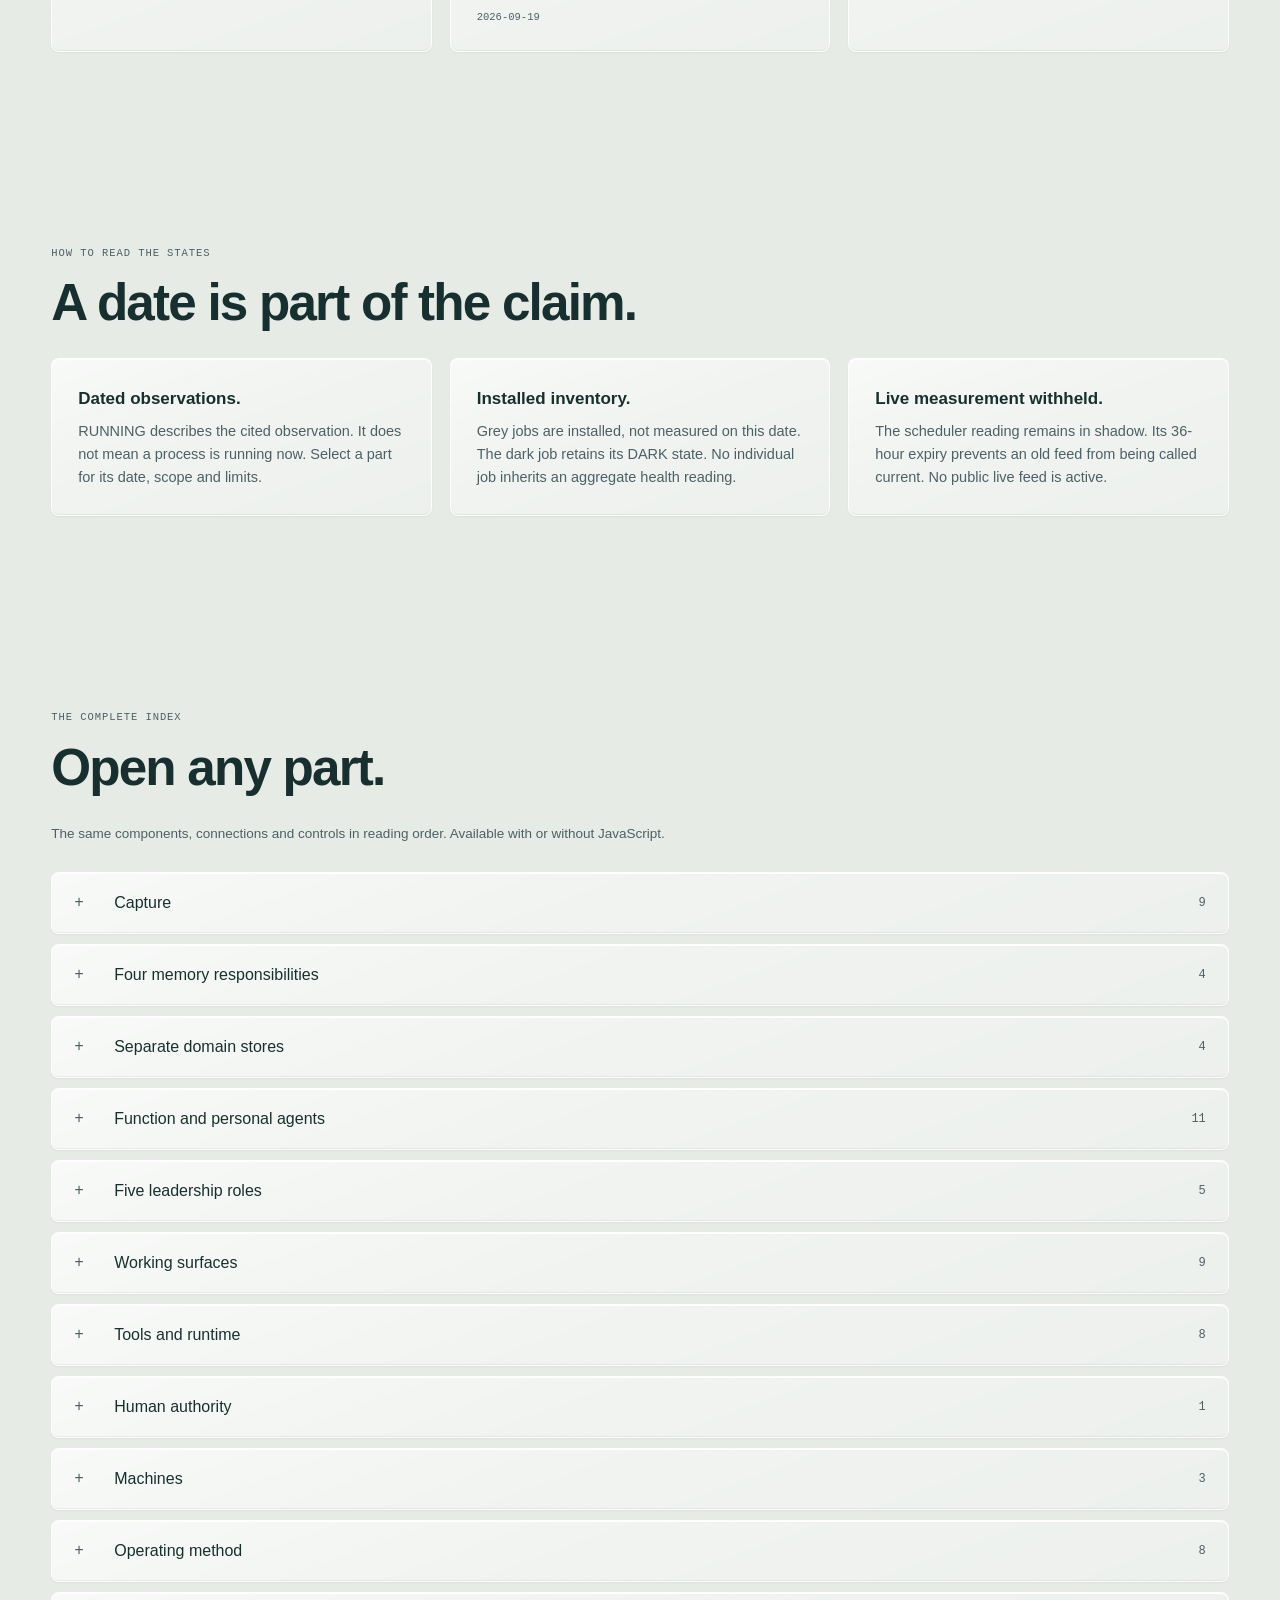
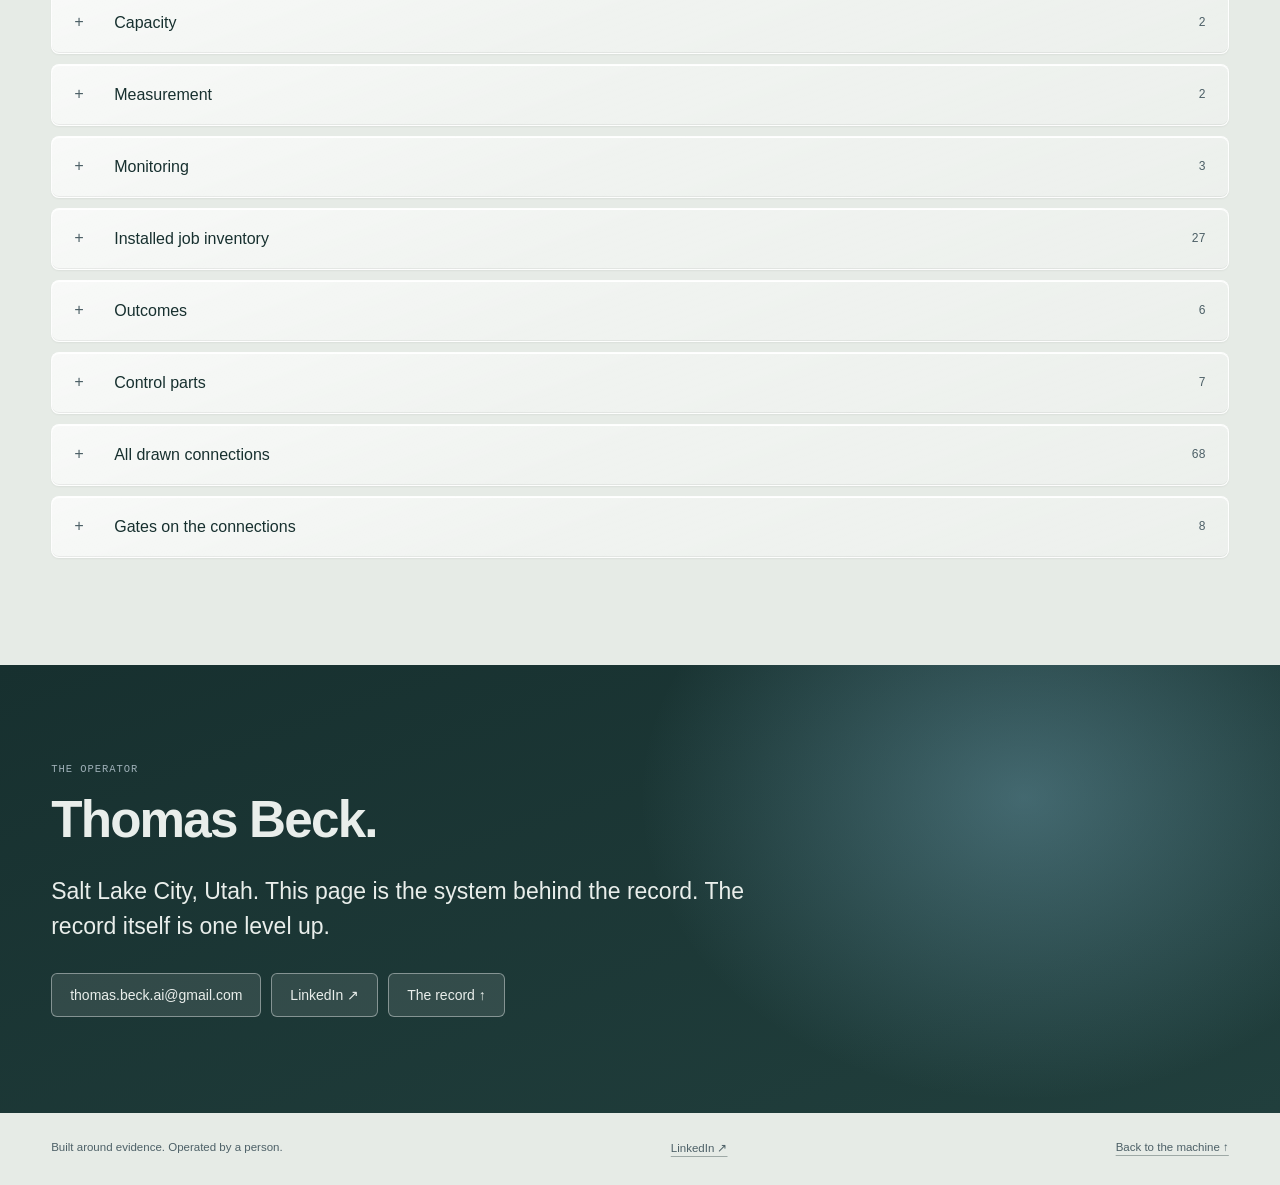
<file: record/23rjkckc/machine/index.html>
<!doctype html>
<html lang="en">
<head>
<meta charset="utf-8"><meta name="viewport" content="width=device-width,initial-scale=1">
<meta name="robots" content="noindex, nofollow, noarchive">
<title>Thomas Beck · The machine room</title>
<meta name="description" content="The connected tools, memory, agents and human decisions behind an operating system.">
<meta property="og:type" content="profile"><meta property="og:title" content="Thomas Beck · The machine room"><meta property="og:description" content="The system behind the record: 109 parts, 68 connections, 8 gates, and the people who keep the authority."><meta property="og:image" content="https://thomasbeck.ai/og.jpg"><meta property="og:image:width" content="1200"><meta property="og:image:height" content="630"><meta name="twitter:card" content="summary_large_image"><meta name="theme-color" content="#0c1216" media="(prefers-color-scheme: dark)"><meta name="theme-color" content="#e6ebe6" media="(prefers-color-scheme: light)"><link rel="icon" href="https://thomasbeck.ai/favicon.svg" type="image/svg+xml">
<link rel="stylesheet" href="landing.css"><script src="landing.js" defer></script>
</head>
<body>
<a class="skip" href="#main">Skip to the machine room</a>
<header><a class="name" href="#main">Thomas Beck<span>Systems &amp; operations</span></a><nav aria-label="Page"><a href="../">The record</a><a href="#directory">Index</a><a href="#exact-draft">Test a gate</a><a href="#operator">About</a></nav></header>
<main id="main">
<section class="intro">
<div><p class="eyebrow">An operating system, opened up</p><h1>The machine room.</h1></div>
<p>Capture becomes evidence. Agents prepare the work.<br>People keep the authority.</p>
</section>
<section class="drawing" aria-label="Connected system">
<div class="drawing-bar"><span>109 parts / 68 connections / 8 gates</span><span>Dated observations · September 2026</span></div>
<div class="diagram-key"><span><i class="blue"></i>Documented connection</span><span><i class="gate-symbol"></i><b>H</b> a human or evidence gate on a connection</span><span><i class="lamp running"></i>Running, as observed on the date</span><span><i class="lamp built"></i>Built</span><span><i class="lamp done"></i>Done</span><span><i class="lamp unknown"></i>Installed, unmeasured</span><span><i class="lamp dark"></i>Dark: last seen on a dated report, not since</span></div>
<p class="diagram-hint">At rest, one path is lit: a customer call becomes the weekly team report. Select any part, connection or gate to follow another. Every mark has a reason.</p>
<div class="drawing-surface"><svg id="schematic" xmlns="http://www.w3.org/2000/svg" viewBox="0 0 360 6474" data-height="6474" data-wide-height="2700" aria-label="The machine room, connected components" role="group"><defs><marker id="arrow" viewBox="0 0 8 8" refX="7" refY="4" markerWidth="5" markerHeight="5" orient="auto-start-reverse"><path d="M0,0 L8,4 L0,8"/></marker><linearGradient id="slab" x1="0" y1="0" x2=".3" y2="1"><stop class="s0" offset="0"/><stop class="s1" offset=".42"/><stop class="s2" offset="1"/></linearGradient><linearGradient id="slab-memory" x1="0" y1="0" x2=".3" y2="1"><stop class="m0" offset="0"/><stop class="m1" offset="1"/></linearGradient><linearGradient id="slab-light" x1="0" y1="0" x2=".3" y2="1"><stop class="l0" offset="0"/><stop class="l1" offset="1"/></linearGradient><linearGradient id="plate" x1="0" y1="0" x2=".6" y2="1"><stop offset="0" stop-color="#fff" stop-opacity=".07"/><stop offset="1" stop-color="#fff" stop-opacity=".015"/></linearGradient><linearGradient id="edge" x1="0" y1="0" x2="0" y2="1"><stop offset="0" stop-color="#fff" stop-opacity=".42"/><stop offset=".5" stop-color="#fff" stop-opacity=".1"/><stop offset="1" stop-color="#000" stop-opacity=".35"/></linearGradient><linearGradient id="gate-g" x1="0" y1="0" x2="1" y2="1"><stop offset="0" stop-color="#eaf6c9"/><stop offset="1" stop-color="#a9c47a"/></linearGradient><filter id="glow" x="-30%" y="-30%" width="160%" height="160%"><feGaussianBlur stdDeviation="2.6" result="b"/><feMerge><feMergeNode in="b"/><feMergeNode in="SourceGraphic"/></feMerge></filter><filter id="lift" x="-20%" y="-20%" width="150%" height="180%"><feDropShadow dx="0" dy="14" stdDeviation="12" flood-color="#000" flood-opacity=".55"/></filter></defs><g class="plates"><rect class="plate capture" data-small="4,2,352,496" data-wide="12,188,266,856"/><rect class="plate memory" data-small="4,552,352,226" data-wide="294,654,772,136"/><rect class="plate memory_domain" data-small="4,832,352,226" data-wide="294,844,772,226"/><rect class="plate agents" data-small="4,1112,352,586" data-wide="294,194,772,406"/><rect class="plate leaders" data-small="4,1752,352,316" data-wide="294,4,772,136"/><rect class="plate surfaces" data-small="4,2122,352,496" data-wide="294,1124,772,316"/><rect class="plate tools" data-small="4,2672,352,406" data-wide="1082,188,266,766"/><rect class="plate operator" data-small="4,3132,182,136" data-wide="294,1494,772,136"/><rect class="plate machines" data-small="4,3322,352,226" data-wide="294,1684,772,136"/><rect class="plate method" data-small="4,3602,352,406" data-wide="12,1098,266,766"/><rect class="plate horsepower" data-small="4,4062,352,136" data-wide="1082,1658,266,226"/><rect class="plate measurements" data-small="4,4252,352,136" data-wide="1082,1008,266,226"/><rect class="plate monitors" data-small="4,4442,352,226" data-wide="1082,1288,266,316"/><rect class="plate jobs" data-small="4,4722,352,1306" data-wide="12,1938,1336,496"/><rect class="plate outcomes" data-small="4,6082,352,316" data-wide="12,2488,1336,136"/></g><g class="wires"><a href="#wire-0" class="wire" data-start="part-68" data-end="part-70" aria-label="the warehouse to operating facts"><path id="flow-0" d="M95,766 C95,822 95,822 95,878"/><use href="#flow-0" class="wire-hit"/></a><a href="#wire-1" class="wire" data-start="part-68" data-end="part-71" aria-label="the warehouse to recruiting memory"><path id="flow-1" d="M95,766 C95,822 265,822 265,878"/><use href="#flow-1" class="wire-hit"/></a><a href="#wire-2" class="wire" data-start="part-68" data-end="part-72" aria-label="the warehouse to sales memory"><path id="flow-2" d="M95,766 C95,867 95,867 95,968"/><use href="#flow-2" class="wire-hit"/></a><a href="#wire-3" class="wire" data-start="part-68" data-end="part-73" aria-label="the warehouse to customer evidence memory"><path id="flow-3" d="M95,766 C95,867 265,867 265,968"/><use href="#flow-3" class="wire-hit"/></a><a href="#wire-4" class="wire" data-start="part-0" data-end="part-91" aria-label="meetings to sales meeting extraction"><path id="flow-4" d="M95,126 C95,822 265,822 265,1518"/><use href="#flow-4" class="wire-hit"/></a><a href="#wire-5" class="wire" data-start="part-91" data-end="part-72" aria-label="sales meeting extraction to sales memory"><path id="flow-5" d="M265,1518 C265,1282 95,1282 95,1046"/><use href="#flow-5" class="wire-hit"/></a><a href="#wire-6" class="wire lit" data-start="part-0" data-end="part-11" aria-label="meetings to customer voice"><path id="flow-6" d="M95,126 C95,687 95,687 95,1248"/><use href="#flow-6" class="wire-hit"/></a><a href="#wire-7" class="wire lit" data-start="part-11" data-end="part-73" aria-label="customer voice to customer evidence memory"><path id="flow-7" d="M95,1248 C95,1147 265,1147 265,1046"/><use href="#flow-7" class="wire-hit"/></a><a href="#wire-8" class="wire" data-start="part-73" data-end="part-4" aria-label="customer evidence memory to customer signals"><path id="flow-8" d="M265,968 C265,637 95,637 95,306"/><use href="#flow-8" class="wire-hit"/></a><a href="#wire-9" class="wire" data-start="part-72" data-end="part-11" aria-label="sales memory to customer voice"><path id="flow-9" d="M95,1046 C95,1147 95,1147 95,1248"/><use href="#flow-9" class="wire-hit"/></a><a href="#wire-10" class="wire lit" data-start="part-11" data-end="part-83" aria-label="customer voice to team chat"><path id="flow-10" d="M95,1326 C95,1792 95,1792 95,2258"/><use href="#flow-10" class="wire-hit"/></a><a href="#wire-11" class="wire" data-start="part-93" data-end="part-12" aria-label="working sales records to pipeline mirror"><path id="flow-11" d="M265,2438 C265,1882 265,1882 265,1326"/><use href="#flow-11" class="wire-hit"/></a><a href="#wire-12" class="wire" data-start="part-12" data-end="part-72" aria-label="pipeline mirror to sales memory"><path id="flow-12" d="M265,1248 C265,1147 95,1147 95,1046"/><use href="#flow-12" class="wire-hit"/></a><a href="#wire-13" class="wire" data-start="part-72" data-end="part-2" aria-label="sales memory to the pipeline, with history"><path id="flow-13" d="M95,968 C95,592 95,592 95,216"/><use href="#flow-13" class="wire-hit"/></a><a href="#wire-14" class="wire" data-start="part-72" data-end="part-3" aria-label="sales memory to rounds and pricing"><path id="flow-14" d="M95,968 C95,592 265,592 265,216"/><use href="#flow-14" class="wire-hit"/></a><a href="#wire-15" class="wire" data-start="part-72" data-end="part-13" aria-label="sales memory to pipeline inference and scoring"><path id="flow-15" d="M95,1046 C95,1192 95,1192 95,1338"/><use href="#flow-15" class="wire-hit"/></a><a href="#wire-16" class="wire" data-start="part-13" data-end="part-94" aria-label="pipeline inference and scoring to sales proposal review"><path id="flow-16" d="M95,1416 C95,1972 95,1972 95,2528"/><use href="#flow-16" class="wire-hit"/></a><a href="#wire-17" class="wire" data-start="part-92" data-end="part-93" aria-label="standing sales actions to working sales records"><path id="flow-17" d="M95,1686 C95,2062 265,2062 265,2438"/><use href="#flow-17" class="wire-hit"/></a><a href="#wire-18" class="wire" data-start="part-1" data-end="part-70" aria-label="mail, chat, work items to operating facts"><path id="flow-18" d="M265,126 C265,502 95,502 95,878"/><use href="#flow-18" class="wire-hit"/></a><a href="#wire-19" class="wire" data-start="part-7" data-end="part-67" aria-label="decisions to the vault"><path id="flow-19" d="M265,396 C265,497 265,497 265,598"/><use href="#flow-19" class="wire-hit"/></a><a href="#wire-20" class="wire" data-start="part-8" data-end="part-69" aria-label="session ledgers to continuity"><path id="flow-20" d="M95,486 C95,587 265,587 265,688"/><use href="#flow-20" class="wire-hit"/></a><a href="#wire-21" class="wire" data-start="part-69" data-end="part-81" aria-label="continuity to coding agents and hooks"><path id="flow-21" d="M265,766 C265,1467 95,1467 95,2168"/><use href="#flow-21" class="wire-hit"/></a><a href="#wire-22" class="wire" data-start="part-67" data-end="part-81" aria-label="the vault to coding agents and hooks"><path id="flow-22" d="M265,676 C265,1422 95,1422 95,2168"/><use href="#flow-22" class="wire-hit"/></a><a href="#wire-23" class="wire" data-start="part-14" data-end="part-86" aria-label="the people model to the operator"><path id="flow-23" d="M95,676 C95,1927 95,1927 95,3178"/><use href="#flow-23" class="wire-hit"/></a><a href="#wire-24" class="wire" data-start="part-70" data-end="part-15" aria-label="operating facts to commitment situations"><path id="flow-24" d="M95,956 C95,1147 265,1147 265,1338"/><use href="#flow-24" class="wire-hit"/></a><a href="#wire-25" class="wire" data-start="part-15" data-end="part-85" aria-label="commitment situations to read-only context tools"><path id="flow-25" d="M265,1416 C265,1882 95,1882 95,2348"/><use href="#flow-25" class="wire-hit"/></a><a href="#wire-26" class="wire" data-start="part-85" data-end="part-81" aria-label="read-only context tools to coding agents and hooks"><path id="flow-26" d="M95,2348 C95,2297 95,2297 95,2246"/><use href="#flow-26" class="wire-hit"/></a><a href="#wire-27" class="wire" data-start="part-5" data-end="part-71" aria-label="candidates to recruiting memory"><path id="flow-27" d="M265,306 C265,592 265,592 265,878"/><use href="#flow-27" class="wire-hit"/></a><a href="#wire-28" class="wire" data-start="part-71" data-end="part-10" aria-label="recruiting memory to recruiting"><path id="flow-28" d="M265,956 C265,1057 265,1057 265,1158"/><use href="#flow-28" class="wire-hit"/></a><a href="#wire-29" class="wire" data-start="part-10" data-end="part-86" aria-label="recruiting to the operator"><path id="flow-29" d="M265,1236 C265,2207 95,2207 95,3178"/><use href="#flow-29" class="wire-hit"/></a><a href="#wire-30" class="wire" data-start="part-86" data-end="part-88" aria-label="the operator to approved action executor"><path id="flow-30" d="M95,3178 C95,3122 95,3122 95,3066"/><use href="#flow-30" class="wire-hit"/></a><a href="#wire-31" class="wire" data-start="part-88" data-end="part-89" aria-label="approved action executor to hiring stages"><path id="flow-31" d="M95,2988 C95,2752 95,2752 95,2516"/><use href="#flow-31" class="wire-hit"/></a><a href="#wire-32" class="wire" data-start="part-86" data-end="part-87" aria-label="the operator to human decisions and outward work"><path id="flow-32" d="M95,3178 C95,2802 265,2802 265,2426"/><use href="#flow-32" class="wire-hit"/></a><a href="#wire-33" class="wire" data-start="part-86" data-end="part-90" aria-label="the operator to versioned recruiting rules"><path id="flow-33" d="M95,3178 C95,3122 265,3122 265,3066"/><use href="#flow-33" class="wire-hit"/></a><a href="#wire-34" class="wire" data-start="part-90" data-end="part-10" aria-label="versioned recruiting rules to recruiting"><path id="flow-34" d="M265,2988 C265,2112 265,2112 265,1236"/><use href="#flow-34" class="wire-hit"/></a><a href="#wire-35" class="wire" data-start="part-74" data-end="part-76" aria-label="Studio to open source agent runtime"><path id="flow-35" d="M265,3368 C265,3082 265,3082 265,2796"/><use href="#flow-35" class="wire-hit"/></a><a href="#wire-36" class="wire" data-start="part-77" data-end="part-76" aria-label="Custom plugins to open source agent runtime"><path id="flow-36" d="M95,2808 C95,2802 265,2802 265,2796"/><use href="#flow-36" class="wire-hit"/></a><a href="#wire-37" class="wire" data-start="part-78" data-end="part-76" aria-label="custom tool services to open source agent runtime"><path id="flow-37" d="M265,2808 C265,2802 265,2802 265,2796"/><use href="#flow-37" class="wire-hit"/></a><a href="#wire-38" class="wire" data-start="part-79" data-end="part-76" aria-label="retained patches to open source agent runtime"><path id="flow-38" d="M95,2898 C95,2847 265,2847 265,2796"/><use href="#flow-38" class="wire-hit"/></a><a href="#wire-39" class="wire" data-start="part-80" data-end="part-76" aria-label="specialist profiles to open source agent runtime"><path id="flow-39" d="M265,2898 C265,2847 265,2847 265,2796"/><use href="#flow-39" class="wire-hit"/></a><a href="#wire-40" class="wire" data-start="part-75" data-end="part-81" aria-label="MacBook to coding agents and hooks"><path id="flow-40" d="M95,3458 C95,2852 95,2852 95,2246"/><use href="#flow-40" class="wire-hit"/></a><a href="#wire-41" class="wire" data-start="part-64" data-end="part-76" aria-label="model capacity to open source agent runtime"><path id="flow-41" d="M95,4108 C95,3452 265,3452 265,2796"/><use href="#flow-41" class="wire-hit"/></a><a href="#wire-42" class="wire" data-start="part-78" data-end="part-85" aria-label="custom tool services to read-only context tools"><path id="flow-42" d="M265,2808 C265,2617 95,2617 95,2426"/><use href="#flow-42" class="wire-hit"/></a><a href="#wire-43" class="wire" data-start="part-16" data-end="part-84" aria-label="live meeting assistance to meeting display"><path id="flow-43" d="M95,1506 C95,1882 265,1882 265,2258"/><use href="#flow-43" class="wire-hit"/></a><a href="#wire-44" class="wire" data-start="part-63" data-end="part-98" aria-label="dedicated machines to chief executive"><path id="flow-44" d="M95,3368 C95,2622 95,2622 95,1876"/><use href="#flow-44" class="wire-hit"/></a><a href="#wire-45" class="wire" data-start="part-9" data-end="part-98" aria-label="personal agents to chief executive"><path id="flow-45" d="M95,1236 C95,1517 95,1517 95,1798"/><use href="#flow-45" class="wire-hit"/></a><a href="#wire-46" class="wire" data-start="part-63" data-end="part-99" aria-label="dedicated machines to go to market and finance"><path id="flow-46" d="M95,3368 C95,2622 265,2622 265,1876"/><use href="#flow-46" class="wire-hit"/></a><a href="#wire-47" class="wire" data-start="part-9" data-end="part-99" aria-label="personal agents to go to market and finance"><path id="flow-47" d="M95,1236 C95,1517 265,1517 265,1798"/><use href="#flow-47" class="wire-hit"/></a><a href="#wire-48" class="wire" data-start="part-63" data-end="part-100" aria-label="dedicated machines to legal and compliance"><path id="flow-48" d="M95,3368 C95,2667 95,2667 95,1966"/><use href="#flow-48" class="wire-hit"/></a><a href="#wire-49" class="wire" data-start="part-9" data-end="part-100" aria-label="personal agents to legal and compliance"><path id="flow-49" d="M95,1236 C95,1562 95,1562 95,1888"/><use href="#flow-49" class="wire-hit"/></a><a href="#wire-50" class="wire" data-start="part-63" data-end="part-101" aria-label="dedicated machines to engineering"><path id="flow-50" d="M95,3368 C95,2667 265,2667 265,1966"/><use href="#flow-50" class="wire-hit"/></a><a href="#wire-51" class="wire" data-start="part-9" data-end="part-101" aria-label="personal agents to engineering"><path id="flow-51" d="M95,1236 C95,1562 265,1562 265,1888"/><use href="#flow-51" class="wire-hit"/></a><a href="#wire-52" class="wire" data-start="part-63" data-end="part-102" aria-label="dedicated machines to product"><path id="flow-52" d="M95,3368 C95,2712 95,2712 95,2056"/><use href="#flow-52" class="wire-hit"/></a><a href="#wire-53" class="wire" data-start="part-9" data-end="part-102" aria-label="personal agents to product"><path id="flow-53" d="M95,1236 C95,1607 95,1607 95,1978"/><use href="#flow-53" class="wire-hit"/></a><a href="#wire-54" class="wire" data-start="part-98" data-end="part-82" aria-label="chief executive to phone"><path id="flow-54" d="M95,1876 C95,2022 265,2022 265,2168"/><use href="#flow-54" class="wire-hit"/></a><a href="#wire-55" class="wire" data-start="part-86" data-end="part-98" aria-label="the operator to chief executive"><path id="flow-55" d="M95,3178 C95,2527 95,2527 95,1876"/><use href="#flow-55" class="wire-hit"/></a><a href="#wire-56" class="wire" data-start="part-81" data-end="part-95" aria-label="coding agents and hooks to independent release review"><path id="flow-56" d="M95,2246 C95,3082 265,3082 265,3918"/><use href="#flow-56" class="wire-hit"/></a><a href="#wire-57" class="wire" data-start="part-74" data-end="part-96" aria-label="Studio to private scheduler reading"><path id="flow-57" d="M265,3446 C265,3872 95,3872 95,4298"/><use href="#flow-57" class="wire-hit"/></a><a href="#wire-58" class="wire" data-start="part-19" data-end="part-106" aria-label="agreement packs to agreements to signature"><path id="flow-58" d="M265,1506 C265,3862 265,3862 265,6218"/><use href="#flow-58" class="wire-hit"/></a><a href="#wire-59" class="wire" data-start="part-6" data-end="part-59" aria-label="the network map to evidence sweep"><path id="flow-59" d="M95,396 C95,2067 265,2067 265,3738"/><use href="#flow-59" class="wire-hit"/></a><a href="#wire-60" class="wire" data-start="part-56" data-end="part-67" aria-label="one source first to the vault"><path id="flow-60" d="M95,3648 C95,2162 265,2162 265,676"/><use href="#flow-60" class="wire-hit"/></a><a href="#wire-61" class="wire" data-start="part-57" data-end="part-69" aria-label="intent frozen, state living to continuity"><path id="flow-61" d="M265,3648 C265,2207 265,2207 265,766"/><use href="#flow-61" class="wire-hit"/></a><a href="#wire-62" class="wire" data-start="part-58" data-end="part-95" aria-label="cold-reader gauntlet to independent release review"><path id="flow-62" d="M95,3816 C95,3867 265,3867 265,3918"/><use href="#flow-62" class="wire-hit"/></a><a href="#wire-63" class="wire" data-start="part-59" data-end="part-69" aria-label="evidence sweep to continuity"><path id="flow-63" d="M265,3738 C265,2252 265,2252 265,766"/><use href="#flow-63" class="wire-hit"/></a><a href="#wire-64" class="wire" data-start="part-62" data-end="part-10" aria-label="source scorecards to recruiting"><path id="flow-64" d="M265,3828 C265,2532 265,2532 265,1236"/><use href="#flow-64" class="wire-hit"/></a><a href="#wire-65" class="wire" data-start="part-65" data-end="part-59" aria-label="parallel evidence work to evidence sweep"><path id="flow-65" d="M265,4108 C265,3962 265,3962 265,3816"/><use href="#flow-65" class="wire-hit"/></a><a href="#wire-66" class="wire" data-start="part-66" data-end="part-95" aria-label="Crucible to independent release review"><path id="flow-66" d="M95,3996 C95,3957 265,3957 265,3918"/><use href="#flow-66" class="wire-hit"/></a><a href="#wire-67" class="wire" data-start="part-20" data-end="part-57" aria-label="launch operations to intent frozen, state living"><path id="flow-67" d="M95,1596 C95,2622 265,2622 265,3648"/><use href="#flow-67" class="wire-hit"/></a></g><g class="groups"><text class="group-title" data-small="16,24" data-wide="24,210" x="16" y="24">Capture</text><text class="group-title" data-small="16,574" data-wide="306,676" x="16" y="574">Four memory responsibilities</text><text class="group-title" data-small="16,854" data-wide="306,866" x="16" y="854">Separate domain stores</text><text class="group-title" data-small="16,1134" data-wide="306,216" x="16" y="1134">Function and personal agents</text><text class="group-title" data-small="16,1774" data-wide="306,26" x="16" y="1774">Five leadership roles</text><text class="group-title" data-small="16,2144" data-wide="306,1146" x="16" y="2144">Working surfaces</text><text class="group-title" data-small="16,2694" data-wide="1094,210" x="16" y="2694">Tools and runtime</text><text class="group-title" data-small="16,3154" data-wide="306,1516" x="16" y="3154">Human authority</text><text class="group-title" data-small="16,3344" data-wide="306,1706" x="16" y="3344">Machines</text><text class="group-title" data-small="16,3624" data-wide="24,1120" x="16" y="3624">Operating method</text><text class="group-title" data-small="16,4084" data-wide="1094,1680" x="16" y="4084">Capacity</text><text class="group-title" data-small="16,4274" data-wide="1094,1030" x="16" y="4274">Measurement</text><text class="group-title" data-small="16,4464" data-wide="1094,1310" x="16" y="4464">Monitoring</text><text class="group-title" data-small="16,4744" data-wide="24,1960" x="16" y="4744">Installed job inventory</text><text class="group-title" data-small="16,6104" data-wide="24,2510" x="16" y="6104">Outcomes</text></g><g class="parts"><a href="#part-0" class="part capture" data-key="part-0" data-small="16.0,48,158.0,78" data-wide="24.0,234,242.0,78" transform="translate(16.0,48)" aria-label="meetings: RUNNING"><rect width="158.0" height="78"/><circle class="lamp running" cx="144.0"/><text x="12" y="25" class="part-title"><tspan x="12" dy="0">meetings</tspan></text><text x="12" y="66" class="part-state">RUNNING</text></a><a href="#part-1" class="part capture" data-key="part-1" data-small="186.0,48,158.0,78" data-wide="24.0,324,242.0,78" transform="translate(186.0,48)" aria-label="mail, chat, work items: RUNNING"><rect width="158.0" height="78"/><circle class="lamp running" cx="144.0"/><text x="12" y="25" class="part-title"><tspan x="12" dy="0">mail, chat, work</tspan><tspan x="12" dy="16">items</tspan></text><text x="12" y="66" class="part-state">RUNNING</text></a><a href="#part-2" class="part capture" data-key="part-2" data-small="16.0,138,158.0,78" data-wide="24.0,414,242.0,78" transform="translate(16.0,138)" aria-label="the pipeline, with history: RUNNING"><rect width="158.0" height="78"/><circle class="lamp running" cx="144.0"/><text x="12" y="25" class="part-title"><tspan x="12" dy="0">the pipeline, with</tspan><tspan x="12" dy="16">history</tspan></text><text x="12" y="66" class="part-state">RUNNING</text></a><a href="#part-3" class="part capture" data-key="part-3" data-small="186.0,138,158.0,78" data-wide="24.0,504,242.0,78" transform="translate(186.0,138)" aria-label="rounds and pricing: BUILT"><rect width="158.0" height="78"/><circle class="lamp built" cx="144.0"/><text x="12" y="25" class="part-title"><tspan x="12" dy="0">rounds and pricing</tspan></text><text x="12" y="66" class="part-state">BUILT</text></a><a href="#part-4" class="part capture" data-key="part-4" data-small="16.0,228,158.0,78" data-wide="24.0,594,242.0,78" transform="translate(16.0,228)" aria-label="customer signals: RUNNING"><rect width="158.0" height="78"/><circle class="lamp running" cx="144.0"/><text x="12" y="25" class="part-title"><tspan x="12" dy="0">customer signals</tspan></text><text x="12" y="66" class="part-state">RUNNING</text></a><a href="#part-5" class="part capture" data-key="part-5" data-small="186.0,228,158.0,78" data-wide="24.0,684,242.0,78" transform="translate(186.0,228)" aria-label="candidates: RUNNING"><rect width="158.0" height="78"/><circle class="lamp running" cx="144.0"/><text x="12" y="25" class="part-title"><tspan x="12" dy="0">candidates</tspan></text><text x="12" y="66" class="part-state">RUNNING</text></a><a href="#part-6" class="part capture" data-key="part-6" data-small="16.0,318,158.0,78" data-wide="24.0,774,242.0,78" transform="translate(16.0,318)" aria-label="the network map: BUILT"><rect width="158.0" height="78"/><circle class="lamp built" cx="144.0"/><text x="12" y="25" class="part-title"><tspan x="12" dy="0">the network map</tspan></text><text x="12" y="66" class="part-state">BUILT</text></a><a href="#part-7" class="part capture" data-key="part-7" data-small="186.0,318,158.0,78" data-wide="24.0,864,242.0,78" transform="translate(186.0,318)" aria-label="decisions: RUNNING"><rect width="158.0" height="78"/><circle class="lamp running" cx="144.0"/><text x="12" y="25" class="part-title"><tspan x="12" dy="0">decisions</tspan></text><text x="12" y="66" class="part-state">RUNNING</text></a><a href="#part-8" class="part capture" data-key="part-8" data-small="16.0,408,158.0,78" data-wide="24.0,954,242.0,78" transform="translate(16.0,408)" aria-label="session ledgers: RUNNING"><rect width="158.0" height="78"/><circle class="lamp running" cx="144.0"/><text x="12" y="25" class="part-title"><tspan x="12" dy="0">session ledgers</tspan></text><text x="12" y="66" class="part-state">RUNNING</text></a><a href="#part-9" class="part agents" data-key="part-9" data-small="16.0,1158,158.0,78" data-wide="306.0,240,241.33,78" transform="translate(16.0,1158)" aria-label="personal agents: RUNNING"><rect width="158.0" height="78"/><circle class="lamp running" cx="144.0"/><text x="12" y="25" class="part-title"><tspan x="12" dy="0">personal agents</tspan></text><text x="12" y="66" class="part-state">RUNNING</text></a><a href="#part-10" class="part agents" data-key="part-10" data-small="186.0,1158,158.0,78" data-wide="559.33,240,241.33,78" transform="translate(186.0,1158)" aria-label="recruiting: RUNNING"><rect width="158.0" height="78"/><circle class="lamp running" cx="144.0"/><text x="12" y="25" class="part-title"><tspan x="12" dy="0">recruiting</tspan></text><text x="12" y="66" class="part-state">RUNNING</text></a><a href="#part-11" class="part agents" data-key="part-11" data-small="16.0,1248,158.0,78" data-wide="812.67,240,241.33,78" transform="translate(16.0,1248)" aria-label="customer voice: RUNNING"><rect width="158.0" height="78"/><circle class="lamp running" cx="144.0"/><text x="12" y="25" class="part-title"><tspan x="12" dy="0">customer voice</tspan></text><text x="12" y="66" class="part-state">RUNNING</text></a><a href="#part-12" class="part agents" data-key="part-12" data-small="186.0,1248,158.0,78" data-wide="306.0,330,241.33,78" transform="translate(186.0,1248)" aria-label="pipeline mirror: RUNNING"><rect width="158.0" height="78"/><circle class="lamp running" cx="144.0"/><text x="12" y="25" class="part-title"><tspan x="12" dy="0">pipeline mirror</tspan></text><text x="12" y="66" class="part-state">RUNNING</text></a><a href="#part-13" class="part agents" data-key="part-13" data-small="16.0,1338,158.0,78" data-wide="559.33,330,241.33,78" transform="translate(16.0,1338)" aria-label="pipeline inference and scoring: RUNNING"><rect width="158.0" height="78"/><circle class="lamp running" cx="144.0"/><text x="12" y="25" class="part-title"><tspan x="12" dy="0">pipeline inference</tspan><tspan x="12" dy="16">and scoring</tspan></text><text x="12" y="66" class="part-state">RUNNING</text></a><a href="#part-14" class="part memory" data-key="part-14" data-small="16.0,598,158.0,78" data-wide="306.0,700,178.0,78" transform="translate(16.0,598)" aria-label="the people model: RUNNING"><rect width="158.0" height="78"/><circle class="lamp running" cx="144.0"/><text x="12" y="25" class="part-title"><tspan x="12" dy="0">the people model</tspan></text><text x="12" y="66" class="part-state">RUNNING</text></a><a href="#part-15" class="part agents" data-key="part-15" data-small="186.0,1338,158.0,78" data-wide="812.67,330,241.33,78" transform="translate(186.0,1338)" aria-label="commitment situations: BUILT"><rect width="158.0" height="78"/><circle class="lamp built" cx="144.0"/><text x="12" y="25" class="part-title"><tspan x="12" dy="0">commitment</tspan><tspan x="12" dy="16">situations</tspan></text><text x="12" y="66" class="part-state">BUILT</text></a><a href="#part-16" class="part agents inventory" data-key="part-16" data-small="16.0,1428,158.0,78" data-wide="306.0,420,241.33,78" transform="translate(16.0,1428)" aria-label="live meeting assistance: UNKNOWN"><rect width="158.0" height="78"/><circle class="lamp unknown" cx="144.0"/><text x="12" y="25" class="part-title"><tspan x="12" dy="0">live meeting</tspan><tspan x="12" dy="16">assistance</tspan></text><text x="12" y="66" class="part-state">UNKNOWN</text></a><a href="#part-17" class="part monitors" data-key="part-17" data-small="16.0,4488,158.0,78" data-wide="1094.0,1334,242.0,78" transform="translate(16.0,4488)" aria-label="health monitors: RUNNING"><rect width="158.0" height="78"/><circle class="lamp running" cx="144.0"/><text x="12" y="25" class="part-title"><tspan x="12" dy="0">health monitors</tspan></text><text x="12" y="66" class="part-state">RUNNING</text></a><a href="#part-18" class="part tools" data-key="part-18" data-small="16.0,2718,158.0,78" data-wide="1094.0,234,242.0,78" transform="translate(16.0,2718)" aria-label="managed credentials: RUNNING"><rect width="158.0" height="78"/><circle class="lamp running" cx="144.0"/><text x="12" y="25" class="part-title"><tspan x="12" dy="0">managed credentials</tspan></text><text x="12" y="66" class="part-state">RUNNING</text></a><a href="#part-19" class="part agents" data-key="part-19" data-small="186.0,1428,158.0,78" data-wide="559.33,420,241.33,78" transform="translate(186.0,1428)" aria-label="agreement packs: RUNNING"><rect width="158.0" height="78"/><circle class="lamp running" cx="144.0"/><text x="12" y="25" class="part-title"><tspan x="12" dy="0">agreement packs</tspan></text><text x="12" y="66" class="part-state">RUNNING</text></a><a href="#part-20" class="part agents" data-key="part-20" data-small="16.0,1518,158.0,78" data-wide="812.67,420,241.33,78" transform="translate(16.0,1518)" aria-label="launch operations: RUNNING"><rect width="158.0" height="78"/><circle class="lamp running" cx="144.0"/><text x="12" y="25" class="part-title"><tspan x="12" dy="0">launch operations</tspan></text><text x="12" y="66" class="part-state">RUNNING</text></a><a href="#part-21" class="part jobs inventory" data-key="part-21" data-small="16.0,4768,158.0,78" data-wide="24.0,1984,208.67,78" transform="translate(16.0,4768)" aria-label="nightly reflection: DARK"><rect width="158.0" height="78"/><circle class="lamp dark" cx="144.0"/><text x="12" y="25" class="part-title"><tspan x="12" dy="0">nightly reflection</tspan></text><text x="12" y="66" class="part-state">DARK</text></a><a href="#part-22" class="part jobs inventory" data-key="part-22" data-small="186.0,4768,158.0,78" data-wide="244.67,1984,208.67,78" transform="translate(186.0,4768)" aria-label="operator review: INSTALLED / UNMEASURED"><rect width="158.0" height="78"/><circle class="lamp unknown" cx="144.0"/><text x="12" y="25" class="part-title"><tspan x="12" dy="0">operator review</tspan></text><text x="12" y="66" class="part-state">INSTALLED / UNMEASURED</text></a><a href="#part-23" class="part jobs inventory" data-key="part-23" data-small="16.0,4858,158.0,78" data-wide="465.33,1984,208.67,78" transform="translate(16.0,4858)" aria-label="case reconciliation: INSTALLED / UNMEASURED"><rect width="158.0" height="78"/><circle class="lamp unknown" cx="144.0"/><text x="12" y="25" class="part-title"><tspan x="12" dy="0">case reconciliation</tspan></text><text x="12" y="66" class="part-state">INSTALLED / UNMEASURED</text></a><a href="#part-24" class="part jobs inventory" data-key="part-24" data-small="186.0,4858,158.0,78" data-wide="686.0,1984,208.67,78" transform="translate(186.0,4858)" aria-label="sales diagnostic: INSTALLED / UNMEASURED"><rect width="158.0" height="78"/><circle class="lamp unknown" cx="144.0"/><text x="12" y="25" class="part-title"><tspan x="12" dy="0">sales diagnostic</tspan></text><text x="12" y="66" class="part-state">INSTALLED / UNMEASURED</text></a><a href="#part-25" class="part jobs inventory" data-key="part-25" data-small="16.0,4948,158.0,78" data-wide="906.67,1984,208.67,78" transform="translate(16.0,4948)" aria-label="operating practice scout: INSTALLED / UNMEASURED"><rect width="158.0" height="78"/><circle class="lamp unknown" cx="144.0"/><text x="12" y="25" class="part-title"><tspan x="12" dy="0">operating practice</tspan><tspan x="12" dy="16">scout</tspan></text><text x="12" y="66" class="part-state">INSTALLED / UNMEASURED</text></a><a href="#part-26" class="part jobs inventory" data-key="part-26" data-small="186.0,4948,158.0,78" data-wide="1127.33,1984,208.67,78" transform="translate(186.0,4948)" aria-label="approval auditor: INSTALLED / UNMEASURED"><rect width="158.0" height="78"/><circle class="lamp unknown" cx="144.0"/><text x="12" y="25" class="part-title"><tspan x="12" dy="0">approval auditor</tspan></text><text x="12" y="66" class="part-state">INSTALLED / UNMEASURED</text></a><a href="#part-27" class="part jobs inventory" data-key="part-27" data-small="16.0,5038,158.0,78" data-wide="24.0,2074,208.67,78" transform="translate(16.0,5038)" aria-label="skill curator: INSTALLED / UNMEASURED"><rect width="158.0" height="78"/><circle class="lamp unknown" cx="144.0"/><text x="12" y="25" class="part-title"><tspan x="12" dy="0">skill curator</tspan></text><text x="12" y="66" class="part-state">INSTALLED / UNMEASURED</text></a><a href="#part-28" class="part jobs inventory" data-key="part-28" data-small="186.0,5038,158.0,78" data-wide="244.67,2074,208.67,78" transform="translate(186.0,5038)" aria-label="board draft: INSTALLED / UNMEASURED"><rect width="158.0" height="78"/><circle class="lamp unknown" cx="144.0"/><text x="12" y="25" class="part-title"><tspan x="12" dy="0">board draft</tspan></text><text x="12" y="66" class="part-state">INSTALLED / UNMEASURED</text></a><a href="#part-29" class="part jobs inventory" data-key="part-29" data-small="16.0,5128,158.0,78" data-wide="465.33,2074,208.67,78" transform="translate(16.0,5128)" aria-label="context decay monitor: INSTALLED / UNMEASURED"><rect width="158.0" height="78"/><circle class="lamp unknown" cx="144.0"/><text x="12" y="25" class="part-title"><tspan x="12" dy="0">context decay</tspan><tspan x="12" dy="16">monitor</tspan></text><text x="12" y="66" class="part-state">INSTALLED / UNMEASURED</text></a><a href="#part-30" class="part jobs inventory" data-key="part-30" data-small="186.0,5128,158.0,78" data-wide="686.0,2074,208.67,78" transform="translate(186.0,5128)" aria-label="security scans: INSTALLED / UNMEASURED"><rect width="158.0" height="78"/><circle class="lamp unknown" cx="144.0"/><text x="12" y="25" class="part-title"><tspan x="12" dy="0">security scans</tspan></text><text x="12" y="66" class="part-state">INSTALLED / UNMEASURED</text></a><a href="#part-31" class="part jobs inventory" data-key="part-31" data-small="16.0,5218,158.0,78" data-wide="906.67,2074,208.67,78" transform="translate(16.0,5218)" aria-label="idea scout: INSTALLED / UNMEASURED"><rect width="158.0" height="78"/><circle class="lamp unknown" cx="144.0"/><text x="12" y="25" class="part-title"><tspan x="12" dy="0">idea scout</tspan></text><text x="12" y="66" class="part-state">INSTALLED / UNMEASURED</text></a><a href="#part-32" class="part jobs inventory" data-key="part-32" data-small="186.0,5218,158.0,78" data-wide="1127.33,2074,208.67,78" transform="translate(186.0,5218)" aria-label="self-tuning review: INSTALLED / UNMEASURED"><rect width="158.0" height="78"/><circle class="lamp unknown" cx="144.0"/><text x="12" y="25" class="part-title"><tspan x="12" dy="0">self-tuning review</tspan></text><text x="12" y="66" class="part-state">INSTALLED / UNMEASURED</text></a><a href="#part-33" class="part jobs inventory" data-key="part-33" data-small="16.0,5308,158.0,78" data-wide="24.0,2164,208.67,78" transform="translate(16.0,5308)" aria-label="project reconciliation: INSTALLED / UNMEASURED"><rect width="158.0" height="78"/><circle class="lamp unknown" cx="144.0"/><text x="12" y="25" class="part-title"><tspan x="12" dy="0">project</tspan><tspan x="12" dy="16">reconciliation</tspan></text><text x="12" y="66" class="part-state">INSTALLED / UNMEASURED</text></a><a href="#part-34" class="part jobs inventory" data-key="part-34" data-small="186.0,5308,158.0,78" data-wide="244.67,2164,208.67,78" transform="translate(186.0,5308)" aria-label="operating context refresh: INSTALLED / UNMEASURED"><rect width="158.0" height="78"/><circle class="lamp unknown" cx="144.0"/><text x="12" y="25" class="part-title"><tspan x="12" dy="0">operating context</tspan><tspan x="12" dy="16">refresh</tspan></text><text x="12" y="66" class="part-state">INSTALLED / UNMEASURED</text></a><a href="#part-35" class="part jobs inventory" data-key="part-35" data-small="16.0,5398,158.0,78" data-wide="465.33,2164,208.67,78" transform="translate(16.0,5398)" aria-label="diligence response watch: INSTALLED / UNMEASURED"><rect width="158.0" height="78"/><circle class="lamp unknown" cx="144.0"/><text x="12" y="25" class="part-title"><tspan x="12" dy="0">diligence response</tspan><tspan x="12" dy="16">watch</tspan></text><text x="12" y="66" class="part-state">INSTALLED / UNMEASURED</text></a><a href="#part-36" class="part jobs inventory" data-key="part-36" data-small="186.0,5398,158.0,78" data-wide="686.0,2164,208.67,78" transform="translate(186.0,5398)" aria-label="partner sizing: INSTALLED / UNMEASURED"><rect width="158.0" height="78"/><circle class="lamp unknown" cx="144.0"/><text x="12" y="25" class="part-title"><tspan x="12" dy="0">partner sizing</tspan></text><text x="12" y="66" class="part-state">INSTALLED / UNMEASURED</text></a><a href="#part-37" class="part jobs inventory" data-key="part-37" data-small="16.0,5488,158.0,78" data-wide="906.67,2164,208.67,78" transform="translate(16.0,5488)" aria-label="pricing progress watch: INSTALLED / UNMEASURED"><rect width="158.0" height="78"/><circle class="lamp unknown" cx="144.0"/><text x="12" y="25" class="part-title"><tspan x="12" dy="0">pricing progress</tspan><tspan x="12" dy="16">watch</tspan></text><text x="12" y="66" class="part-state">INSTALLED / UNMEASURED</text></a><a href="#part-38" class="part jobs inventory" data-key="part-38" data-small="186.0,5488,158.0,78" data-wide="1127.33,2164,208.67,78" transform="translate(186.0,5488)" aria-label="session distillation: INSTALLED / UNMEASURED"><rect width="158.0" height="78"/><circle class="lamp unknown" cx="144.0"/><text x="12" y="25" class="part-title"><tspan x="12" dy="0">session</tspan><tspan x="12" dy="16">distillation</tspan></text><text x="12" y="66" class="part-state">INSTALLED / UNMEASURED</text></a><a href="#part-39" class="part jobs inventory" data-key="part-39" data-small="16.0,5578,158.0,78" data-wide="24.0,2254,208.67,78" transform="translate(16.0,5578)" aria-label="golden evaluations: INSTALLED / UNMEASURED"><rect width="158.0" height="78"/><circle class="lamp unknown" cx="144.0"/><text x="12" y="25" class="part-title"><tspan x="12" dy="0">golden evaluations</tspan></text><text x="12" y="66" class="part-state">INSTALLED / UNMEASURED</text></a><a href="#part-40" class="part jobs inventory" data-key="part-40" data-small="186.0,5578,158.0,78" data-wide="244.67,2254,208.67,78" transform="translate(186.0,5578)" aria-label="repository distribution: INSTALLED / UNMEASURED"><rect width="158.0" height="78"/><circle class="lamp unknown" cx="144.0"/><text x="12" y="25" class="part-title"><tspan x="12" dy="0">repository</tspan><tspan x="12" dy="16">distribution</tspan></text><text x="12" y="66" class="part-state">INSTALLED / UNMEASURED</text></a><a href="#part-41" class="part monitors inventory" data-key="part-41" data-small="186.0,4488,158.0,78" data-wide="1094.0,1424,242.0,78" transform="translate(186.0,4488)" aria-label="stack inventory: UNKNOWN"><rect width="158.0" height="78"/><circle class="lamp unknown" cx="144.0"/><text x="12" y="25" class="part-title"><tspan x="12" dy="0">stack inventory</tspan></text><text x="12" y="66" class="part-state">UNKNOWN</text></a><a href="#part-42" class="part jobs inventory" data-key="part-42" data-small="16.0,5668,158.0,78" data-wide="465.33,2254,208.67,78" transform="translate(16.0,5668)" aria-label="auxiliary night work: INSTALLED / UNMEASURED"><rect width="158.0" height="78"/><circle class="lamp unknown" cx="144.0"/><text x="12" y="25" class="part-title"><tspan x="12" dy="0">auxiliary night</tspan><tspan x="12" dy="16">work</tspan></text><text x="12" y="66" class="part-state">INSTALLED / UNMEASURED</text></a><a href="#part-43" class="part jobs inventory" data-key="part-43" data-small="186.0,5668,158.0,78" data-wide="686.0,2254,208.67,78" transform="translate(186.0,5668)" aria-label="agent evidence checks: INSTALLED / UNMEASURED"><rect width="158.0" height="78"/><circle class="lamp unknown" cx="144.0"/><text x="12" y="25" class="part-title"><tspan x="12" dy="0">agent evidence</tspan><tspan x="12" dy="16">checks</tspan></text><text x="12" y="66" class="part-state">INSTALLED / UNMEASURED</text></a><a href="#part-44" class="part jobs inventory" data-key="part-44" data-small="16.0,5758,158.0,78" data-wide="906.67,2254,208.67,78" transform="translate(16.0,5758)" aria-label="upstream drift watch: INSTALLED / UNMEASURED"><rect width="158.0" height="78"/><circle class="lamp unknown" cx="144.0"/><text x="12" y="25" class="part-title"><tspan x="12" dy="0">upstream drift</tspan><tspan x="12" dy="16">watch</tspan></text><text x="12" y="66" class="part-state">INSTALLED / UNMEASURED</text></a><a href="#part-45" class="part jobs inventory" data-key="part-45" data-small="186.0,5758,158.0,78" data-wide="1127.33,2254,208.67,78" transform="translate(186.0,5758)" aria-label="morning triage: INSTALLED / UNMEASURED"><rect width="158.0" height="78"/><circle class="lamp unknown" cx="144.0"/><text x="12" y="25" class="part-title"><tspan x="12" dy="0">morning triage</tspan></text><text x="12" y="66" class="part-state">INSTALLED / UNMEASURED</text></a><a href="#part-46" class="part jobs inventory" data-key="part-46" data-small="16.0,5848,158.0,78" data-wide="24.0,2344,208.67,78" transform="translate(16.0,5848)" aria-label="task adjudication: INSTALLED / UNMEASURED"><rect width="158.0" height="78"/><circle class="lamp unknown" cx="144.0"/><text x="12" y="25" class="part-title"><tspan x="12" dy="0">task adjudication</tspan></text><text x="12" y="66" class="part-state">INSTALLED / UNMEASURED</text></a><a href="#part-47" class="part jobs inventory" data-key="part-47" data-small="186.0,5848,158.0,78" data-wide="244.67,2344,208.67,78" transform="translate(186.0,5848)" aria-label="memory maintenance: INSTALLED / UNMEASURED"><rect width="158.0" height="78"/><circle class="lamp unknown" cx="144.0"/><text x="12" y="25" class="part-title"><tspan x="12" dy="0">memory maintenance</tspan></text><text x="12" y="66" class="part-state">INSTALLED / UNMEASURED</text></a><a href="#part-48" class="part jobs inventory" data-key="part-48" data-small="16.0,5938,158.0,78" data-wide="465.33,2344,208.67,78" transform="translate(16.0,5938)" aria-label="model availability watch: INSTALLED / UNMEASURED"><rect width="158.0" height="78"/><circle class="lamp unknown" cx="144.0"/><text x="12" y="25" class="part-title"><tspan x="12" dy="0">model availability</tspan><tspan x="12" dy="16">watch</tspan></text><text x="12" y="66" class="part-state">INSTALLED / UNMEASURED</text></a><a href="#part-49" class="part monitors inventory" data-key="part-49" data-small="16.0,4578,158.0,78" data-wide="1094.0,1514,242.0,78" transform="translate(16.0,4578)" aria-label="inventory keeper: UNKNOWN"><rect width="158.0" height="78"/><circle class="lamp unknown" cx="144.0"/><text x="12" y="25" class="part-title"><tspan x="12" dy="0">inventory keeper</tspan></text><text x="12" y="66" class="part-state">UNKNOWN</text></a><a href="#part-56" class="part method" data-key="part-56" data-small="16.0,3648,158.0,78" data-wide="24.0,1144,242.0,78" transform="translate(16.0,3648)" aria-label="one source first: BUILT"><rect width="158.0" height="78"/><circle class="lamp built" cx="144.0"/><text x="12" y="25" class="part-title"><tspan x="12" dy="0">one source first</tspan></text><text x="12" y="66" class="part-state">BUILT</text></a><a href="#part-57" class="part method" data-key="part-57" data-small="186.0,3648,158.0,78" data-wide="24.0,1234,242.0,78" transform="translate(186.0,3648)" aria-label="intent frozen, state living: BUILT"><rect width="158.0" height="78"/><circle class="lamp built" cx="144.0"/><text x="12" y="25" class="part-title"><tspan x="12" dy="0">intent frozen,</tspan><tspan x="12" dy="16">state living</tspan></text><text x="12" y="66" class="part-state">BUILT</text></a><a href="#part-58" class="part method" data-key="part-58" data-small="16.0,3738,158.0,78" data-wide="24.0,1324,242.0,78" transform="translate(16.0,3738)" aria-label="cold-reader gauntlet: BUILT"><rect width="158.0" height="78"/><circle class="lamp built" cx="144.0"/><text x="12" y="25" class="part-title"><tspan x="12" dy="0">cold-reader</tspan><tspan x="12" dy="16">gauntlet</tspan></text><text x="12" y="66" class="part-state">BUILT</text></a><a href="#part-59" class="part method" data-key="part-59" data-small="186.0,3738,158.0,78" data-wide="24.0,1414,242.0,78" transform="translate(186.0,3738)" aria-label="evidence sweep: BUILT"><rect width="158.0" height="78"/><circle class="lamp built" cx="144.0"/><text x="12" y="25" class="part-title"><tspan x="12" dy="0">evidence sweep</tspan></text><text x="12" y="66" class="part-state">BUILT</text></a><a href="#part-60" class="part method" data-key="part-60" data-small="16.0,3828,158.0,78" data-wide="24.0,1504,242.0,78" transform="translate(16.0,3828)" aria-label="backtest on history: DONE"><rect width="158.0" height="78"/><circle class="lamp done" cx="144.0"/><text x="12" y="25" class="part-title"><tspan x="12" dy="0">backtest on history</tspan></text><text x="12" y="66" class="part-state">DONE</text></a><a href="#part-62" class="part method" data-key="part-62" data-small="186.0,3828,158.0,78" data-wide="24.0,1594,242.0,78" transform="translate(186.0,3828)" aria-label="source scorecards: BUILT"><rect width="158.0" height="78"/><circle class="lamp built" cx="144.0"/><text x="12" y="25" class="part-title"><tspan x="12" dy="0">source scorecards</tspan></text><text x="12" y="66" class="part-state">BUILT</text></a><a href="#part-63" class="part machines" data-key="part-63" data-small="16.0,3368,158.0,78" data-wide="306.0,1730,241.33,78" transform="translate(16.0,3368)" aria-label="dedicated machines: RUNNING"><rect width="158.0" height="78"/><circle class="lamp running" cx="144.0"/><text x="12" y="25" class="part-title"><tspan x="12" dy="0">dedicated machines</tspan></text><text x="12" y="66" class="part-state">RUNNING</text></a><a href="#part-64" class="part horsepower" data-key="part-64" data-small="16.0,4108,158.0,78" data-wide="1094.0,1704,242.0,78" transform="translate(16.0,4108)" aria-label="model capacity: RUNNING"><rect width="158.0" height="78"/><circle class="lamp running" cx="144.0"/><text x="12" y="25" class="part-title"><tspan x="12" dy="0">model capacity</tspan></text><text x="12" y="66" class="part-state">RUNNING</text></a><a href="#part-65" class="part horsepower" data-key="part-65" data-small="186.0,4108,158.0,78" data-wide="1094.0,1794,242.0,78" transform="translate(186.0,4108)" aria-label="parallel evidence work: RUNNING"><rect width="158.0" height="78"/><circle class="lamp running" cx="144.0"/><text x="12" y="25" class="part-title"><tspan x="12" dy="0">parallel evidence</tspan><tspan x="12" dy="16">work</tspan></text><text x="12" y="66" class="part-state">RUNNING</text></a><a href="#part-66" class="part method" data-key="part-66" data-small="16.0,3918,158.0,78" data-wide="24.0,1684,242.0,78" transform="translate(16.0,3918)" aria-label="Crucible: BUILT"><rect width="158.0" height="78"/><circle class="lamp built" cx="144.0"/><text x="12" y="25" class="part-title"><tspan x="12" dy="0">Crucible</tspan></text><text x="12" y="66" class="part-state">BUILT</text></a><a href="#part-67" class="part memory" data-key="part-67" data-small="186.0,598,158.0,78" data-wide="496.0,700,178.0,78" transform="translate(186.0,598)" aria-label="the vault: BUILT"><rect width="158.0" height="78"/><circle class="lamp built" cx="144.0"/><text x="12" y="25" class="part-title"><tspan x="12" dy="0">the vault</tspan></text><text x="12" y="66" class="part-state">BUILT</text></a><a href="#part-68" class="part memory" data-key="part-68" data-small="16.0,688,158.0,78" data-wide="686.0,700,178.0,78" transform="translate(16.0,688)" aria-label="the warehouse: RUNNING"><rect width="158.0" height="78"/><circle class="lamp running" cx="144.0"/><text x="12" y="25" class="part-title"><tspan x="12" dy="0">the warehouse</tspan></text><text x="12" y="66" class="part-state">RUNNING</text></a><a href="#part-69" class="part memory" data-key="part-69" data-small="186.0,688,158.0,78" data-wide="876.0,700,178.0,78" transform="translate(186.0,688)" aria-label="continuity: RUNNING"><rect width="158.0" height="78"/><circle class="lamp running" cx="144.0"/><text x="12" y="25" class="part-title"><tspan x="12" dy="0">continuity</tspan></text><text x="12" y="66" class="part-state">RUNNING</text></a><a href="#part-70" class="part memory_domain" data-key="part-70" data-small="16.0,878,158.0,78" data-wide="306.0,890,368.0,78" transform="translate(16.0,878)" aria-label="operating facts: BUILT"><rect width="158.0" height="78"/><circle class="lamp built" cx="144.0"/><text x="12" y="25" class="part-title"><tspan x="12" dy="0">operating facts</tspan></text><text x="12" y="66" class="part-state">BUILT</text></a><a href="#part-71" class="part memory_domain" data-key="part-71" data-small="186.0,878,158.0,78" data-wide="686.0,890,368.0,78" transform="translate(186.0,878)" aria-label="recruiting memory: RUNNING"><rect width="158.0" height="78"/><circle class="lamp running" cx="144.0"/><text x="12" y="25" class="part-title"><tspan x="12" dy="0">recruiting memory</tspan></text><text x="12" y="66" class="part-state">RUNNING</text></a><a href="#part-72" class="part memory_domain" data-key="part-72" data-small="16.0,968,158.0,78" data-wide="306.0,980,368.0,78" transform="translate(16.0,968)" aria-label="sales memory: RUNNING"><rect width="158.0" height="78"/><circle class="lamp running" cx="144.0"/><text x="12" y="25" class="part-title"><tspan x="12" dy="0">sales memory</tspan></text><text x="12" y="66" class="part-state">RUNNING</text></a><a href="#part-73" class="part memory_domain" data-key="part-73" data-small="186.0,968,158.0,78" data-wide="686.0,980,368.0,78" transform="translate(186.0,968)" aria-label="customer evidence memory: RUNNING"><rect width="158.0" height="78"/><circle class="lamp running" cx="144.0"/><text x="12" y="25" class="part-title"><tspan x="12" dy="0">customer evidence</tspan><tspan x="12" dy="16">memory</tspan></text><text x="12" y="66" class="part-state">RUNNING</text></a><a href="#part-74" class="part machines" data-key="part-74" data-small="186.0,3368,158.0,78" data-wide="559.33,1730,241.33,78" transform="translate(186.0,3368)" aria-label="Studio: RUNNING"><rect width="158.0" height="78"/><circle class="lamp running" cx="144.0"/><text x="12" y="25" class="part-title"><tspan x="12" dy="0">Studio</tspan></text><text x="12" y="66" class="part-state">RUNNING</text></a><a href="#part-75" class="part machines" data-key="part-75" data-small="16.0,3458,158.0,78" data-wide="812.67,1730,241.33,78" transform="translate(16.0,3458)" aria-label="MacBook: BUILT"><rect width="158.0" height="78"/><circle class="lamp built" cx="144.0"/><text x="12" y="25" class="part-title"><tspan x="12" dy="0">MacBook</tspan></text><text x="12" y="66" class="part-state">BUILT</text></a><a href="#part-76" class="part tools" data-key="part-76" data-small="186.0,2718,158.0,78" data-wide="1094.0,324,242.0,78" transform="translate(186.0,2718)" aria-label="open source agent runtime: BUILT"><rect width="158.0" height="78"/><circle class="lamp built" cx="144.0"/><text x="12" y="25" class="part-title"><tspan x="12" dy="0">open source agent</tspan><tspan x="12" dy="16">runtime</tspan></text><text x="12" y="66" class="part-state">BUILT</text></a><a href="#part-77" class="part tools" data-key="part-77" data-small="16.0,2808,158.0,78" data-wide="1094.0,414,242.0,78" transform="translate(16.0,2808)" aria-label="Custom plugins: BUILT"><rect width="158.0" height="78"/><circle class="lamp built" cx="144.0"/><text x="12" y="25" class="part-title"><tspan x="12" dy="0">Custom plugins</tspan></text><text x="12" y="66" class="part-state">BUILT</text></a><a href="#part-78" class="part tools" data-key="part-78" data-small="186.0,2808,158.0,78" data-wide="1094.0,504,242.0,78" transform="translate(186.0,2808)" aria-label="custom tool services: BUILT"><rect width="158.0" height="78"/><circle class="lamp built" cx="144.0"/><text x="12" y="25" class="part-title"><tspan x="12" dy="0">custom tool</tspan><tspan x="12" dy="16">services</tspan></text><text x="12" y="66" class="part-state">BUILT</text></a><a href="#part-79" class="part tools" data-key="part-79" data-small="16.0,2898,158.0,78" data-wide="1094.0,594,242.0,78" transform="translate(16.0,2898)" aria-label="retained patches: BUILT"><rect width="158.0" height="78"/><circle class="lamp built" cx="144.0"/><text x="12" y="25" class="part-title"><tspan x="12" dy="0">retained patches</tspan></text><text x="12" y="66" class="part-state">BUILT</text></a><a href="#part-80" class="part tools" data-key="part-80" data-small="186.0,2898,158.0,78" data-wide="1094.0,684,242.0,78" transform="translate(186.0,2898)" aria-label="specialist profiles: BUILT"><rect width="158.0" height="78"/><circle class="lamp built" cx="144.0"/><text x="12" y="25" class="part-title"><tspan x="12" dy="0">specialist profiles</tspan></text><text x="12" y="66" class="part-state">BUILT</text></a><a href="#part-81" class="part surfaces" data-key="part-81" data-small="16.0,2168,158.0,78" data-wide="306.0,1170,241.33,78" transform="translate(16.0,2168)" aria-label="coding agents and hooks: BUILT"><rect width="158.0" height="78"/><circle class="lamp built" cx="144.0"/><text x="12" y="25" class="part-title"><tspan x="12" dy="0">coding agents and</tspan><tspan x="12" dy="16">hooks</tspan></text><text x="12" y="66" class="part-state">BUILT</text></a><a href="#part-82" class="part surfaces" data-key="part-82" data-small="186.0,2168,158.0,78" data-wide="559.33,1170,241.33,78" transform="translate(186.0,2168)" aria-label="phone: RUNNING"><rect width="158.0" height="78"/><circle class="lamp running" cx="144.0"/><text x="12" y="25" class="part-title"><tspan x="12" dy="0">phone</tspan></text><text x="12" y="66" class="part-state">RUNNING</text></a><a href="#part-83" class="part surfaces" data-key="part-83" data-small="16.0,2258,158.0,78" data-wide="812.67,1170,241.33,78" transform="translate(16.0,2258)" aria-label="team chat: RUNNING"><rect width="158.0" height="78"/><circle class="lamp running" cx="144.0"/><text x="12" y="25" class="part-title"><tspan x="12" dy="0">team chat</tspan></text><text x="12" y="66" class="part-state">RUNNING</text></a><a href="#part-84" class="part surfaces inventory" data-key="part-84" data-small="186.0,2258,158.0,78" data-wide="306.0,1260,241.33,78" transform="translate(186.0,2258)" aria-label="meeting display: UNKNOWN"><rect width="158.0" height="78"/><circle class="lamp unknown" cx="144.0"/><text x="12" y="25" class="part-title"><tspan x="12" dy="0">meeting display</tspan></text><text x="12" y="66" class="part-state">UNKNOWN</text></a><a href="#part-85" class="part surfaces" data-key="part-85" data-small="16.0,2348,158.0,78" data-wide="559.33,1260,241.33,78" transform="translate(16.0,2348)" aria-label="read-only context tools: BUILT"><rect width="158.0" height="78"/><circle class="lamp built" cx="144.0"/><text x="12" y="25" class="part-title"><tspan x="12" dy="0">read-only context</tspan><tspan x="12" dy="16">tools</tspan></text><text x="12" y="66" class="part-state">BUILT</text></a><a href="#part-86" class="part operator" data-key="part-86" data-small="16.0,3178,158.0,78" data-wide="306.0,1540,748.0,78" transform="translate(16.0,3178)" aria-label="the operator: RUNNING"><rect width="158.0" height="78"/><circle class="lamp running" cx="144.0"/><text x="12" y="25" class="part-title"><tspan x="12" dy="0">the operator</tspan></text><text x="12" y="66" class="part-state">RUNNING</text></a><a href="#part-87" class="part surfaces" data-key="part-87" data-small="186.0,2348,158.0,78" data-wide="812.67,1260,241.33,78" transform="translate(186.0,2348)" aria-label="human decisions and outward work: BUILT"><rect width="158.0" height="78"/><circle class="lamp built" cx="144.0"/><text x="12" y="25" class="part-title"><tspan x="12" dy="0">human decisions and</tspan><tspan x="12" dy="16">outward work</tspan></text><text x="12" y="66" class="part-state">BUILT</text></a><a href="#part-88" class="part tools" data-key="part-88" data-small="16.0,2988,158.0,78" data-wide="1094.0,774,242.0,78" transform="translate(16.0,2988)" aria-label="approved action executor: BUILT"><rect width="158.0" height="78"/><circle class="lamp built" cx="144.0"/><text x="12" y="25" class="part-title"><tspan x="12" dy="0">approved action</tspan><tspan x="12" dy="16">executor</tspan></text><text x="12" y="66" class="part-state">BUILT</text></a><a href="#part-89" class="part surfaces" data-key="part-89" data-small="16.0,2438,158.0,78" data-wide="306.0,1350,241.33,78" transform="translate(16.0,2438)" aria-label="hiring stages: BUILT"><rect width="158.0" height="78"/><circle class="lamp built" cx="144.0"/><text x="12" y="25" class="part-title"><tspan x="12" dy="0">hiring stages</tspan></text><text x="12" y="66" class="part-state">BUILT</text></a><a href="#part-90" class="part tools" data-key="part-90" data-small="186.0,2988,158.0,78" data-wide="1094.0,864,242.0,78" transform="translate(186.0,2988)" aria-label="versioned recruiting rules: BUILT"><rect width="158.0" height="78"/><circle class="lamp built" cx="144.0"/><text x="12" y="25" class="part-title"><tspan x="12" dy="0">versioned</tspan><tspan x="12" dy="16">recruiting rules</tspan></text><text x="12" y="66" class="part-state">BUILT</text></a><a href="#part-91" class="part agents" data-key="part-91" data-small="186.0,1518,158.0,78" data-wide="306.0,510,241.33,78" transform="translate(186.0,1518)" aria-label="sales meeting extraction: RUNNING"><rect width="158.0" height="78"/><circle class="lamp running" cx="144.0"/><text x="12" y="25" class="part-title"><tspan x="12" dy="0">sales meeting</tspan><tspan x="12" dy="16">extraction</tspan></text><text x="12" y="66" class="part-state">RUNNING</text></a><a href="#part-92" class="part agents" data-key="part-92" data-small="16.0,1608,158.0,78" data-wide="559.33,510,241.33,78" transform="translate(16.0,1608)" aria-label="standing sales actions: RUNNING"><rect width="158.0" height="78"/><circle class="lamp running" cx="144.0"/><text x="12" y="25" class="part-title"><tspan x="12" dy="0">standing sales</tspan><tspan x="12" dy="16">actions</tspan></text><text x="12" y="66" class="part-state">RUNNING</text></a><a href="#part-93" class="part surfaces" data-key="part-93" data-small="186.0,2438,158.0,78" data-wide="559.33,1350,241.33,78" transform="translate(186.0,2438)" aria-label="working sales records: RUNNING"><rect width="158.0" height="78"/><circle class="lamp running" cx="144.0"/><text x="12" y="25" class="part-title"><tspan x="12" dy="0">working sales</tspan><tspan x="12" dy="16">records</tspan></text><text x="12" y="66" class="part-state">RUNNING</text></a><a href="#part-94" class="part surfaces inventory" data-key="part-94" data-small="16.0,2528,158.0,78" data-wide="812.67,1350,241.33,78" transform="translate(16.0,2528)" aria-label="sales proposal review: DARK"><rect width="158.0" height="78"/><circle class="lamp dark" cx="144.0"/><text x="12" y="25" class="part-title"><tspan x="12" dy="0">sales proposal</tspan><tspan x="12" dy="16">review</tspan></text><text x="12" y="66" class="part-state">DARK</text></a><a href="#part-95" class="part method" data-key="part-95" data-small="186.0,3918,158.0,78" data-wide="24.0,1774,242.0,78" transform="translate(186.0,3918)" aria-label="independent release review: DONE"><rect width="158.0" height="78"/><circle class="lamp done" cx="144.0"/><text x="12" y="25" class="part-title"><tspan x="12" dy="0">independent release</tspan><tspan x="12" dy="16">review</tspan></text><text x="12" y="66" class="part-state">DONE</text></a><a href="#part-96" class="part measurements" data-key="part-96" data-small="16.0,4298,158.0,78" data-wide="1094.0,1054,242.0,78" transform="translate(16.0,4298)" aria-label="private scheduler reading: BUILT"><rect width="158.0" height="78"/><circle class="lamp built" cx="144.0"/><text x="12" y="25" class="part-title"><tspan x="12" dy="0">private scheduler</tspan><tspan x="12" dy="16">reading</tspan></text><text x="12" y="66" class="part-state">BUILT</text></a><a href="#part-97" class="part measurements" data-key="part-97" data-small="186.0,4298,158.0,78" data-wide="1094.0,1144,242.0,78" transform="translate(186.0,4298)" aria-label="dated measurements: BUILT"><rect width="158.0" height="78"/><circle class="lamp built" cx="144.0"/><text x="12" y="25" class="part-title"><tspan x="12" dy="0">dated measurements</tspan></text><text x="12" y="66" class="part-state">BUILT</text></a><a href="#part-98" class="part leaders" data-key="part-98" data-small="16.0,1798,158.0,78" data-wide="306.0,50,140.0,78" transform="translate(16.0,1798)" aria-label="chief executive: RUNNING"><rect width="158.0" height="78"/><circle class="lamp running" cx="144.0"/><text x="12" y="25" class="part-title"><tspan x="12" dy="0">chief executive</tspan></text><text x="12" y="66" class="part-state">RUNNING</text></a><a href="#part-99" class="part leaders inventory" data-key="part-99" data-small="186.0,1798,158.0,78" data-wide="458.0,50,140.0,78" transform="translate(186.0,1798)" aria-label="go to market and finance: UNKNOWN"><rect width="158.0" height="78"/><circle class="lamp unknown" cx="144.0"/><text x="12" y="25" class="part-title"><tspan x="12" dy="0">go to market and</tspan><tspan x="12" dy="16">finance</tspan></text><text x="12" y="66" class="part-state">UNKNOWN</text></a><a href="#part-100" class="part leaders" data-key="part-100" data-small="16.0,1888,158.0,78" data-wide="610.0,50,140.0,78" transform="translate(16.0,1888)" aria-label="legal and compliance: RUNNING"><rect width="158.0" height="78"/><circle class="lamp running" cx="144.0"/><text x="12" y="25" class="part-title"><tspan x="12" dy="0">legal and</tspan><tspan x="12" dy="16">compliance</tspan></text><text x="12" y="66" class="part-state">RUNNING</text></a><a href="#part-101" class="part leaders" data-key="part-101" data-small="186.0,1888,158.0,78" data-wide="762.0,50,140.0,78" transform="translate(186.0,1888)" aria-label="engineering: RUNNING"><rect width="158.0" height="78"/><circle class="lamp running" cx="144.0"/><text x="12" y="25" class="part-title"><tspan x="12" dy="0">engineering</tspan></text><text x="12" y="66" class="part-state">RUNNING</text></a><a href="#part-102" class="part leaders" data-key="part-102" data-small="16.0,1978,158.0,78" data-wide="914.0,50,140.0,78" transform="translate(16.0,1978)" aria-label="product: BUILT"><rect width="158.0" height="78"/><circle class="lamp built" cx="144.0"/><text x="12" y="25" class="part-title"><tspan x="12" dy="0">product</tspan></text><text x="12" y="66" class="part-state">BUILT</text></a><a href="#part-103" class="part outcomes" data-key="part-103" data-small="16.0,6128,158.0,78" data-wide="24.0,2534,208.67,78" transform="translate(16.0,6128)" aria-label="four senior hires: DONE"><rect width="158.0" height="78"/><circle class="lamp done" cx="144.0"/><text x="12" y="25" class="part-title"><tspan x="12" dy="0">four senior hires</tspan></text><text x="12" y="66" class="part-state">DONE</text></a><a href="#part-104" class="part outcomes" data-key="part-104" data-small="186.0,6128,158.0,78" data-wide="244.67,2534,208.67,78" transform="translate(186.0,6128)" aria-label="25 days to signed offer: DONE"><rect width="158.0" height="78"/><circle class="lamp done" cx="144.0"/><text x="12" y="25" class="part-title"><tspan x="12" dy="0">25 days to signed offer</tspan></text><text x="12" y="66" class="part-state">DONE</text></a><a href="#part-105" class="part outcomes" data-key="part-105" data-small="16.0,6218,158.0,78" data-wide="465.33,2534,208.67,78" transform="translate(16.0,6218)" aria-label="audit program signed: SIGNED"><rect width="158.0" height="78"/><circle class="lamp done" cx="144.0"/><text x="12" y="25" class="part-title"><tspan x="12" dy="0">audit program signed</tspan></text><text x="12" y="66" class="part-state">SIGNED</text></a><a href="#part-106" class="part outcomes" data-key="part-106" data-small="186.0,6218,158.0,78" data-wide="686.0,2534,208.67,78" transform="translate(186.0,6218)" aria-label="agreements to signature: DONE"><rect width="158.0" height="78"/><circle class="lamp done" cx="144.0"/><text x="12" y="25" class="part-title"><tspan x="12" dy="0">agreements to signature</tspan></text><text x="12" y="66" class="part-state">DONE</text></a><a href="#part-107" class="part outcomes" data-key="part-107" data-small="16.0,6308,158.0,78" data-wide="906.67,2534,208.67,78" transform="translate(16.0,6308)" aria-label="ranked product findings: DONE"><rect width="158.0" height="78"/><circle class="lamp done" cx="144.0"/><text x="12" y="25" class="part-title"><tspan x="12" dy="0">ranked product findings</tspan></text><text x="12" y="66" class="part-state">DONE</text></a><a href="#part-108" class="part outcomes" data-key="part-108" data-small="186.0,6308,158.0,78" data-wide="1127.33,2534,208.67,78" transform="translate(186.0,6308)" aria-label="outside organizations: DONE"><rect width="158.0" height="78"/><circle class="lamp done" cx="144.0"/><text x="12" y="25" class="part-title"><tspan x="12" dy="0">outside organizations</tspan></text><text x="12" y="66" class="part-state">DONE</text></a></g><g class="controls"><a href="#control-0" class="control" data-wire="wire-32" data-small="226.12,2689.68" data-wide="772.84,1452.78" aria-label="Gate: exact draft approval" transform="translate(226.12,2689.68)"><rect class="control-hit" x="-22" y="-22" width="44" height="44"/><rect class="gem" x="-11" y="-11" width="22" height="22" transform="rotate(45)"/><path d="M-4,-5.5 V5.5 M4,-5.5 V5.5 M-4,0 H4"/><title>exact draft approval</title></a><a href="#control-1" class="control" data-wire="wire-29" data-small="192.71,2133.93" data-wide="680.0,864.43" aria-label="Gate: facts and judgment" transform="translate(192.71,2133.93)"><rect class="control-hit" x="-22" y="-22" width="44" height="44"/><rect class="gem" x="-11" y="-11" width="22" height="22" transform="rotate(45)"/><path d="M-4,-5.5 V5.5 M4,-5.5 V5.5 M-4,0 H4"/><title>facts and judgment</title></a><a href="#wire-30" class="control" data-wire="wire-30" data-small="95.0,3115.22" data-wide="1026.68,1143.71" aria-label="Gate: facts and judgment; approved action executor" transform="translate(95.0,3115.22)"><rect class="control-hit" x="-22" y="-22" width="44" height="44"/><rect class="gem" x="-11" y="-11" width="22" height="22" transform="rotate(45)"/><path d="M-4,-5.5 V5.5 M4,-5.5 V5.5 M-4,0 H4"/><title>facts and judgment; approved action executor</title></a><a href="#control-2" class="control" data-wire="wire-28" data-small="265.0,1070.78" data-wide="780.69,612.58" aria-label="Gate: freshness limits" transform="translate(265.0,1070.78)"><rect class="control-hit" x="-22" y="-22" width="44" height="44"/><rect class="gem" x="-11" y="-11" width="22" height="22" transform="rotate(45)"/><path d="M-4,-5.5 V5.5 M4,-5.5 V5.5 M-4,0 H4"/><title>freshness limits</title></a><a href="#control-2" class="control" data-wire="wire-25" data-small="219.41,1766.34" data-wide="806.66,834.0" aria-label="Gate: freshness limits" transform="translate(219.41,1766.34)"><rect class="control-hit" x="-22" y="-22" width="44" height="44"/><rect class="gem" x="-11" y="-11" width="22" height="22" transform="rotate(45)"/><path d="M-4,-5.5 V5.5 M4,-5.5 V5.5 M-4,0 H4"/><title>freshness limits</title></a><a href="#control-3" class="control" data-wire="wire-55" data-small="95.0,2099.74" data-wide="528.0,834.0" aria-label="Gate: less access than the principal" transform="translate(95.0,2099.74)"><rect class="control-hit" x="-22" y="-22" width="44" height="44"/><rect class="gem" x="-11" y="-11" width="22" height="22" transform="rotate(45)"/><path d="M-4,-5.5 V5.5 M4,-5.5 V5.5 M-4,0 H4"/><title>less access than the principal</title></a><a href="#control-4" class="control" data-wire="wire-56" data-small="182.55,3094.54" data-wide="323.45,1475.11" aria-label="Gate: review stops release" transform="translate(182.55,3094.54)"><rect class="control-hit" x="-22" y="-22" width="44" height="44"/><rect class="gem" x="-11" y="-11" width="22" height="22" transform="rotate(45)"/><path d="M-4,-5.5 V5.5 M4,-5.5 V5.5 M-4,0 H4"/><title>review stops release</title></a><a href="#control-5" class="control" data-wire="wire-33" data-small="230.4,3103.32" data-wide="694.98,1458.67" aria-label="Gate: corrections become releases" transform="translate(230.4,3103.32)"><rect class="control-hit" x="-22" y="-22" width="44" height="44"/><rect class="gem" x="-11" y="-11" width="22" height="22" transform="rotate(45)"/><path d="M-4,-5.5 V5.5 M4,-5.5 V5.5 M-4,0 H4"/><title>corrections become releases</title></a><a href="#wire-34" class="control" data-wire="wire-34" data-small="265.0,2112.0" data-wide="947.5,591.0" aria-label="Gate: corrections become releases; shadow before promotion" transform="translate(265.0,2112.0)"><rect class="control-hit" x="-22" y="-22" width="44" height="44"/><rect class="gem" x="-11" y="-11" width="22" height="22" transform="rotate(45)"/><path d="M-4,-5.5 V5.5 M4,-5.5 V5.5 M-4,0 H4"/><title>corrections become releases; shadow before promotion</title></a><a href="#control-7" class="control" data-wire="wire-31" data-small="95.0,2651.66" data-wide="820.83,1101.0" aria-label="Gate: approved action executor" transform="translate(95.0,2651.66)"><rect class="control-hit" x="-22" y="-22" width="44" height="44"/><rect class="gem" x="-11" y="-11" width="22" height="22" transform="rotate(45)"/><path d="M-4,-5.5 V5.5 M4,-5.5 V5.5 M-4,0 H4"/><title>approved action executor</title></a></g></svg></div>
<div class="drawing-bottom"><p>Facts and dates belong to the warehouse; beliefs and preferences to the people model; authoritative prose to the vault; session progress to continuity. One authority per claim; derived views keep their sources.</p><a href="#directory">Browse every part and connection ↓</a></div>
</section>
<section class="customer section">
<p class="eyebrow">One path through the machine</p><h2>From a call to a weekly report.</h2>
<p class="large-copy">A customer call becomes typed signals, each with a source and a date. Customer evidence memory supports a weekly report delivered to the team.</p>
<div class="customer-flow" aria-label="Customer evidence path"><span>A customer call</span><b aria-hidden="true">→</b><span>Customer voice</span><b aria-hidden="true">→</b><span>Evidence memory</span><b aria-hidden="true">→</b><span>Weekly team report</span></div>
<p class="muted">Delivery is established. Team engagement is not measured here.</p>
</section>
<section id="exact-draft" class="section experiment">
<div class="section-heading"><div><p class="eyebrow">A control you can test</p><h2>Approval belongs<br>to the exact draft.</h2></div><p>Change a word or the destination.<br>The approval falls off.</p></div>
<div class="experiment-bar">ILLUSTRATIVE / BROWSER-LOCAL / NOTHING IS SENT</div>
<div class="experiment-body">
<div class="draft-editor"><label for="sample-draft">Illustrative draft</label><textarea id="sample-draft" rows="4">The weekly report is prepared for review.</textarea><label for="sample-destination">Illustrative destination</label><select id="sample-destination"><option>Team review</option><option>Private notes</option></select><div class="draft-actions"><button id="approve" disabled>Approve this exact draft</button><button id="reset-demo" class="quiet" disabled>Reset</button></div></div>
<div class="approval-readout" data-state="prepared" role="status"><p id="approval-version" class="eyebrow">VERSION 01</p><span id="approval-seal" aria-hidden="true">○</span><h3 id="approval-title">Prepared. Not permitted.</h3><p id="approval-copy">The draft awaits a human decision.</p><p id="approval-state" class="eyebrow">AWAITING HUMAN DECISION</p></div>
<div class="verification-demo"><p class="eyebrow">A separate check</p><h3>Permission is not proof.</h3><label for="sample-result">Illustrative observed result</label><select id="sample-result"><option value="pass">Expected result present</option><option value="fail">Expected result absent</option></select><button id="verify-demo" disabled>Check the result</button><p id="verification-result" role="status">Unverified. Approval is required first.</p></div>
</div><noscript><p>The interactive demonstration needs JavaScript. Rule: any edit revokes approval, including an edit that restores earlier text. Nothing is sent.</p></noscript>
</section>
<section class="section results"><p class="eyebrow">Closed loops, with their states</p><h2>Work that reached an outcome.</h2><div class="result-grid"><a href="#part-103"><span>DONE</span><h3>four senior hires</h3><p>Four senior hires closed end to end; helped close a fifth.</p><small>2026-09-20</small></a><a href="#part-104"><span>DONE</span><h3>25 days to signed offer</h3><p>Founding product manager signed 25 days after first contact.</p><small>2026-09-19</small></a><a href="#part-105"><span>SIGNED</span><h3>audit program signed</h3><p>Audit program signed eight days after quote confirmation; the audit itself remains in progress.</p><small>2026-09-19</small></a><a href="#part-106"><span>DONE</span><h3>agreements to signature</h3><p>21 agreements reached full signature in 97 days.</p><small>2026-09-19</small></a><a href="#part-107"><span>DONE</span><h3>ranked product findings</h3><p>Two pre-release product reviews produced 46 ranked findings.</p><small>2026-09-19</small></a><a href="#part-108"><span>DONE</span><h3>outside organizations</h3><p>Counterparty of record to 168 outside organizations.</p><small>2026-09-19</small></a></div></section>
<section class="section measurement"><p class="eyebrow">How to read the states</p><h2>A date is part of the claim.</h2><div class="measurement-grid"><p><strong>Dated observations.</strong> RUNNING describes the cited observation. It does not mean a process is running now. Select a part for its date, scope and limits.</p><p><strong>Installed inventory.</strong> Grey jobs are installed, not measured on this date. The dark job retains its DARK state. No individual job inherits an aggregate health reading.</p><p><strong>Live measurement withheld.</strong> The scheduler reading remains in shadow. Its 36-hour expiry prevents an old feed from being called current. No public live feed is active.</p></div></section>
<section id="directory" class="section directory"><p class="eyebrow">The complete index</p><h2>Open any part.</h2><p class="muted">The same components, connections and controls in reading order. Available with or without JavaScript.</p><details class="index-group"><summary>Capture<span>9</span></summary><article id="part-0" tabindex="-1"><p class="eyebrow">Capture / RUNNING</p><h3>meetings</h3><p>Transcribed meetings and source-linked meeting cards.</p><p>Allows recall of what was said and replay with a date cutoff.</p><p class="status-note">Dated source report; the date limits the state claim.</p><p class="metric">360+ meeting cards</p><p class="date">As of 2026-09-20</p><ul class="connections"><li><a href="#wire-4">To sales meeting extraction</a></li><li><a href="#wire-6">To customer voice</a></li></ul></article><article id="part-1" tabindex="-1"><p class="eyebrow">Capture / RUNNING</p><h3>mail, chat, work items</h3><p>Company correspondence and work items mirrored for recall.</p><p>Allows source-backed follow-up and relationship analysis.</p><p class="status-note">Dated source report; the date limits the state claim.</p><p class="date">As of 2026-09-19</p><ul class="connections"><li><a href="#wire-18">To operating facts</a></li></ul></article><article id="part-2" tabindex="-1"><p class="eyebrow">Capture / RUNNING</p><h3>the pipeline, with history</h3><p>Daily sales snapshots with a separate history of field changes.</p><p>Allows comparison of current sales state with earlier states.</p><p class="status-note">Dated source report; the date limits the state claim.</p><p class="date">As of 2026-09-19</p><ul class="connections"><li><a href="#wire-13">From sales memory</a></li></ul></article><article id="part-3" tabindex="-1"><p class="eyebrow">Capture / BUILT</p><h3>rounds and pricing</h3><p>Structured rounds, bids and cited pricing evidence.</p><p>Allows comparison of quoted prices after source adjudication.</p><p class="status-note">Dated source report; the date limits the state claim.</p><p class="date">As of 2026-09-19</p><ul class="connections"><li><a href="#wire-14">From sales memory</a></li></ul></article><article id="part-4" tabindex="-1"><p class="eyebrow">Capture / RUNNING</p><h3>customer signals</h3><p>Typed evidence from customer calls, with attribution and dates.</p><p>Allows product themes and pricing evidence to be inspected.</p><p class="status-note">Dated source report; the date limits the state claim.</p><p class="metric">1700+ customer signals</p><p class="date">As of 2026-09-19</p><ul class="connections"><li><a href="#wire-8">From customer evidence memory</a></li></ul></article><article id="part-5" tabindex="-1"><p class="eyebrow">Capture / RUNNING</p><h3>candidates</h3><p>Source-linked recruiting records behind a read-only interface.</p><p>Allows hiring evidence to be inspected before a person acts.</p><p class="status-note">Dated source report; the date limits the state claim.</p><p class="metric">2900+ recruiting records</p><p class="date">As of 2026-09-19</p><ul class="connections"><li><a href="#wire-27">To recruiting memory</a></li></ul></article><article id="part-6" tabindex="-1"><p class="eyebrow">Capture / BUILT</p><h3>the network map</h3><p>A company network with connection paths and fit classes.</p><p>Allows warm paths to be explored; current coverage is unverified.</p><p class="status-note">Built inventory; current coverage has no verified probe.</p><p class="metric">3000 companies</p><p class="date">As of 2026-09-19</p><ul class="connections"><li><a href="#wire-59">To evidence sweep</a></li></ul></article><article id="part-7" tabindex="-1"><p class="eyebrow">Capture / RUNNING</p><h3>decisions</h3><p>Dated decisions retain alternatives, trade-offs and confidence.</p><p>Allows settled reasoning to be recovered before work is repeated.</p><p class="status-note">Dated source report; the date limits the state claim.</p><p class="metric">212 dated decisions</p><p class="date">As of 2026-09-19</p><ul class="connections"><li><a href="#wire-19">To the vault</a></li></ul></article><article id="part-8" tabindex="-1"><p class="eyebrow">Capture / RUNNING</p><h3>session ledgers</h3><p>Session records retain artifact references, progress and handoffs.</p><p>Allows work to continue outside a single context window.</p><p class="status-note">Dated source report; the date limits the state claim.</p><p class="date">As of 2026-09-20</p><ul class="connections"><li><a href="#wire-20">To continuity</a></li></ul></article></details><details class="index-group"><summary>Four memory responsibilities<span>4</span></summary><article id="part-14" tabindex="-1"><p class="eyebrow">Four memory responsibilities / RUNNING</p><h3>the people model</h3><p>Beliefs, preferences and corrections about people and agents.</p><p>Adds working-style context without becoming the authority for facts.</p><p class="status-note">Evidence recall was checked for the operator; inference quality and domain-agent connections remain unproven.</p><p class="date">As of 2026-09-20</p><ul class="connections"><li><a href="#wire-23">To the operator</a></li></ul></article><article id="part-67" tabindex="-1"><p class="eyebrow">Four memory responsibilities / BUILT</p><h3>the vault</h3><p>Authoritative prose, playbooks and decision reasoning.</p><p>Supplies the operating instructions and authoritative text from which work is derived.</p><p class="status-note">The vault owns the prose; dates and structured facts have their own authority.</p><p class="date">As of an undated source statement</p><ul class="connections"><li><a href="#wire-19">From decisions</a></li><li><a href="#wire-22">To coding agents and hooks</a></li><li><a href="#wire-60">From one source first</a></li></ul></article><article id="part-68" tabindex="-1"><p class="eyebrow">Four memory responsibilities / RUNNING</p><h3>the warehouse</h3><p>Structured and semantic facts in separate domain stores.</p><p>Retains exact counts, dates and source references without implying a shared agent bus.</p><p class="status-note">A family of separate stores, not one database connected to every agent.</p><p class="date">As of 2026-09-20</p><ul class="connections"><li><a href="#wire-0">To operating facts</a></li><li><a href="#wire-1">To recruiting memory</a></li><li><a href="#wire-2">To sales memory</a></li><li><a href="#wire-3">To customer evidence memory</a></li></ul></article><article id="part-69" tabindex="-1"><p class="eyebrow">Four memory responsibilities / RUNNING</p><h3>continuity</h3><p>Session ledgers, artifact registries, progress and handoffs.</p><p>Keeps work and its evidence available across sessions through dated recall tools.</p><p class="status-note">A logical layer over ledgers and recall; not a fourth independent physical database.</p><p class="date">As of 2026-09-20</p><ul class="connections"><li><a href="#wire-20">From session ledgers</a></li><li><a href="#wire-21">To coding agents and hooks</a></li><li><a href="#wire-61">From intent frozen, state living</a></li><li><a href="#wire-63">From evidence sweep</a></li></ul></article></details><details class="index-group"><summary>Separate domain stores<span>4</span></summary><article id="part-70" tabindex="-1"><p class="eyebrow">Separate domain stores / BUILT</p><h3>operating facts</h3><p>Source-linked operating facts and semantic recall.</p><p>Supports exact context and dated commitment records.</p><p class="status-note">Domain authority documented; current table freshness is unverified.</p><p class="date">As of an undated source statement</p><ul class="connections"><li><a href="#wire-0">From the warehouse</a></li><li><a href="#wire-18">From mail, chat, work items</a></li><li><a href="#wire-24">To commitment situations</a></li></ul></article><article id="part-71" tabindex="-1"><p class="eyebrow">Separate domain stores / RUNNING</p><h3>recruiting memory</h3><p>A dedicated store of hiring evidence and action proposals.</p><p>Supplies the recruiting agent while the hiring system owns stage truth.</p><p class="status-note">Dated source report; the date limits the state claim.</p><p class="date">As of 2026-09-20</p><ul class="connections"><li><a href="#wire-1">From the warehouse</a></li><li><a href="#wire-27">From candidates</a></li><li><a href="#wire-28">To recruiting</a></li></ul></article><article id="part-72" tabindex="-1"><p class="eyebrow">Separate domain stores / RUNNING</p><h3>sales memory</h3><p>Separate snapshots, call facts and sales field history.</p><p>Supports dated analysis without merging it into the other memory stores.</p><p class="status-note">Dated source report; the date limits the state claim.</p><p class="date">As of 2026-09-20</p><ul class="connections"><li><a href="#wire-2">From the warehouse</a></li><li><a href="#wire-5">From sales meeting extraction</a></li><li><a href="#wire-9">To customer voice</a></li><li><a href="#wire-12">From pipeline mirror</a></li><li><a href="#wire-13">To the pipeline, with history</a></li><li><a href="#wire-14">To rounds and pricing</a></li><li><a href="#wire-15">To pipeline inference and scoring</a></li></ul></article><article id="part-73" tabindex="-1"><p class="eyebrow">Separate domain stores / RUNNING</p><h3>customer evidence memory</h3><p>A separate store for attributed signals and customer-call relationships.</p><p>Supports the customer-voice reports and query surface.</p><p class="status-note">Dated source report; the date limits the state claim.</p><p class="date">As of 2026-09-20</p><ul class="connections"><li><a href="#wire-3">From the warehouse</a></li><li><a href="#wire-7">From customer voice</a></li><li><a href="#wire-8">To customer signals</a></li></ul></article></details><details class="index-group"><summary>Function and personal agents<span>11</span></summary><article id="part-9" tabindex="-1"><p class="eyebrow">Function and personal agents / RUNNING</p><h3>personal agents</h3><p>An assistant provisioned for each of five leadership roles.</p><p>Gives each leader a surface for context, prepared work and questions.</p><p class="status-note">Five provisioned; evidence of use is specific to each leader.</p><p class="metric">5 leadership roles</p><p class="date">As of 2026-09-20</p><ul class="connections"><li><a href="#wire-45">To chief executive</a></li><li><a href="#wire-47">To go to market and finance</a></li><li><a href="#wire-49">To legal and compliance</a></li><li><a href="#wire-51">To engineering</a></li><li><a href="#wire-53">To product</a></li></ul></article><article id="part-10" tabindex="-1"><p class="eyebrow">Function and personal agents / RUNNING</p><h3>recruiting</h3><p>Source checks, rule-based pre-filtering, fit tiers and scoped proposals.</p><p>Prepares hiring work while people retain decisions and action approval.</p><p class="status-note">Dated source report; the date limits the state claim.</p><p class="metric">21 healthy sources out of 21</p><p class="date">As of 2026-09-20</p><ul class="connections"><li><a href="#wire-28">From recruiting memory</a></li><li><a href="#wire-29">To the operator</a></li><li><a href="#wire-34">From versioned recruiting rules</a></li><li><a href="#wire-64">From source scorecards</a></li></ul></article><article id="part-11" tabindex="-1"><p class="eyebrow">Function and personal agents / RUNNING</p><h3>customer voice</h3><p>A dedicated agent extracts customer evidence and prepares reports.</p><p>Delivers recurring product feedback with inspectable source evidence.</p><p class="status-note">Dated delivery streak; it does not measure usefulness or continuing learning.</p><p class="metric">13 consecutive weekly reports</p><p class="date">As of 2026-09-19</p><ul class="connections"><li><a href="#wire-6">From meetings</a></li><li><a href="#wire-7">To customer evidence memory</a></li><li><a href="#wire-9">From sales memory</a></li><li><a href="#wire-10">To team chat</a></li></ul></article><article id="part-12" tabindex="-1"><p class="eyebrow">Function and personal agents / RUNNING</p><h3>pipeline mirror</h3><p>A snapshot loader preserves sales records and their history.</p><p>Allows analysis beside the working sales system.</p><p class="status-note">Dated source report; the date limits the state claim.</p><p class="date">As of 2026-09-19</p><ul class="connections"><li><a href="#wire-11">From working sales records</a></li><li><a href="#wire-12">To sales memory</a></li></ul></article><article id="part-13" tabindex="-1"><p class="eyebrow">Function and personal agents / RUNNING</p><h3>pipeline inference and scoring</h3><p>Separate scoring and proposal paths operate over sales evidence.</p><p>Can rank and prepare changes; current usefulness is not established.</p><p class="status-note">Scoring resumed but fails intermittently; no consumer is established. Snapshot inference produced no proposals in the audited runs.</p><p class="date">As of 2026-09-20</p><ul class="connections"><li><a href="#wire-15">From sales memory</a></li><li><a href="#wire-16">To sales proposal review</a></li></ul></article><article id="part-15" tabindex="-1"><p class="eyebrow">Function and personal agents / BUILT</p><h3>commitment situations</h3><p>Compiles core commitments into source-linked context packets.</p><p>Makes commitments and source health inspectable through read-only tools.</p><p class="status-note">Core commitments only; source state was stale and the compiler degraded at the dated check.</p><p class="date">As of 2026-09-20</p><ul class="connections"><li><a href="#wire-24">From operating facts</a></li><li><a href="#wire-25">To read-only context tools</a></li></ul></article><article id="part-16" tabindex="-1"><p class="eyebrow">Function and personal agents / UNKNOWN</p><h3>live meeting assistance</h3><p>Consent-bound transcription and questions during a meeting.</p><p>Can surface relevant facts while the conversation is happening.</p><p class="status-note">Mechanism documented; current end-to-end meeting behavior is unknown.</p><p class="date">As of an undated source statement</p><ul class="connections"><li><a href="#wire-43">To meeting display</a></li></ul></article><article id="part-19" tabindex="-1"><p class="eyebrow">Function and personal agents / RUNNING</p><h3>agreement packs</h3><p>Repeat agreements are generated from controlled templates.</p><p>Turns a repeat document into a short preparation step.</p><p class="status-note">Dated source report; the date limits the state claim.</p><p class="date">As of 2026-09-17</p><ul class="connections"><li><a href="#wire-58">To agreements to signature</a></li></ul></article><article id="part-20" tabindex="-1"><p class="eyebrow">Function and personal agents / RUNNING</p><h3>launch operations</h3><p>A version-controlled operating plan has nightly verification.</p><p>Keeps responsibilities and launch conditions tied to a plan of record.</p><p class="status-note">Dated source report; the date limits the state claim.</p><p class="date">As of 2026-09-19</p><ul class="connections"><li><a href="#wire-67">To intent frozen, state living</a></li></ul></article><article id="part-91" tabindex="-1"><p class="eyebrow">Function and personal agents / RUNNING</p><h3>sales meeting extraction</h3><p>Meeting extraction retains dated call facts in the sales store.</p><p>Supports historical comparison of evidence known at the time.</p><p class="status-note">Latest facts in the dated audit reached September 18; distinct from customer-voice extraction.</p><p class="date">As of 2026-09-20</p><ul class="connections"><li><a href="#wire-4">From meetings</a></li><li><a href="#wire-5">To sales memory</a></li></ul></article><article id="part-92" tabindex="-1"><p class="eyebrow">Function and personal agents / RUNNING</p><h3>standing sales actions</h3><p>A scheduled worker writes sales action records under standing authorization.</p><p>Keeps the actual write path visible beside the proposal path.</p><p class="status-note">A direct writer exists; per-action human approval is not claimed.</p><p class="date">As of 2026-09-20</p><ul class="connections"><li><a href="#wire-17">To working sales records</a></li></ul></article></details><details class="index-group"><summary>Five leadership roles<span>5</span></summary><article id="part-98" tabindex="-1"><p class="eyebrow">Five leadership roles / RUNNING</p><h3>chief executive</h3><p>A private assistant on hardware he holds, reached from his phone and grounded in company records; it can read company systems and cannot write to them.</p><p><strong>What happened.</strong> Used on each of its first 54 days; he has since written ten standing automations on it himself.</p><p>Provides personal assistance at this role&#x27;s own boundary.</p><p class="status-note">The use streak was measured on September 20; his own automation subjects remain private.</p><p class="date">As of 2026-09-20</p><ul class="connections"><li><a href="#wire-44">From dedicated machines</a></li><li><a href="#wire-45">From personal agents</a></li><li><a href="#wire-54">To phone</a></li><li><a href="#wire-55">From the operator</a></li></ul></article><article id="part-99" tabindex="-1"><p class="eyebrow">Five leadership roles / UNKNOWN</p><h3>go to market and finance</h3><p>A daily brief, a priority push, a Friday close and a Sunday self-audit in his knowledge base; nothing may be sent outside.</p><p><strong>What happened.</strong> 77 consecutive days of automated capture; schedules were clean at the earlier September check.</p><p>Provides personal assistance at this role&#x27;s own boundary.</p><p class="status-note">Historical capture streak retained; a September 20 audit found the personal morning brief had stopped producing.</p><p class="date">As of 2026-09-20</p><ul class="connections"><li><a href="#wire-46">From dedicated machines</a></li><li><a href="#wire-47">From personal agents</a></li></ul></article><article id="part-100" tabindex="-1"><p class="eyebrow">Five leadership roles / RUNNING</p><h3>legal and compliance</h3><p>Two isolated workspaces on one machine, tested with planted phrases; a signed confidentiality clause became a blocking control.</p><p><strong>What happened.</strong> Tested by the leader himself and reported clean; still running seven weeks after handover.</p><p>Provides personal assistance at this role&#x27;s own boundary.</p><p class="status-note">Dated reported handover result; current reachability was not tested.</p><p class="date">As of an undated source statement</p><ul class="connections"><li><a href="#wire-48">From dedicated machines</a></li><li><a href="#wire-49">From personal agents</a></li></ul></article><article id="part-101" tabindex="-1"><p class="eyebrow">Five leadership roles / RUNNING</p><h3>engineering</h3><p>An existing assistant rebuilt into five daily jobs, including a morning digest and standup preparation.</p><p><strong>What happened.</strong> Running every day since early September in the dated record.</p><p>Provides personal assistance at this role&#x27;s own boundary.</p><p class="status-note">Historical statement measured in September; no new per-host run check.</p><p class="date">As of an undated source statement</p><ul class="connections"><li><a href="#wire-50">From dedicated machines</a></li><li><a href="#wire-51">From personal agents</a></li></ul></article><article id="part-102" tabindex="-1"><p class="eyebrow">Five leadership roles / BUILT</p><h3>product</h3><p>Two machines from purchase to handover in three days; the assistant connected before day one.</p><p><strong>What happened.</strong> Working on day one; by day six, building on the written company standard.</p><p>Provides personal assistance at this role&#x27;s own boundary.</p><p class="status-note">Provisioning and dated use are established; continuous unattended operation is not claimed.</p><p class="date">As of an undated source statement</p><ul class="connections"><li><a href="#wire-52">From dedicated machines</a></li><li><a href="#wire-53">From personal agents</a></li></ul></article></details><details class="index-group"><summary>Working surfaces<span>9</span></summary><article id="part-81" tabindex="-1"><p class="eyebrow">Working surfaces / BUILT</p><h3>coding agents and hooks</h3><p>Coding agents share operating rules, scripts and enforcement hooks.</p><p>Allows the operator to build and check internal tools through governed sessions.</p><p class="status-note">Documented configuration inventory; each hook&#x27;s current operation was not tested.</p><p class="date">As of 2026-09-18</p><ul class="connections"><li><a href="#wire-21">From continuity</a></li><li><a href="#wire-22">From the vault</a></li><li><a href="#wire-26">From read-only context tools</a></li><li><a href="#wire-40">From MacBook</a></li><li><a href="#wire-56">To independent release review</a></li></ul></article><article id="part-82" tabindex="-1"><p class="eyebrow">Working surfaces / RUNNING</p><h3>phone</h3><p>A messaging surface for a personal assistant.</p><p>Lets the chief executive use the assistant away from its machine.</p><p class="status-note">Dated source report; the date limits the state claim.</p><p class="date">As of 2026-09-20</p><ul class="connections"><li><a href="#wire-54">From chief executive</a></li></ul></article><article id="part-83" tabindex="-1"><p class="eyebrow">Working surfaces / RUNNING</p><h3>team chat</h3><p>A surface for customer-voice reports and questions.</p><p>Puts customer reports in the team&#x27;s existing conversation.</p><p class="status-note">Delivery and queries observed in the dated audit; digest usefulness is unproven.</p><p class="date">As of 2026-09-20</p><ul class="connections"><li><a href="#wire-10">From customer voice</a></li></ul></article><article id="part-84" tabindex="-1"><p class="eyebrow">Working surfaces / UNKNOWN</p><h3>meeting display</h3><p>A private display for consent-bound meeting assistance.</p><p>Can present live questions and source context during a meeting.</p><p class="status-note">Documented single-user surface; current end-to-end operation was not checked.</p><p class="date">As of an undated source statement</p><ul class="connections"><li><a href="#wire-43">From live meeting assistance</a></li></ul></article><article id="part-85" tabindex="-1"><p class="eyebrow">Working surfaces / BUILT</p><h3>read-only context tools</h3><p>Read-only tools expose commitments, changes and source health.</p><p>Lets agent sessions inspect context without making the cache authoritative.</p><p class="status-note">Source state was degraded at the dated audit.</p><p class="date">As of 2026-09-20</p><ul class="connections"><li><a href="#wire-25">From commitment situations</a></li><li><a href="#wire-26">To coding agents and hooks</a></li><li><a href="#wire-42">From custom tool services</a></li></ul></article><article id="part-87" tabindex="-1"><p class="eyebrow">Working surfaces / BUILT</p><h3>human decisions and outward work</h3><p>A person decides, approves the draft and performs outward communication.</p><p>Keeps consequential hiring judgment and communication under human control.</p><p class="status-note">Documented boundary; approved automation has a separate limited executor.</p><p class="date">As of an undated source statement</p><ul class="connections"><li><a href="#wire-32">From the operator</a></li></ul></article><article id="part-89" tabindex="-1"><p class="eyebrow">Working surfaces / BUILT</p><h3>hiring stages</h3><p>The hiring system is the authority for the current stage.</p><p>Separates agent context from the stage that people act on.</p><p class="status-note">Documented authority; booking requires a calendar event.</p><p class="date">As of an undated source statement</p><ul class="connections"><li><a href="#wire-31">From approved action executor</a></li></ul></article><article id="part-93" tabindex="-1"><p class="eyebrow">Working surfaces / RUNNING</p><h3>working sales records</h3><p>The working sales system receives its permitted action and field updates.</p><p>Provides the destination whose state must be read back after a write.</p><p class="status-note">Dated source report; the date limits the state claim.</p><p class="date">As of 2026-09-20</p><ul class="connections"><li><a href="#wire-11">To pipeline mirror</a></li><li><a href="#wire-17">From standing sales actions</a></li></ul></article><article id="part-94" tabindex="-1"><p class="eyebrow">Working surfaces / DARK</p><h3>sales proposal review</h3><p>A separate human approval surface previously approved or rejected proposals.</p><p>Can gate proposed changes when the review loop is in use.</p><p class="status-note">Historical use is documented; the latest human action in the audit was June 18.</p><p class="date">As of 2026-09-20</p><ul class="connections"><li><a href="#wire-16">From pipeline inference and scoring</a></li></ul></article></details><details class="index-group"><summary>Tools and runtime<span>8</span></summary><article id="part-18" tabindex="-1"><p class="eyebrow">Tools and runtime / RUNNING</p><h3>managed credentials</h3><p>A managed credential store with scheduled propagation.</p><p>Allows a rotation to reach authorized machines.</p><p class="status-note">Dated source report; the date limits the state claim.</p><p class="date">As of 2026-09-19</p><p><strong>credential propagation: Daily</strong><br>Propagates managed credentials to authorized machines; this is maintenance, not a health probe. Dated source statement; no credentials were inspected.</p></article><article id="part-76" tabindex="-1"><p class="eyebrow">Tools and runtime / BUILT</p><h3>open source agent runtime</h3><p>The base runtime is extended with custom tools, profiles and retained patches.</p><p>Provides the execution surface for the operator&#x27;s agent work.</p><p class="status-note">Runtime inventory is distinct from each function&#x27;s operating state.</p><p class="date">As of 2026-09-18</p><ul class="connections"><li><a href="#wire-35">From Studio</a></li><li><a href="#wire-36">From Custom plugins</a></li><li><a href="#wire-37">From custom tool services</a></li><li><a href="#wire-38">From retained patches</a></li><li><a href="#wire-39">From specialist profiles</a></li><li><a href="#wire-41">From model capacity</a></li></ul></article><article id="part-77" tabindex="-1"><p class="eyebrow">Tools and runtime / BUILT</p><h3>Custom plugins</h3><p>Custom extensions have manifests that make them loadable by the runtime.</p><p>Adds behavior designed for the operator&#x27;s actual work.</p><p class="status-note">Loadable inventory; enabled configuration does not establish effective execution.</p><p class="metric">32 custom extensions</p><p class="date">As of 2026-09-18</p><ul class="connections"><li><a href="#wire-36">To open source agent runtime</a></li></ul></article><article id="part-78" tabindex="-1"><p class="eyebrow">Tools and runtime / BUILT</p><h3>custom tool services</h3><p>Locally maintained services expose additional tool capabilities.</p><p>Lets agent surfaces reach work-specific capabilities through defined interfaces.</p><p class="status-note">Code-directory inventory, not a count of live connections.</p><p class="metric">28 local tool services</p><p class="date">As of 2026-09-18</p><ul class="connections"><li><a href="#wire-37">To open source agent runtime</a></li><li><a href="#wire-42">To read-only context tools</a></li></ul></article><article id="part-79" tabindex="-1"><p class="eyebrow">Tools and runtime / BUILT</p><h3>retained patches</h3><p>Local runtime changes are retained across upstream updates.</p><p>Keeps required custom behavior recoverable as the base runtime changes.</p><p class="status-note">Dated active-patch inventory; a later file count used a different basis.</p><p class="metric">98 active patches</p><p class="date">As of 2026-09-18</p><ul class="connections"><li><a href="#wire-38">To open source agent runtime</a></li></ul></article><article id="part-80" tabindex="-1"><p class="eyebrow">Tools and runtime / BUILT</p><h3>specialist profiles</h3><p>Separate profiles configure specialist work.</p><p>Provides distinct contexts without establishing a shared memory connection.</p><p class="status-note">Configured profile directories; loaded behavior was not tested.</p><p class="metric">10 profiles</p><p class="date">As of 2026-09-18</p><ul class="connections"><li><a href="#wire-39">To open source agent runtime</a></li></ul></article><article id="part-88" tabindex="-1"><p class="eyebrow">Tools and runtime / BUILT</p><h3>approved action executor</h3><p>A limited executor accepts scoped approvals and records who approved.</p><p>Performs permitted hiring-system actions; sending is excluded.</p><p class="status-note">Code and contract inspected by the cited audit; no current execution receipt is claimed.</p><p class="date">As of 2026-09-20</p><ul class="connections"><li><a href="#wire-30">From the operator</a></li><li><a href="#wire-31">To hiring stages</a></li></ul></article><article id="part-90" tabindex="-1"><p class="eyebrow">Tools and runtime / BUILT</p><h3>versioned recruiting rules</h3><p>Scoped corrections feed a versioned rule source and proposed promotions.</p><p>Makes changes to agent behavior inspectable before their effects are claimed.</p><p class="status-note">A versioned source and promotion path exist; no new release receipt is claimed.</p><p class="date">As of an undated source statement</p><ul class="connections"><li><a href="#wire-33">From the operator</a></li><li><a href="#wire-34">To recruiting</a></li></ul></article></details><details class="index-group"><summary>Human authority<span>1</span></summary><article id="part-86" tabindex="-1"><p class="eyebrow">Human authority / RUNNING</p><h3>the operator</h3><p>Thomas Beck designs, connects and runs the internal operating tools.</p><p>Owns the operating work and checks what the systems actually did.</p><p class="status-note">Dated source report; the date limits the state claim.</p><p class="date">As of 2026-09-20</p><ul class="connections"><li><a href="#wire-23">From the people model</a></li><li><a href="#wire-29">From recruiting</a></li><li><a href="#wire-30">To approved action executor</a></li><li><a href="#wire-32">To human decisions and outward work</a></li><li><a href="#wire-33">To versioned recruiting rules</a></li><li><a href="#wire-55">To chief executive</a></li></ul></article></details><details class="index-group"><summary>Machines<span>3</span></summary><article id="part-63" tabindex="-1"><p class="eyebrow">Machines / RUNNING</p><h3>dedicated machines</h3><p>The Studio and separate leader machines host scheduled work.</p><p>Places scheduled assistance near the person served.</p><p class="status-note">Host-role inventory; no count of machines online now was measured.</p><p class="date">As of 2026-09-19</p><ul class="connections"><li><a href="#wire-44">To chief executive</a></li><li><a href="#wire-46">To go to market and finance</a></li><li><a href="#wire-48">To legal and compliance</a></li><li><a href="#wire-50">To engineering</a></li><li><a href="#wire-52">To product</a></li></ul></article><article id="part-74" tabindex="-1"><p class="eyebrow">Machines / RUNNING</p><h3>Studio</h3><p>The operator&#x27;s desktop machine hosts the local runtime and scheduled work.</p><p>Provides local compute and the scheduler behind the private measurement feed.</p><p class="status-note">Host role supported; this is not a measured online-fleet count.</p><p class="date">As of 2026-09-20</p><ul class="connections"><li><a href="#wire-35">To open source agent runtime</a></li><li><a href="#wire-57">To private scheduler reading</a></li></ul></article><article id="part-75" tabindex="-1"><p class="eyebrow">Machines / BUILT</p><h3>MacBook</h3><p>A mobile machine in the operator&#x27;s managed fleet.</p><p>Provides an interactive surface away from the desktop.</p><p class="status-note">Inventory only; current reachability and uptime were not checked.</p><p class="date">As of 2026-09-18</p><ul class="connections"><li><a href="#wire-40">To coding agents and hooks</a></li></ul></article></details><details class="index-group"><summary>Operating method<span>8</span></summary><article id="part-56" tabindex="-1"><p class="eyebrow">Operating method / BUILT</p><h3>one source first</h3><p>One authoritative account supplies each derived artifact.</p><p>Keeps multiple outputs attached to the same argument.</p><p class="status-note">Documented method; enforcement is specific to the cited paths.</p><p class="date">As of an undated source statement</p><ul class="connections"><li><a href="#wire-60">To the vault</a></li></ul></article><article id="part-57" tabindex="-1"><p class="eyebrow">Operating method / BUILT</p><h3>intent frozen, state living</h3><p>A fixed intent sits beside a changing account of progress.</p><p>Keeps multi-session work from quietly changing its goal.</p><p class="status-note">Documented method; enforcement is specific to the cited paths.</p><p class="date">As of an undated source statement</p><ul class="connections"><li><a href="#wire-61">To continuity</a></li><li><a href="#wire-67">From launch operations</a></li></ul></article><article id="part-58" tabindex="-1"><p class="eyebrow">Operating method / BUILT</p><h3>cold-reader gauntlet</h3><p>Readers judge an artifact without inheriting the author&#x27;s context.</p><p>Finds missing premises before the intended reader must act.</p><p class="status-note">Documented method; enforcement is specific to the cited paths.</p><p class="date">As of an undated source statement</p><ul class="connections"><li><a href="#wire-62">To independent release review</a></li></ul></article><article id="part-59" tabindex="-1"><p class="eyebrow">Operating method / BUILT</p><h3>evidence sweep</h3><p>Read-only miners and primary-source skeptics precede synthesis.</p><p>Keeps a claim traceable to evidence and a saved result.</p><p class="status-note">Documented method; enforcement is specific to the cited paths.</p><p class="date">As of an undated source statement</p><ul class="connections"><li><a href="#wire-59">From the network map</a></li><li><a href="#wire-63">To continuity</a></li><li><a href="#wire-65">From parallel evidence work</a></li></ul></article><article id="part-60" tabindex="-1"><p class="eyebrow">Operating method / DONE</p><h3>backtest on history</h3><p>Historical replay uses a date cutoff and reports its misses.</p><p>Tests proposed behavior before deployed impact is claimed.</p><p class="status-note">Historical evaluation completed; it does not establish deployed gains.</p><p class="date">As of 2026-09-20</p></article><article id="part-62" tabindex="-1"><p class="eyebrow">Operating method / BUILT</p><h3>source scorecards</h3><p>Source quality is graded on useful signal and noise.</p><p>Preserves negative findings when deciding which channels to keep.</p><p class="status-note">Documented method; enforcement is specific to the cited paths.</p><p class="date">As of an undated source statement</p><ul class="connections"><li><a href="#wire-64">To recruiting</a></li></ul></article><article id="part-66" tabindex="-1"><p class="eyebrow">Operating method / BUILT</p><h3>Crucible</h3><p>A named method for adversarial planning.</p><p>Tests a design against objections before committing to it.</p><p class="status-note">Dated source report; the date limits the state claim.</p><p class="date">As of an undated source statement</p><ul class="connections"><li><a href="#wire-66">To independent release review</a></li></ul></article><article id="part-95" tabindex="-1"><p class="eyebrow">Operating method / DONE</p><h3>independent release review</h3><p>An independent reader can object after a component passes its own checks.</p><p>Stops an internal release until the objection is resolved.</p><p class="status-note">Historical proof; not a claim that every current release path was inspected.</p><p class="metric">3 consecutive releases stopped</p><p class="date">As of 2026-09-19</p><ul class="connections"><li><a href="#wire-56">From coding agents and hooks</a></li><li><a href="#wire-62">From cold-reader gauntlet</a></li><li><a href="#wire-66">From Crucible</a></li></ul></article></details><details class="index-group"><summary>Capacity<span>2</span></summary><article id="part-64" tabindex="-1"><p class="eyebrow">Capacity / RUNNING</p><h3>model capacity</h3><p>Frontier models across several providers and local extraction models.</p><p>Allows independent reviews and sensitive work on-device.</p><p class="status-note">Dated source report; the date limits the state claim.</p><p class="date">As of 2026-09-20</p><ul class="connections"><li><a href="#wire-41">To open source agent runtime</a></li></ul></article><article id="part-65" tabindex="-1"><p class="eyebrow">Capacity / RUNNING</p><h3>parallel evidence work</h3><p>A journaled workflow supports parallel agent sweeps.</p><p>Allows independent evidence lanes to be checked and integrated.</p><p class="status-note">Dated source report; the date limits the state claim.</p><p class="date">As of 2026-09-19</p><ul class="connections"><li><a href="#wire-65">To evidence sweep</a></li></ul></article></details><details class="index-group"><summary>Measurement<span>2</span></summary><article id="part-96" tabindex="-1"><p class="eyebrow">Measurement / BUILT</p><h3>private scheduler reading</h3><p>A private snapshot counts scheduled jobs meeting defined checks.</p><p>Supplies a dated observation that expires instead of claiming live fleet health.</p><p class="status-note">SHADOW. Enabled, successful and within cadence; not processes running now.</p><p class="metric">52 jobs passing checks out of 60</p><p class="date">As of 2026-09-20T21:14:26+00:00</p><ul class="connections"><li><a href="#wire-57">From Studio</a></li></ul></article><article id="part-97" tabindex="-1"><p class="eyebrow">Measurement / BUILT</p><h3>dated measurements</h3><p>Measured counts carry their source date and a stale limit.</p><p>Keeps installed inventory separate from runtime outcomes.</p><p class="status-note">Display withheld pending the existing shadow review; no public feed authorized.</p><p class="date">As of an undated source statement</p></article></details><details class="index-group"><summary>Monitoring<span>3</span></summary><article id="part-17" tabindex="-1"><p class="eyebrow">Monitoring / RUNNING</p><h3>health monitors</h3><p>Cross-machine probes include independent checks and dead-man timers.</p><p>Makes stopped or stale feeds visible instead of silently green.</p><p class="status-note">Dated source report; the date limits the state claim.</p><p class="date">As of 2026-09-19</p><p><strong>runtime: Every 15 minutes</strong><br>Checks whether the agent runtime has stopped responding. Schedule metadata only; probe efficacy and alert delivery were not tested.</p><p><strong>unanswered requests: Every 10 minutes</strong><br>Checks for requests left without a reply. Schedule metadata only; probe efficacy and alert delivery were not tested.</p><p><strong>source feeds: Twice daily at 06:45 and 18:45 scheduler time</strong><br>Checks the health of source feeds. Schedule metadata only; probe efficacy and alert delivery were not tested.</p><p><strong>message ingress: Every 5 minutes</strong><br>Configured to check a messaging ingress path; no mapping to the chief executive&#x27;s phone is established. Schedule metadata only; probe efficacy and alert delivery were not tested.</p><p><strong>remote agent runtime: Every 30 minutes</strong><br>Configured to check a remote runtime; the exact runtime target was not inspected. Schedule metadata only; probe efficacy and alert delivery were not tested.</p><p><strong>scheduled errors: Weekly, Monday at 08:00 scheduler time</strong><br>Inspects reported schedule errors. Schedule metadata only; probe efficacy and alert delivery were not tested.</p><p><strong>warehouse freshness: Twice daily at 06:15 and 18:15 scheduler time</strong><br>Checks two warehouse workspaces; not every domain store. Schedule metadata only; probe efficacy and alert delivery were not tested.</p><p><strong>fleet state: Every 30 minutes from 06:00 through 22:59 scheduler time</strong><br>Refreshes fleet state without proving every consumer path. Schedule metadata only; probe efficacy and alert delivery were not tested.</p></article><article id="part-41" tabindex="-1"><p class="eyebrow">Monitoring / UNKNOWN</p><h3>stack inventory</h3><p>Configured weekly names-only inventory with redaction and a freshness stamp.</p><p>Could identify installed tools without copying credentials.</p><p class="status-note">Configured; output not independently verified.</p><p class="date">As of an undated source statement</p><p><strong>installed tools: Weekly, Sunday at 05:00 scheduler time</strong><br>Inventories installed names with a freshness stamp. Schedule metadata only; probe efficacy and alert delivery were not tested.</p></article><article id="part-49" tabindex="-1"><p class="eyebrow">Monitoring / UNKNOWN</p><h3>inventory keeper</h3><p>Configured inventory measurement, proposal review and monthly history review.</p><p>Could maintain dated capability evidence; no successful run is recorded here.</p><p class="status-note">Configured; output not independently verified.</p><p class="date">As of an undated source statement</p><p><strong>system inventory: Daily at 06:10 scheduler time</strong><br>Configured measurement of the system inventory; no recorded run in this snapshot. Schedule metadata only; probe efficacy and alert delivery were not tested.</p></article></details><details class="index-group"><summary>Installed job inventory<span>27</span></summary><article id="part-21" tabindex="-1"><p class="eyebrow">Installed job inventory / DARK</p><h3>nightly reflection</h3><p>A cross-source reflection lane was built for recurring synthesis.</p><p>Could support periodic review when its output is restored and checked.</p><p class="status-note">Dated source report; the date limits the state claim.</p><p class="date">As of 2026-09-13</p></article><article id="part-22" tabindex="-1"><p class="eyebrow">Installed job inventory / UNKNOWN</p><h3>operator review</h3><p>Configured end-of-day and weekly operating reviews.</p><p>Could supply dated completed-work evidence to a periodic review.</p><p class="status-note">Installed, not measured on this date.</p><p class="date">As of an undated source statement</p></article><article id="part-23" tabindex="-1"><p class="eyebrow">Installed job inventory / UNKNOWN</p><h3>case reconciliation</h3><p>Configured producers reconcile source-backed work into stable cases.</p><p>Could carry a commitment from evidence through closure with one identity.</p><p class="status-note">Installed, not measured on this date.</p><p class="date">As of an undated source statement</p></article><article id="part-24" tabindex="-1"><p class="eyebrow">Installed job inventory / UNKNOWN</p><h3>sales diagnostic</h3><p>Configured weekly review of commercial bottlenecks.</p><p>Could compare new proposals with an existing diagnosis.</p><p class="status-note">Installed, not measured on this date.</p><p class="date">As of an undated source statement</p></article><article id="part-25" tabindex="-1"><p class="eyebrow">Installed job inventory / UNKNOWN</p><h3>operating practice scout</h3><p>Configured collection of outside operating and agent practices.</p><p>Could supply implementation precedents to an evidence sweep.</p><p class="status-note">Installed, not measured on this date.</p><p class="date">As of an undated source statement</p></article><article id="part-26" tabindex="-1"><p class="eyebrow">Installed job inventory / UNKNOWN</p><h3>approval auditor</h3><p>Configured inspection of agent approval controls.</p><p>Could test whether an approval boundary is present before action.</p><p class="status-note">Installed, not measured on this date.</p><p class="date">As of an undated source statement</p></article><article id="part-27" tabindex="-1"><p class="eyebrow">Installed job inventory / UNKNOWN</p><h3>skill curator</h3><p>Configured weekly curation from an installed-skill inventory.</p><p>Could identify an existing tool before another is built.</p><p class="status-note">Installed, not measured on this date.</p><p class="date">As of an undated source statement</p></article><article id="part-28" tabindex="-1"><p class="eyebrow">Installed job inventory / UNKNOWN</p><h3>board draft</h3><p>Configured monthly preparation of local board and investor drafts.</p><p>Could cite verified delivery history while metrics retain their own sources.</p><p class="status-note">Installed, not measured on this date.</p><p class="date">As of an undated source statement</p></article><article id="part-29" tabindex="-1"><p class="eyebrow">Installed job inventory / UNKNOWN</p><h3>context decay monitor</h3><p>Configured weekly checks of stale memory and source assumptions.</p><p>Could flag when an operating premise has aged out.</p><p class="status-note">Installed, not measured on this date.</p><p class="date">As of an undated source statement</p></article><article id="part-30" tabindex="-1"><p class="eyebrow">Installed job inventory / UNKNOWN</p><h3>security scans</h3><p>Configured scans of the agent stack and mail security.</p><p>Could identify trust-boundary issues in connected tools.</p><p class="status-note">Installed, not measured on this date.</p><p class="date">As of an undated source statement</p></article><article id="part-31" tabindex="-1"><p class="eyebrow">Installed job inventory / UNKNOWN</p><h3>idea scout</h3><p>Configured nightly idea review and a weekly shadow experiment lane.</p><p>Could turn qualified evidence into one bounded experiment.</p><p class="status-note">Installed, not measured on this date.</p><p class="date">As of an undated source statement</p></article><article id="part-32" tabindex="-1"><p class="eyebrow">Installed job inventory / UNKNOWN</p><h3>self-tuning review</h3><p>Configured suggest-only review of suppression and freshness statistics.</p><p>Could propose dated rule changes without changing behavior automatically.</p><p class="status-note">Installed, not measured on this date.</p><p class="date">As of an undated source statement</p></article><article id="part-33" tabindex="-1"><p class="eyebrow">Installed job inventory / UNKNOWN</p><h3>project reconciliation</h3><p>Configured comparison of project work with work items.</p><p>Could expose a mismatch between open tasks and the operating plan.</p><p class="status-note">Installed, not measured on this date.</p><p class="date">As of an undated source statement</p></article><article id="part-34" tabindex="-1"><p class="eyebrow">Installed job inventory / UNKNOWN</p><h3>operating context refresh</h3><p>Configured weekday refresh of task preflight context.</p><p>Could carry source freshness and gaps into the start of work.</p><p class="status-note">Installed, not measured on this date.</p><p class="date">As of an undated source statement</p></article><article id="part-35" tabindex="-1"><p class="eyebrow">Installed job inventory / UNKNOWN</p><h3>diligence response watch</h3><p>Configured extraction and reconciliation of supplier responses.</p><p>Could support a diligence handoff while tracker writes keep their approval boundary.</p><p class="status-note">Installed, not measured on this date.</p><p class="date">As of an undated source statement</p></article><article id="part-36" tabindex="-1"><p class="eyebrow">Installed job inventory / UNKNOWN</p><h3>partner sizing</h3><p>Configured monthly refresh of source-ranked sizing estimates.</p><p>Could compare estimates while preserving partner-stated values.</p><p class="status-note">Installed, not measured on this date.</p><p class="date">As of an undated source statement</p></article><article id="part-37" tabindex="-1"><p class="eyebrow">Installed job inventory / UNKNOWN</p><h3>pricing progress watch</h3><p>Configured content-change checks for an active pricing task.</p><p>Could report changed progress without repeating unchanged status.</p><p class="status-note">Installed, not measured on this date.</p><p class="date">As of an undated source statement</p></article><article id="part-38" tabindex="-1"><p class="eyebrow">Installed job inventory / UNKNOWN</p><h3>session distillation</h3><p>Configured nightly session distillation with a committed-through watermark.</p><p>Could track discovery coverage after successful writes.</p><p class="status-note">Installed, not measured on this date.</p><p class="date">As of an undated source statement</p></article><article id="part-39" tabindex="-1"><p class="eyebrow">Installed job inventory / UNKNOWN</p><h3>golden evaluations</h3><p>Configured daily canary and full evaluation schedules.</p><p>Could test behavior; successful process exit alone does not prove case verdicts.</p><p class="status-note">Installed, not measured on this date.</p><p class="date">As of an undated source statement</p></article><article id="part-40" tabindex="-1"><p class="eyebrow">Installed job inventory / UNKNOWN</p><h3>repository distribution</h3><p>Configured synchronization of selected standing repositories.</p><p>Could distribute an approved operating view after its inclusion rules are checked.</p><p class="status-note">Installed, not measured on this date.</p><p class="date">As of an undated source statement</p></article><article id="part-42" tabindex="-1"><p class="eyebrow">Installed job inventory / UNKNOWN</p><h3>auxiliary night work</h3><p>Configured off-host night work and a result digest.</p><p>Could run bounded batches after current host eligibility is verified.</p><p class="status-note">Installed, not measured on this date.</p><p class="date">As of an undated source statement</p></article><article id="part-43" tabindex="-1"><p class="eyebrow">Installed job inventory / UNKNOWN</p><h3>agent evidence checks</h3><p>Configured status, scorecard, evaluation and fact-ingest checks.</p><p>Could compare claimed work with independent artifact evidence.</p><p class="status-note">Installed, not measured on this date.</p><p class="date">As of an undated source statement</p></article><article id="part-44" tabindex="-1"><p class="eyebrow">Installed job inventory / UNKNOWN</p><h3>upstream drift watch</h3><p>Configured daily checks for changes in upstream software.</p><p>Could flag a source change that invalidates a tool or probe.</p><p class="status-note">Installed, not measured on this date.</p><p class="date">As of an undated source statement</p></article><article id="part-45" tabindex="-1"><p class="eyebrow">Installed job inventory / UNKNOWN</p><h3>morning triage</h3><p>Configured source-cited communications triage to an operating chat.</p><p>Could place task-shaped context in an existing user surface.</p><p class="status-note">Installed, not measured on this date.</p><p class="date">As of an undated source statement</p></article><article id="part-46" tabindex="-1"><p class="eyebrow">Installed job inventory / UNKNOWN</p><h3>task adjudication</h3><p>Configured nightly review of standing tasks against evidence.</p><p>Could distinguish an open obligation from a proven closure.</p><p class="status-note">Installed, not measured on this date.</p><p class="date">As of an undated source statement</p></article><article id="part-47" tabindex="-1"><p class="eyebrow">Installed job inventory / UNKNOWN</p><h3>memory maintenance</h3><p>Configured weekly checks of memory and hook consistency.</p><p>Could test whether different agent surfaces receive equivalent context.</p><p class="status-note">Installed, not measured on this date.</p><p class="date">As of an undated source statement</p></article><article id="part-48" tabindex="-1"><p class="eyebrow">Installed job inventory / UNKNOWN</p><h3>model availability watch</h3><p>Configured checks of model availability.</p><p>Could distinguish accessible capacity from announced capacity.</p><p class="status-note">Installed, not measured on this date.</p><p class="date">As of an undated source statement</p></article></details><details class="index-group"><summary>Outcomes<span>6</span></summary><article id="part-103" tabindex="-1"><p class="eyebrow">Outcomes / DONE</p><h3>four senior hires</h3><p>Four senior hires closed end to end; helped close a fifth.</p><p>A dated operating result; causal credit to an individual agent is not inferred.</p><p class="status-note">Source measurement date; completion date is separate when supplied.</p><p class="metric">4 senior hires closed end to end</p><p class="date">As of 2026-09-20</p></article><article id="part-104" tabindex="-1"><p class="eyebrow">Outcomes / DONE</p><h3>25 days to signed offer</h3><p>Founding product manager signed 25 days after first contact.</p><p>A dated operating result; causal credit to an individual agent is not inferred.</p><p class="status-note">Source measurement date; completion date is separate when supplied.</p><p class="metric">25 days from first contact to signed offer</p><p class="date">As of 2026-09-19</p></article><article id="part-105" tabindex="-1"><p class="eyebrow">Outcomes / SIGNED</p><h3>audit program signed</h3><p>Audit program signed eight days after quote confirmation; the audit itself remains in progress.</p><p>A dated operating result; causal credit to an individual agent is not inferred.</p><p class="status-note">Source measurement date; completion date is separate when supplied.</p><p class="metric">8 days from quote confirmation to signature</p><p class="date">As of 2026-09-19</p></article><article id="part-106" tabindex="-1"><p class="eyebrow">Outcomes / DONE</p><h3>agreements to signature</h3><p>21 agreements reached full signature in 97 days.</p><p>A dated operating result; causal credit to an individual agent is not inferred.</p><p class="status-note">Source measurement date; completion date is separate when supplied.</p><p class="metric">21 agreements signed in 97 days</p><p class="date">As of 2026-09-19</p><ul class="connections"><li><a href="#wire-58">From agreement packs</a></li></ul></article><article id="part-107" tabindex="-1"><p class="eyebrow">Outcomes / DONE</p><h3>ranked product findings</h3><p>Two pre-release product reviews produced 46 ranked findings.</p><p>A dated operating result; causal credit to an individual agent is not inferred.</p><p class="status-note">Source measurement date; completion date is separate when supplied.</p><p class="metric">46 ranked findings</p><p class="date">As of 2026-09-19</p></article><article id="part-108" tabindex="-1"><p class="eyebrow">Outcomes / DONE</p><h3>outside organizations</h3><p>Counterparty of record to 168 outside organizations.</p><p>A dated operating result; causal credit to an individual agent is not inferred.</p><p class="status-note">Source measurement date; completion date is separate when supplied.</p><p class="metric">168 outside organizations</p><p class="date">As of 2026-09-19</p></article></details><details class="index-group"><summary>Control parts<span>7</span></summary><article id="part-50" tabindex="-1"><p class="eyebrow">Control parts / BUILT</p><h3>exact draft approval</h3><p>Approval belongs to one exact outward draft.</p><p>An edit removes the approval for that draft.</p><p class="status-note">Documented method; enforcement is specific to the cited paths.</p><p class="date">As of an undated source statement</p></article><article id="part-51" tabindex="-1"><p class="eyebrow">Control parts / BUILT</p><h3>facts and judgment</h3><p>Evidence and human judgment have separate authority.</p><p>Allows automation to prepare evidence while people retain consequential decisions.</p><p class="status-note">Documented method; enforcement is specific to the cited paths.</p><p class="date">As of an undated source statement</p></article><article id="part-52" tabindex="-1"><p class="eyebrow">Control parts / BUILT</p><h3>freshness limits</h3><p>A missing or expired feed must read stale.</p><p>Stops an old successful reading from becoming present assurance.</p><p class="status-note">Documented method; enforcement is specific to the cited paths.</p><p class="date">As of an undated source statement</p></article><article id="part-53" tabindex="-1"><p class="eyebrow">Control parts / BUILT</p><h3>less access than the principal</h3><p>The builder can have fewer privileges than the person served.</p><p>Allows personal assistance without making the builder its owner.</p><p class="status-note">Documented method; enforcement is specific to the cited paths.</p><p class="date">As of an undated source statement</p></article><article id="part-54" tabindex="-1"><p class="eyebrow">Control parts / BUILT</p><h3>review stops release</h3><p>Independent review can stop a release whose own checks pass.</p><p>Keeps release authority outside the component being judged.</p><p class="status-note">Documented method; enforcement is specific to the cited paths.</p><p class="date">As of an undated source statement</p></article><article id="part-55" tabindex="-1"><p class="eyebrow">Control parts / BUILT</p><h3>corrections become releases</h3><p>Corrections enter scoped rules and versioned changes.</p><p>Allows the next behavior to be inspected and verified.</p><p class="status-note">Documented method; enforcement is specific to the cited paths.</p><p class="date">As of an undated source statement</p></article><article id="part-61" tabindex="-1"><p class="eyebrow">Control parts / BUILT</p><h3>shadow before promotion</h3><p>New behavior runs as private artifacts before it may act.</p><p>Separates evaluation from permission to affect the world.</p><p class="status-note">Documented method; enforcement is specific to the cited paths.</p><p class="date">As of an undated source statement</p></article></details><details class="index-group"><summary>All drawn connections<span>68</span></summary><article id="wire-0" tabindex="-1"><p class="eyebrow">contains / BUILT</p><h3>the warehouse → operating facts</h3><p>The warehouse includes a separate store for operating facts.</p><p class="status-note">Containment only; no cross-store synchronization is implied.</p><p class="date">Date not recorded for this relationship</p><p><a href="#part-68">Inspect origin</a> / <a href="#part-70">Inspect destination</a></p></article><article id="wire-1" tabindex="-1"><p class="eyebrow">contains / BUILT</p><h3>the warehouse → recruiting memory</h3><p>The warehouse includes a separate store for hiring evidence.</p><p class="status-note">Containment only; no cross-store synchronization is implied.</p><p class="date">Date not recorded for this relationship</p><p><a href="#part-68">Inspect origin</a> / <a href="#part-71">Inspect destination</a></p></article><article id="wire-2" tabindex="-1"><p class="eyebrow">contains / BUILT</p><h3>the warehouse → sales memory</h3><p>The warehouse includes a separate store for sales records and their history.</p><p class="status-note">Containment only; no cross-store synchronization is implied.</p><p class="date">Date not recorded for this relationship</p><p><a href="#part-68">Inspect origin</a> / <a href="#part-72">Inspect destination</a></p></article><article id="wire-3" tabindex="-1"><p class="eyebrow">contains / BUILT</p><h3>the warehouse → customer evidence memory</h3><p>The warehouse includes a separate store for customer-call evidence.</p><p class="status-note">Containment only; no cross-store synchronization is implied.</p><p class="date">Date not recorded for this relationship</p><p><a href="#part-68">Inspect origin</a> / <a href="#part-73">Inspect destination</a></p></article><article id="wire-4" tabindex="-1"><p class="eyebrow">documented flow / RUNNING</p><h3>meetings → sales meeting extraction</h3><p>A meeting transcript goes to the sales fact extractor.</p><p class="status-note">Documented path; no new execution receipt is claimed.</p><p class="date">2026-09-20</p><p><a href="#part-0">Inspect origin</a> / <a href="#part-91">Inspect destination</a></p></article><article id="wire-5" tabindex="-1"><p class="eyebrow">documented flow / RUNNING</p><h3>sales meeting extraction → sales memory</h3><p>Call facts enter sales memory with dates for the call, the extraction and their validity.</p><p class="status-note">Documented path; no new execution receipt is claimed.</p><p class="date">2026-09-20</p><p><a href="#part-91">Inspect origin</a> / <a href="#part-72">Inspect destination</a></p></article><article id="wire-6" tabindex="-1"><p class="eyebrow">documented flow / RUNNING</p><h3>meetings → customer voice</h3><p>An eligible customer-call transcript goes to the customer-voice agent.</p><p class="status-note">Documented path; no new execution receipt is claimed.</p><p class="date">2026-09-20</p><p><a href="#part-0">Inspect origin</a> / <a href="#part-11">Inspect destination</a></p></article><article id="wire-7" tabindex="-1"><p class="eyebrow">documented flow / RUNNING</p><h3>customer voice → customer evidence memory</h3><p>Typed signals enter customer evidence memory, each with a source and a date.</p><p class="status-note">Prior runs produced signals; the latest audited daily run had no new eligible input.</p><p class="date">2026-09-20</p><p><a href="#part-11">Inspect origin</a> / <a href="#part-73">Inspect destination</a></p></article><article id="wire-8" tabindex="-1"><p class="eyebrow">contains / RUNNING</p><h3>customer evidence memory → customer signals</h3><p>The stored collection contains attributed, dated customer signals.</p><p class="status-note">Documented path; no new execution receipt is claimed.</p><p class="date">2026-09-20</p><p><a href="#part-73">Inspect origin</a> / <a href="#part-4">Inspect destination</a></p></article><article id="wire-9" tabindex="-1"><p class="eyebrow">documented flow / BUILT</p><h3>sales memory → customer voice</h3><p>Sales context is read for the customer-voice run summary.</p><p class="status-note">Read-only access; this is not a writeback route.</p><p class="date">Date not recorded for this relationship</p><p><a href="#part-72">Inspect origin</a> / <a href="#part-11">Inspect destination</a></p></article><article id="wire-10" tabindex="-1"><p class="eyebrow">delivery / RUNNING</p><h3>customer voice → team chat</h3><p>A scheduled customer report is delivered to the team&#x27;s chat.</p><p class="status-note">Delivery and queries observed; human usefulness is not inferred from delivery.</p><p class="date">2026-09-20</p><p><a href="#part-11">Inspect origin</a> / <a href="#part-83">Inspect destination</a></p></article><article id="wire-11" tabindex="-1"><p class="eyebrow">documented flow / RUNNING</p><h3>working sales records → pipeline mirror</h3><p>A copy of the working sales records goes to the snapshot loader.</p><p class="status-note">Documented path; no new execution receipt is claimed.</p><p class="date">2026-09-19</p><p><a href="#part-93">Inspect origin</a> / <a href="#part-12">Inspect destination</a></p></article><article id="wire-12" tabindex="-1"><p class="eyebrow">documented flow / RUNNING</p><h3>pipeline mirror → sales memory</h3><p>A daily sales snapshot enters memory beside earlier snapshots and field changes.</p><p class="status-note">Documented path; no new execution receipt is claimed.</p><p class="date">2026-09-20</p><p><a href="#part-12">Inspect origin</a> / <a href="#part-72">Inspect destination</a></p></article><article id="wire-13" tabindex="-1"><p class="eyebrow">contains / RUNNING</p><h3>sales memory → the pipeline, with history</h3><p>Sales memory contains snapshots and the history of changed fields.</p><p class="status-note">Documented path; no new execution receipt is claimed.</p><p class="date">2026-09-20</p><p><a href="#part-72">Inspect origin</a> / <a href="#part-2">Inspect destination</a></p></article><article id="wire-14" tabindex="-1"><p class="eyebrow">contains / BUILT</p><h3>sales memory → rounds and pricing</h3><p>Sales memory contains rounds, bids and pricing evidence.</p><p class="status-note">Documented path; no new execution receipt is claimed.</p><p class="date">2026-09-20</p><p><a href="#part-72">Inspect origin</a> / <a href="#part-3">Inspect destination</a></p></article><article id="wire-15" tabindex="-1"><p class="eyebrow">documented flow / RUNNING</p><h3>sales memory → pipeline inference and scoring</h3><p>Sales evidence goes to separate scoring and proposed-change tools.</p><p class="status-note">Intermittent scoring has no established consumer; snapshot proposals were absent.</p><p class="date">2026-09-20</p><p><a href="#part-72">Inspect origin</a> / <a href="#part-13">Inspect destination</a></p></article><article id="wire-16" tabindex="-1"><p class="eyebrow">documented flow / DARK</p><h3>pipeline inference and scoring → sales proposal review</h3><p>Proposed sales changes wait for human review; the review loop is currently stalled.</p><p class="status-note">Historically used approval path; current review is stalled.</p><p class="date">2026-09-20</p><p><a href="#part-13">Inspect origin</a> / <a href="#part-94">Inspect destination</a></p></article><article id="wire-17" tabindex="-1"><p class="eyebrow">write / RUNNING</p><h3>standing sales actions → working sales records</h3><p>Sales action records are written under standing authorization.</p><p class="status-note">A direct writer exists; there is no claim of an exact-draft gate on this path.</p><p class="date">2026-09-20</p><p><a href="#part-92">Inspect origin</a> / <a href="#part-93">Inspect destination</a></p></article><article id="wire-18" tabindex="-1"><p class="eyebrow">documented flow / RUNNING</p><h3>mail, chat, work items → operating facts</h3><p>Mail, chat and work-item facts enter operating memory with links to their sources.</p><p class="status-note">Documented path; no new execution receipt is claimed.</p><p class="date">2026-09-19</p><p><a href="#part-1">Inspect origin</a> / <a href="#part-70">Inspect destination</a></p></article><article id="wire-19" tabindex="-1"><p class="eyebrow">authority / RUNNING</p><h3>decisions → the vault</h3><p>Decision text, its reasoning and its alternatives belong in the vault.</p><p class="status-note">Documented path; no new execution receipt is claimed.</p><p class="date">2026-09-19</p><p><a href="#part-7">Inspect origin</a> / <a href="#part-67">Inspect destination</a></p></article><article id="wire-20" tabindex="-1"><p class="eyebrow">documented flow / RUNNING</p><h3>session ledgers → continuity</h3><p>Session progress, handoffs and artifact references enter continuity records.</p><p class="status-note">Documented path; no new execution receipt is claimed.</p><p class="date">2026-09-20</p><p><a href="#part-8">Inspect origin</a> / <a href="#part-69">Inspect destination</a></p></article><article id="wire-21" tabindex="-1"><p class="eyebrow">documented flow / BUILT</p><h3>continuity → coding agents and hooks</h3><p>Dated recall and handoffs bring earlier work into the next coding session.</p><p class="status-note">Documented routing; cross-surface recall parity remains unproven.</p><p class="date">Date not recorded for this relationship</p><p><a href="#part-69">Inspect origin</a> / <a href="#part-81">Inspect destination</a></p></article><article id="wire-22" tabindex="-1"><p class="eyebrow">documented flow / BUILT</p><h3>the vault → coding agents and hooks</h3><p>Operating instructions and approved source text guide a coding session.</p><p class="status-note">Documented path; no new execution receipt is claimed.</p><p class="date">Date not recorded for this relationship</p><p><a href="#part-67">Inspect origin</a> / <a href="#part-81">Inspect destination</a></p></article><article id="wire-23" tabindex="-1"><p class="eyebrow">documented flow / RUNNING</p><h3>the people model → the operator</h3><p>Stored evidence is returned to the operator on recall.</p><p class="status-note">The dated evidence canary supports recall, not inference quality or domain-agent wiring.</p><p class="date">2026-09-20</p><p><a href="#part-14">Inspect origin</a> / <a href="#part-86">Inspect destination</a></p></article><article id="wire-24" tabindex="-1"><p class="eyebrow">documented flow / BUILT</p><h3>operating facts → commitment situations</h3><p>Core commitments become context packets that include source health.</p><p class="status-note">Source state was stale; no sales dataset is claimed here.</p><p class="date">2026-09-20</p><p><a href="#part-70">Inspect origin</a> / <a href="#part-15">Inspect destination</a></p></article><article id="wire-25" tabindex="-1"><p class="eyebrow">documented flow / BUILT</p><h3>commitment situations → read-only context tools</h3><p>Context packets reach the read-only tools with stale or missing inputs identified.</p><p class="status-note">Degraded input must remain visible to the consumer.</p><p class="date">2026-09-20</p><p><a href="#part-15">Inspect origin</a> / <a href="#part-85">Inspect destination</a></p><p><a href="#control-2">Gate: freshness limits</a><br>Name stale or missing sources; the scheduler reading expires after 36 hours. Source checks precede recruiting answers; the commitment tools expose degraded input.</p></article><article id="wire-26" tabindex="-1"><p class="eyebrow">capability / BUILT</p><h3>read-only context tools → coding agents and hooks</h3><p>Coding agents can read commitment context through these tools.</p><p class="status-note">Interface capability only; no universal loaded integration is asserted.</p><p class="date">Date not recorded for this relationship</p><p><a href="#part-85">Inspect origin</a> / <a href="#part-81">Inspect destination</a></p></article><article id="wire-27" tabindex="-1"><p class="eyebrow">documented flow / BUILT</p><h3>candidates → recruiting memory</h3><p>Hiring evidence and its source history enter recruiting memory.</p><p class="status-note">Documented path; no new execution receipt is claimed.</p><p class="date">Date not recorded for this relationship</p><p><a href="#part-5">Inspect origin</a> / <a href="#part-71">Inspect destination</a></p></article><article id="wire-28" tabindex="-1"><p class="eyebrow">documented flow / BUILT</p><h3>recruiting memory → recruiting</h3><p>Hiring evidence and source-health checks reach the recruiting agent before it prepares a proposal.</p><p class="status-note">Documented path; no new execution receipt is claimed.</p><p class="date">Date not recorded for this relationship</p><p><a href="#part-71">Inspect origin</a> / <a href="#part-10">Inspect destination</a></p><p><a href="#control-2">Gate: freshness limits</a><br>Name stale or missing sources; the scheduler reading expires after 36 hours. Source checks precede recruiting answers; the commitment tools expose degraded input.</p></article><article id="wire-29" tabindex="-1"><p class="eyebrow">documented flow / BUILT</p><h3>recruiting → the operator</h3><p>A scoped hiring proposal or a material source failure reaches the operator for a decision.</p><p class="status-note">Documented surfacing rules; routine internal classification is a separate step.</p><p class="date">Date not recorded for this relationship</p><p><a href="#part-10">Inspect origin</a> / <a href="#part-86">Inspect destination</a></p><p><a href="#control-1">Gate: facts and judgment</a><br>People retain consequential decisions; the agent prepares evidence and scoped proposals. The recruiting contract separates proposal, approval and execution.</p></article><article id="wire-30" tabindex="-1"><p class="eyebrow">approval / BUILT</p><h3>the operator → approved action executor</h3><p>A person&#x27;s approval covers one permitted action and its stated scope.</p><p class="status-note">Documented path; no new execution receipt is claimed.</p><p class="date">Date not recorded for this relationship</p><p><a href="#part-86">Inspect origin</a> / <a href="#part-88">Inspect destination</a></p><p><a href="#control-1">Gate: facts and judgment</a><br>People retain consequential decisions; the agent prepares evidence and scoped proposals. The recruiting contract separates proposal, approval and execution.</p><p><a href="#control-7">Gate: approved action executor</a><br>Only permitted actions execute with an approval identity; sending is excluded. The inspected executor has explicit allowed actions, send prohibitions and approval attribution.</p></article><article id="wire-31" tabindex="-1"><p class="eyebrow">write / BUILT</p><h3>approved action executor → hiring stages</h3><p>An approved stage change goes to the hiring system through the limited executor.</p><p class="status-note">Documented execution path; no new downstream readback performed.</p><p class="date">Date not recorded for this relationship</p><p><a href="#part-88">Inspect origin</a> / <a href="#part-89">Inspect destination</a></p><p><a href="#control-7">Gate: approved action executor</a><br>Only permitted actions execute with an approval identity; sending is excluded. The inspected executor has explicit allowed actions, send prohibitions and approval attribution.</p></article><article id="wire-32" tabindex="-1"><p class="eyebrow">approval / BUILT</p><h3>the operator → human decisions and outward work</h3><p>An outward draft waits for a person to approve its exact words.</p><p class="status-note">Documented path; no new execution receipt is claimed.</p><p class="date">Date not recorded for this relationship</p><p><a href="#part-86">Inspect origin</a> / <a href="#part-87">Inspect destination</a></p><p><a href="#control-0">Gate: exact draft approval</a><br>Approve one exact outward draft; an edit removes that approval. The public operating rule ties permission to the unchanged draft.</p></article><article id="wire-33" tabindex="-1"><p class="eyebrow">documented flow / BUILT</p><h3>the operator → versioned recruiting rules</h3><p>A correction enters the rule source with its scope and a check of affected behavior.</p><p class="status-note">Documented path; no new execution receipt is claimed.</p><p class="date">Date not recorded for this relationship</p><p><a href="#part-86">Inspect origin</a> / <a href="#part-90">Inspect destination</a></p><p><a href="#control-5">Gate: corrections become releases</a><br>Scope corrections, retain a versioned source and verify effective behavior. The recruiting rule source is versioned and its live paths require verification.</p></article><article id="wire-34" tabindex="-1"><p class="eyebrow">documented flow / BUILT</p><h3>versioned recruiting rules → recruiting</h3><p>A proposed rule change reaches the recruiting agent only through promotion and verification.</p><p class="status-note">Documented path; no new execution receipt is claimed.</p><p class="date">Date not recorded for this relationship</p><p><a href="#part-90">Inspect origin</a> / <a href="#part-10">Inspect destination</a></p><p><a href="#control-5">Gate: corrections become releases</a><br>Scope corrections, retain a versioned source and verify effective behavior. The recruiting rule source is versioned and its live paths require verification.</p><p><a href="#control-6">Gate: shadow before promotion</a><br>Private evaluation does not authorize outward action or rule promotion. The scheduler reading remains shadow; recruiting reflection produces proposed changes.</p></article><article id="wire-35" tabindex="-1"><p class="eyebrow">hosts / BUILT</p><h3>Studio → open source agent runtime</h3><p>The Studio houses the agent runtime and its custom tools.</p><p class="status-note">Documented path; no new execution receipt is claimed.</p><p class="date">2026-09-18</p><p><a href="#part-74">Inspect origin</a> / <a href="#part-76">Inspect destination</a></p></article><article id="wire-36" tabindex="-1"><p class="eyebrow">capability / BUILT</p><h3>Custom plugins → open source agent runtime</h3><p>Custom plugins add loadable behavior to the agent runtime.</p><p class="status-note">No current load or end-to-end test was performed for this inventory.</p><p class="date">2026-09-18</p><p><a href="#part-77">Inspect origin</a> / <a href="#part-76">Inspect destination</a></p></article><article id="wire-37" tabindex="-1"><p class="eyebrow">capability / BUILT</p><h3>custom tool services → open source agent runtime</h3><p>Custom services give the runtime additional tool capabilities.</p><p class="status-note">No current load or end-to-end test was performed for this inventory.</p><p class="date">2026-09-18</p><p><a href="#part-78">Inspect origin</a> / <a href="#part-76">Inspect destination</a></p></article><article id="wire-38" tabindex="-1"><p class="eyebrow">capability / BUILT</p><h3>retained patches → open source agent runtime</h3><p>Retained patches carry local behavior changes into the runtime.</p><p class="status-note">No current load or end-to-end test was performed for this inventory.</p><p class="date">2026-09-18</p><p><a href="#part-79">Inspect origin</a> / <a href="#part-76">Inspect destination</a></p></article><article id="wire-39" tabindex="-1"><p class="eyebrow">capability / BUILT</p><h3>specialist profiles → open source agent runtime</h3><p>Specialist profiles give the runtime separate work settings and contexts.</p><p class="status-note">No current load or end-to-end test was performed for this inventory.</p><p class="date">2026-09-18</p><p><a href="#part-80">Inspect origin</a> / <a href="#part-76">Inspect destination</a></p></article><article id="wire-40" tabindex="-1"><p class="eyebrow">capability / BUILT</p><h3>MacBook → coding agents and hooks</h3><p>The MacBook provides a mobile surface for coding sessions.</p><p class="status-note">Documented path; no new execution receipt is claimed.</p><p class="date">2026-09-18</p><p><a href="#part-75">Inspect origin</a> / <a href="#part-81">Inspect destination</a></p></article><article id="wire-41" tabindex="-1"><p class="eyebrow">capability / RUNNING</p><h3>model capacity → open source agent runtime</h3><p>Several providers and local models supply model capacity for agent work.</p><p class="status-note">Capacity inventory; no current provider probe in this task.</p><p class="date">2026-09-20</p><p><a href="#part-64">Inspect origin</a> / <a href="#part-76">Inspect destination</a></p></article><article id="wire-42" tabindex="-1"><p class="eyebrow">capability / BUILT</p><h3>custom tool services → read-only context tools</h3><p>Custom services can expose commitment context through read-only tools.</p><p class="status-note">Architectural capability, not a claim that all custom services share this connection.</p><p class="date">Date not recorded for this relationship</p><p><a href="#part-78">Inspect origin</a> / <a href="#part-85">Inspect destination</a></p></article><article id="wire-43" tabindex="-1"><p class="eyebrow">documented flow / UNKNOWN</p><h3>live meeting assistance → meeting display</h3><p>Meeting questions and source context can appear on the private display with consent.</p><p class="status-note">Mechanism documented; current runtime state remains unknown.</p><p class="date">Date not recorded for this relationship</p><p><a href="#part-16">Inspect origin</a> / <a href="#part-84">Inspect destination</a></p></article><article id="wire-44" tabindex="-1"><p class="eyebrow">hosts / BUILT</p><h3>dedicated machines → chief executive</h3><p>A dedicated machine houses the chief executive&#x27;s assistant.</p><p class="status-note">Provisioning evidence; online status is not asserted.</p><p class="date">2026-09-19</p><p><a href="#part-63">Inspect origin</a> / <a href="#part-98">Inspect destination</a></p></article><article id="wire-45" tabindex="-1"><p class="eyebrow">contains / BUILT</p><h3>personal agents → chief executive</h3><p>The personal-agent fleet includes the chief executive&#x27;s own assistant.</p><p class="status-note">Documented path; no new execution receipt is claimed.</p><p class="date">2026-09-20</p><p><a href="#part-9">Inspect origin</a> / <a href="#part-98">Inspect destination</a></p></article><article id="wire-46" tabindex="-1"><p class="eyebrow">hosts / BUILT</p><h3>dedicated machines → go to market and finance</h3><p>A dedicated machine houses the commercial leader&#x27;s assistant.</p><p class="status-note">Provisioning evidence; online status is not asserted.</p><p class="date">2026-09-19</p><p><a href="#part-63">Inspect origin</a> / <a href="#part-99">Inspect destination</a></p></article><article id="wire-47" tabindex="-1"><p class="eyebrow">contains / BUILT</p><h3>personal agents → go to market and finance</h3><p>The personal-agent fleet includes an assistant for go to market and finance.</p><p class="status-note">Documented path; no new execution receipt is claimed.</p><p class="date">2026-09-20</p><p><a href="#part-9">Inspect origin</a> / <a href="#part-99">Inspect destination</a></p></article><article id="wire-48" tabindex="-1"><p class="eyebrow">hosts / BUILT</p><h3>dedicated machines → legal and compliance</h3><p>A dedicated machine houses the legal and compliance assistant.</p><p class="status-note">Provisioning evidence; online status is not asserted.</p><p class="date">2026-09-19</p><p><a href="#part-63">Inspect origin</a> / <a href="#part-100">Inspect destination</a></p></article><article id="wire-49" tabindex="-1"><p class="eyebrow">contains / BUILT</p><h3>personal agents → legal and compliance</h3><p>The personal-agent fleet includes an assistant for legal and compliance.</p><p class="status-note">Documented path; no new execution receipt is claimed.</p><p class="date">2026-09-20</p><p><a href="#part-9">Inspect origin</a> / <a href="#part-100">Inspect destination</a></p></article><article id="wire-50" tabindex="-1"><p class="eyebrow">hosts / BUILT</p><h3>dedicated machines → engineering</h3><p>A dedicated machine houses the engineering assistant.</p><p class="status-note">Provisioning evidence; online status is not asserted.</p><p class="date">2026-09-19</p><p><a href="#part-63">Inspect origin</a> / <a href="#part-101">Inspect destination</a></p></article><article id="wire-51" tabindex="-1"><p class="eyebrow">contains / BUILT</p><h3>personal agents → engineering</h3><p>The personal-agent fleet includes an assistant for engineering.</p><p class="status-note">Documented path; no new execution receipt is claimed.</p><p class="date">2026-09-20</p><p><a href="#part-9">Inspect origin</a> / <a href="#part-101">Inspect destination</a></p></article><article id="wire-52" tabindex="-1"><p class="eyebrow">hosts / BUILT</p><h3>dedicated machines → product</h3><p>Dedicated machines house the product assistant.</p><p class="status-note">Provisioning evidence; online status is not asserted.</p><p class="date">2026-09-19</p><p><a href="#part-63">Inspect origin</a> / <a href="#part-102">Inspect destination</a></p></article><article id="wire-53" tabindex="-1"><p class="eyebrow">contains / BUILT</p><h3>personal agents → product</h3><p>The personal-agent fleet includes an assistant for product.</p><p class="status-note">Documented path; no new execution receipt is claimed.</p><p class="date">2026-09-20</p><p><a href="#part-9">Inspect origin</a> / <a href="#part-102">Inspect destination</a></p></article><article id="wire-54" tabindex="-1"><p class="eyebrow">delivery / RUNNING</p><h3>chief executive → phone</h3><p>The chief executive&#x27;s assistant is reachable through his phone.</p><p class="status-note">Documented path; no new execution receipt is claimed.</p><p class="date">2026-09-20</p><p><a href="#part-98">Inspect origin</a> / <a href="#part-82">Inspect destination</a></p></article><article id="wire-55" tabindex="-1"><p class="eyebrow">access / DONE</p><h3>the operator → chief executive</h3><p>A message from the builder receives less access than a message from the principal.</p><p class="status-note">A ten-case historical privacy test supports this boundary.</p><p class="date">2026-09-19</p><p><a href="#part-86">Inspect origin</a> / <a href="#part-98">Inspect destination</a></p><p><a href="#control-3">Gate: less access than the principal</a><br>The builder does not inherit the principal&#x27;s privileges. A ten-case privacy test proved a less privileged message path.</p></article><article id="wire-56" tabindex="-1"><p class="eyebrow">review / DONE</p><h3>coding agents and hooks → independent release review</h3><p>A proposed tool change reaches an independent reader who can stop its release.</p><p class="status-note">Documented path; no new execution receipt is claimed.</p><p class="date">2026-09-19</p><p><a href="#part-81">Inspect origin</a> / <a href="#part-95">Inspect destination</a></p><p><a href="#control-4">Gate: review stops release</a><br>Independent review may stop a release after its own checks pass. Three consecutive internal releases stopped on independent objections.</p></article><article id="wire-57" tabindex="-1"><p class="eyebrow">measurement / BUILT</p><h3>Studio → private scheduler reading</h3><p>A dated count of jobs passing checks comes from the Studio&#x27;s scheduler.</p><p class="status-note">Documented path; no new execution receipt is claimed.</p><p class="date">2026-09-20T21:14:26+00:00</p><p><a href="#part-74">Inspect origin</a> / <a href="#part-96">Inspect destination</a></p></article><article id="wire-58" tabindex="-1"><p class="eyebrow">capability / BUILT</p><h3>agreement packs → agreements to signature</h3><p>A controlled template can become an agreement draft; signatures are counted separately.</p><p class="status-note">No claim that every signed agreement used this template path.</p><p class="date">Date not recorded for this relationship</p><p><a href="#part-19">Inspect origin</a> / <a href="#part-106">Inspect destination</a></p></article><article id="wire-59" tabindex="-1"><p class="eyebrow">capability / BUILT</p><h3>the network map → evidence sweep</h3><p>Company connections can supply evidence for a sourced review.</p><p class="status-note">Capability from the ledger, not observed cross-system automation.</p><p class="date">Date not recorded for this relationship</p><p><a href="#part-6">Inspect origin</a> / <a href="#part-59">Inspect destination</a></p></article><article id="wire-60" tabindex="-1"><p class="eyebrow">method / BUILT</p><h3>one source first → the vault</h3><p>One authoritative account supplies the source text for related outputs.</p><p class="status-note">A documented method or reusable pattern, not an automated runtime wire.</p><p class="date">Date not recorded for this relationship</p><p><a href="#part-56">Inspect origin</a> / <a href="#part-67">Inspect destination</a></p></article><article id="wire-61" tabindex="-1"><p class="eyebrow">method / BUILT</p><h3>intent frozen, state living → continuity</h3><p>A fixed intent and a changing progress record keep later sessions on the same task.</p><p class="status-note">A documented method or reusable pattern, not an automated runtime wire.</p><p class="date">Date not recorded for this relationship</p><p><a href="#part-57">Inspect origin</a> / <a href="#part-69">Inspect destination</a></p></article><article id="wire-62" tabindex="-1"><p class="eyebrow">method / BUILT</p><h3>cold-reader gauntlet → independent release review</h3><p>A cold reader&#x27;s objections reach release review before the intended reader must act.</p><p class="status-note">A documented method or reusable pattern, not an automated runtime wire.</p><p class="date">Date not recorded for this relationship</p><p><a href="#part-58">Inspect origin</a> / <a href="#part-95">Inspect destination</a></p></article><article id="wire-63" tabindex="-1"><p class="eyebrow">method / BUILT</p><h3>evidence sweep → continuity</h3><p>A source-backed claim and its saved result remain available to later sessions.</p><p class="status-note">A documented method or reusable pattern, not an automated runtime wire.</p><p class="date">Date not recorded for this relationship</p><p><a href="#part-59">Inspect origin</a> / <a href="#part-69">Inspect destination</a></p></article><article id="wire-64" tabindex="-1"><p class="eyebrow">method / BUILT</p><h3>source scorecards → recruiting</h3><p>Source grades, including negative findings, guide which recruiting channels to retain.</p><p class="status-note">A documented method or reusable pattern, not an automated runtime wire.</p><p class="date">Date not recorded for this relationship</p><p><a href="#part-62">Inspect origin</a> / <a href="#part-10">Inspect destination</a></p></article><article id="wire-65" tabindex="-1"><p class="eyebrow">method / BUILT</p><h3>parallel evidence work → evidence sweep</h3><p>Independent evidence reports are checked and combined through a journaled workflow.</p><p class="status-note">A documented method or reusable pattern, not an automated runtime wire.</p><p class="date">Date not recorded for this relationship</p><p><a href="#part-65">Inspect origin</a> / <a href="#part-59">Inspect destination</a></p></article><article id="wire-66" tabindex="-1"><p class="eyebrow">method / BUILT</p><h3>Crucible → independent release review</h3><p>Adversarial objections test a design before release review.</p><p class="status-note">A documented method or reusable pattern, not an automated runtime wire.</p><p class="date">Date not recorded for this relationship</p><p><a href="#part-66">Inspect origin</a> / <a href="#part-95">Inspect destination</a></p></article><article id="wire-67" tabindex="-1"><p class="eyebrow">method / BUILT</p><h3>launch operations → intent frozen, state living</h3><p>Responsibilities and launch conditions stay attached to the fixed plan and its progress record.</p><p class="status-note">A documented method or reusable pattern, not an automated runtime wire.</p><p class="date">Date not recorded for this relationship</p><p><a href="#part-20">Inspect origin</a> / <a href="#part-57">Inspect destination</a></p></article></details><details class="index-group"><summary>Gates on the connections<span>8</span></summary><article id="control-0" tabindex="-1"><p class="eyebrow">Control / documented policy</p><h3>exact draft approval</h3><p>Approve one exact outward draft; an edit removes that approval.</p><p>The public operating rule ties permission to the unchanged draft.</p><p><a href="#exact-draft">Try changing an approved draft →</a></p></article><article id="control-1" tabindex="-1"><p class="eyebrow">Control / documented policy</p><h3>facts and judgment</h3><p>People retain consequential decisions; the agent prepares evidence and scoped proposals.</p><p>The recruiting contract separates proposal, approval and execution.</p></article><article id="control-2" tabindex="-1"><p class="eyebrow">Control / documented policy</p><h3>freshness limits</h3><p>Name stale or missing sources; the scheduler reading expires after 36 hours.</p><p>Source checks precede recruiting answers; the commitment tools expose degraded input.</p></article><article id="control-3" tabindex="-1"><p class="eyebrow">Control / historical test</p><h3>less access than the principal</h3><p>The builder does not inherit the principal&#x27;s privileges.</p><p>A ten-case privacy test proved a less privileged message path.</p></article><article id="control-4" tabindex="-1"><p class="eyebrow">Control / historical outcome</p><h3>review stops release</h3><p>Independent review may stop a release after its own checks pass.</p><p>Three consecutive internal releases stopped on independent objections.</p></article><article id="control-5" tabindex="-1"><p class="eyebrow">Control / documented policy</p><h3>corrections become releases</h3><p>Scope corrections, retain a versioned source and verify effective behavior.</p><p>The recruiting rule source is versioned and its live paths require verification.</p></article><article id="control-6" tabindex="-1"><p class="eyebrow">Control / documented policy</p><h3>shadow before promotion</h3><p>Private evaluation does not authorize outward action or rule promotion.</p><p>The scheduler reading remains shadow; recruiting reflection produces proposed changes.</p></article><article id="control-7" tabindex="-1"><p class="eyebrow">Control / inspected code in dated audit</p><h3>approved action executor</h3><p>Only permitted actions execute with an approval identity; sending is excluded.</p><p>The inspected executor has explicit allowed actions, send prohibitions and approval attribution.</p></article></details></section>
<section id="operator" class="section operator"><p class="eyebrow">The operator</p><h2>Thomas Beck.</h2><p class="large-copy">Salt Lake City, Utah. This page is the system behind the record. The record itself is one level up.</p><div class="contacts"><a href="mailto:thomas.beck.ai@gmail.com">thomas.beck.ai@gmail.com</a><a href="https://linkedin.com/in/thomas-s-beck">LinkedIn ↗</a><a href="../">The record ↑</a></div></section>
</main>
<footer><span>Built around evidence. Operated by a person.</span><a href="https://linkedin.com/in/thomas-s-beck">LinkedIn ↗</a><a href="#main">Back to the machine ↑</a></footer>
<dialog id="inspect" aria-labelledby="inspect-title"><button class="close" aria-label="Close inspection">Close ×</button><div class="inspection-content"></div></dialog>
</body>
</html>
</file>
<file: style.css>
/* The record site. Same design system as the resume: Yale blue, Georgia display, Arial body.
   Hairlines, extreme size contrast, one column, phone first. No decoration that carries no fact. */
:root {
  --blue: #00356B;
  --ink: #242B33;
  --muted: #59636D;
  --line: #CED7E0;
  --pale: #F1F5F8;
  --mid: #DCE6EF;
  --bg: #FFFFFF;
  --display: Georgia, "Times New Roman", serif;
  --body: Arial, Helvetica, system-ui, sans-serif;
}
@media (prefers-color-scheme: dark) {
  :root {
    --blue: #9CC0EA;
    --ink: #E6EBF0;
    --muted: #9AA6B2;
    --line: #2A343E;
    --pale: #141A20;
    --mid: #1B2530;
    --bg: #0E1216;
  }
}
* { box-sizing: border-box; }
html { -webkit-text-size-adjust: 100%; }
body {
  margin: 0;
  background: var(--bg);
  color: var(--ink);
  font-family: var(--body);
  font-size: 15px;
  line-height: 1.45;
  border-top: 3px solid var(--blue);
}
a { color: var(--blue); text-decoration: none; border-bottom: 1px solid var(--line); }
a:hover, a:focus-visible { border-bottom-color: var(--blue); }
a:focus-visible { outline: 2px solid var(--blue); outline-offset: 2px; }
header, main, footer { max-width: 680px; margin: 0 auto; padding: 0 20px; }
header { padding-top: 28px; }
.kicker {
  margin: 0;
  font-family: var(--body);
  font-weight: 700;
  font-size: 11px;
  letter-spacing: .12em;
  text-transform: uppercase;
  color: var(--blue);
}
.kicker a { border: 0; }
h1 {
  margin: 6px 0 0;
  font-family: var(--display);
  font-weight: 400;
  font-size: clamp(40px, 9vw, 64px);
  line-height: 1;
  letter-spacing: -.01em;
  color: var(--blue);
}
.role { margin: 10px 0 0; font-weight: 700; font-size: 13px; letter-spacing: .06em; text-transform: uppercase; color: var(--blue); }
.company { margin: 6px 0 0; color: var(--muted); font-size: 14px; }
h2 {
  margin: 34px 0 0;
  padding-bottom: 6px;
  border-bottom: 1px solid var(--line);
  font-family: var(--body);
  font-weight: 700;
  font-size: 12px;
  letter-spacing: .1em;
  text-transform: uppercase;
  color: var(--blue);
}
h3 { margin: 22px 0 6px; font-size: 12px; letter-spacing: .08em; text-transform: uppercase; color: var(--muted); font-weight: 700; }
.label { margin: 0 0 6px; font-weight: 700; font-size: 11px; letter-spacing: .12em; text-transform: uppercase; color: var(--muted); }
.meta { display: block; margin-top: 4px; font-size: 12px; color: var(--muted); }
.meta .state { color: var(--blue); font-weight: 700; letter-spacing: .04em; }
.meta .src::before, .meta time::before { content: "\00b7"; margin: 0 6px; color: var(--line); }

/* the one screen */
.home main { padding-bottom: 8px; }
.case { list-style: none; margin: 28px 0 0; padding: 0; counter-reset: line; border-top: 1px solid var(--line); }
.case li { position: relative; padding: 16px 0 14px 44px; border-bottom: 1px solid var(--line); counter-increment: line; }
.case li::before {
  content: counter(line);
  position: absolute; left: 0; top: 12px;
  font-family: var(--display); font-size: 28px; line-height: 1; color: var(--blue);
}
.case li p { margin: 0; font-family: var(--display); font-size: 18px; line-height: 1.35; }
.case li p.meta { font-family: var(--body); font-size: 12px; margin-top: 6px; }

.live { margin: 24px 0 0; padding: 18px 20px 16px; background: var(--pale); border-left: 3px solid var(--blue); }
.live .big { margin: 0; font-family: var(--display); font-size: clamp(44px, 11vw, 72px); line-height: .95; color: var(--blue); font-variant-numeric: tabular-nums; }
.live .sub { margin: 8px 0 0; font-size: 14px; }
.live.stale { border-left-color: var(--muted); }
.live.stale .big { color: var(--muted); }
.live.stale .label::after { content: "  STALE"; color: var(--muted); }

.proof { margin: 24px 0 0; padding-top: 18px; border-top: 1px solid var(--line); }
.proof-text { margin: 0; font-family: var(--display); font-size: 20px; line-height: 1.35; }

.way { margin: 24px 0 0; padding-top: 18px; border-top: 1px solid var(--line); }
.way ul { list-style: none; margin: 0; padding: 0; }
.way li { display: flex; gap: 14px; align-items: baseline; padding: 6px 0; border-bottom: 1px solid var(--line); font-size: 15px; }
.way li .label { flex: 0 0 132px; margin: 0; }
.way li a { border: 0; font-weight: 700; }

footer { padding: 26px 20px 40px; color: var(--muted); font-size: 12px; }
footer p { margin: 4px 0; }

/* the plain record */
.record header { padding-top: 24px; }
.record h1 { font-size: clamp(34px, 7vw, 48px); }
.record .intro { margin: 10px 0 0; color: var(--muted); }
dl { margin: 10px 0 0; }
.field { padding: 10px 0; border-bottom: 1px solid var(--line); }
.field dt { font-weight: 700; color: var(--blue); font-size: 13px; }
.field dd { margin: 2px 0 0; }
.legend dt { font-weight: 700; color: var(--blue); font-size: 12px; margin-top: 8px; }
.legend dd { margin: 0; color: var(--muted); font-size: 13px; }

@media (min-width: 720px) {
  body { font-size: 16px; }
  .case li p { font-size: 20px; }
  .proof-text { font-size: 22px; }
  .field { display: grid; grid-template-columns: 220px 1fr; gap: 0 18px; }
  .field dt { padding-top: 1px; }
  .field dd { margin: 0; }
  .legend { display: grid; grid-template-columns: 200px 1fr; gap: 0 18px; }
  .legend dt { margin-top: 4px; }
  .legend dd { margin-top: 4px; }
}
@media print {
  body { border-top: 0; color: #000; }
  .live, .way { break-inside: avoid; }
}
</file>
<file: record/23rjkckc/style.css>
/* The record site. Same house as the machine room: a dark field with two light sources, glass slabs, lamps for states. */
:root{color-scheme:dark;--bg:#0c1216;--ink:#e9eeeb;--muted:#9fb0b8;--blue:#8cc3da;--lime:#d3e8ad;--amber:#df9f69;--edge:rgba(255,255,255,.11);--hair:rgba(255,255,255,.08);
--serif:-apple-system,BlinkMacSystemFont,"SF Pro Display","SF Pro Text","Segoe UI",Inter,Roboto,Helvetica,Arial,sans-serif;
--sans:-apple-system,BlinkMacSystemFont,"SF Pro Text","Segoe UI",Inter,Roboto,Helvetica,Arial,sans-serif;
--mono:"SF Mono",ui-monospace,Menlo,Consolas,monospace;
--field:radial-gradient(1100px 760px at 14% 8%,rgba(58,104,128,.42) 0%,rgba(58,104,128,0) 62%),radial-gradient(900px 700px at 88% 62%,rgba(84,112,66,.28) 0%,rgba(84,112,66,0) 60%),radial-gradient(700px 500px at 50% 100%,rgba(40,60,74,.35),transparent 70%);
--glass:linear-gradient(160deg,rgba(255,255,255,.085),rgba(255,255,255,.025) 42%,rgba(0,0,0,.16));
--spec:inset 0 1px 0 rgba(255,255,255,.22),inset 0 -1px 0 rgba(0,0,0,.28);
--lift:0 24px 60px rgba(0,0,0,.42),0 3px 8px rgba(0,0,0,.3)}
@media (prefers-color-scheme:light){:root{color-scheme:light;--bg:#e6ebe6;--ink:#17302f;--muted:#4d6067;--blue:#2b6a86;--lime:#375f1f;--amber:#a15a1e;--edge:rgba(255,255,255,.85);--hair:rgba(23,48,47,.1);
--field:radial-gradient(1100px 760px at 14% 8%,rgba(140,195,218,.5) 0%,rgba(140,195,218,0) 62%),radial-gradient(900px 700px at 88% 62%,rgba(190,214,150,.45) 0%,rgba(190,214,150,0) 60%);
--glass:linear-gradient(160deg,rgba(255,255,255,.72),rgba(255,255,255,.42) 45%,rgba(255,255,255,.28));--spec:inset 0 1px 0 rgba(255,255,255,.95),inset 0 -1px 0 rgba(0,0,0,.06),0 1px 2px rgba(0,0,0,.05);--lift:0 24px 50px rgba(23,48,47,.16),0 3px 8px rgba(23,48,47,.08)}}
*{box-sizing:border-box}
html{-webkit-text-size-adjust:100%;scroll-padding-top:90px}
body{margin:0;background:var(--bg);color:var(--ink);font-family:var(--sans);font-size:15.5px;line-height:1.5;-webkit-font-smoothing:antialiased;position:relative;min-height:100vh}
body::before{content:"";position:fixed;inset:0;background:var(--field);z-index:-1;pointer-events:none}
a{color:inherit;text-decoration:underline;text-underline-offset:4px;text-decoration-thickness:1px;text-decoration-color:rgba(140,195,218,.55)}
a:hover{text-decoration-color:var(--blue)}
a:focus-visible{outline:2px solid var(--lime);outline-offset:3px;border-radius:4px}
.slab,.case li,.live{background:var(--glass);border:1px solid var(--edge);box-shadow:var(--spec);border-radius:8px}
.bar{position:sticky;top:0;z-index:6;display:flex;align-items:center;justify-content:space-between;gap:24px;padding:18px 4%;backdrop-filter:blur(18px) saturate(150%);-webkit-backdrop-filter:blur(18px) saturate(150%);background:linear-gradient(rgba(12,18,22,.72),rgba(12,18,22,.45));border-bottom:1px solid rgba(255,255,255,.07)}
.bar::after{content:"";position:absolute;left:0;right:0;bottom:-1px;height:1px;background:linear-gradient(90deg,transparent,rgba(255,255,255,.22) 30%,rgba(255,255,255,.22) 70%,transparent)}
.name{font-family:var(--serif);font-size:20px;font-weight:600;text-decoration:none;white-space:nowrap;letter-spacing:-.02em}
.name span{display:block;font-family:var(--sans);font-size:10.5px;letter-spacing:.08em;text-transform:uppercase;color:var(--muted);margin-top:6px}
nav{display:flex;gap:6px;font-size:13px}
nav a{text-decoration:none;min-height:38px;display:flex;align-items:center;padding:0 14px;border-radius:6px;border:1px solid transparent;color:var(--muted);transition:color .2s,border-color .2s,background .2s}
nav a:hover,nav a[aria-current]{color:var(--ink);border-color:var(--edge);background:rgba(255,255,255,.04)}
main,footer{max-width:880px;margin:0 auto;padding:0 20px}
.hero{padding:56px 0 8px}
.face{display:block;width:88px;height:110px;object-fit:cover;border-radius:6px;border:1px solid var(--edge);box-shadow:var(--spec),0 12px 30px rgba(0,0,0,.35);margin-bottom:22px}
.kicker,.label,h2,h3{margin:0;font-family:var(--mono);font-weight:400;font-size:10.5px;letter-spacing:.1em;text-transform:uppercase;color:var(--muted)}
h1{margin:12px 0 0;font-family:var(--serif);font-weight:600;font-size:clamp(34px,5.5vw,56px);line-height:1.04;letter-spacing:-.035em;text-wrap:balance}
.company{margin:16px 0 0;color:var(--muted);font-size:15px;max-width:640px}
.meta{display:block;margin-top:10px;font-family:var(--mono);font-size:10.5px;letter-spacing:.06em;color:var(--muted)}
.meta .state{color:var(--lime)}
.meta .state::before{content:"";display:inline-block;width:7px;height:7px;border-radius:999px;background:var(--lime);box-shadow:0 0 8px var(--lime);margin-right:8px;vertical-align:1px}
.meta .src::before,.meta time::before{content:"\00b7";margin:0 8px;color:var(--muted)}
/* the one screen */
.case{list-style:none;margin:36px 0 0;padding:0;counter-reset:line;display:grid;gap:14px}
.case li{position:relative;padding:26px 28px 24px 84px;counter-increment:line;transition:transform .25s,box-shadow .25s}
.case li:hover{transform:translateY(-3px);box-shadow:var(--spec),var(--lift)}
.case li::before{content:counter(line,decimal-leading-zero);position:absolute;left:28px;top:24px;font-family:var(--mono);font-size:12px;letter-spacing:.1em;color:var(--blue)}
.case li p{margin:0;font-size:17px;line-height:1.5}
.case li p.meta{font-family:var(--mono);font-size:10.5px;margin-top:12px}
.proof{margin:14px 0 0;padding:30px 28px 26px;position:relative;overflow:hidden}
.proof::before{content:"";position:absolute;inset:auto -20% -60% auto;width:60%;height:120%;background:radial-gradient(closest-side,rgba(211,232,173,.14),transparent);pointer-events:none}
.proof>*{position:relative}
.proof-text{margin:14px 0 0;font-size:clamp(20px,2.6vw,27px);line-height:1.35;letter-spacing:-.02em;font-weight:500;text-wrap:balance}
.pair{display:grid;grid-template-columns:1fr 1.4fr;gap:14px;margin:14px 0 0}
.pair>*{min-width:0}
.live{margin:0;padding:24px 26px 22px}
.live .big{margin:10px 0 0;font-size:clamp(40px,7vw,56px);line-height:1;letter-spacing:-.03em;font-weight:600;font-variant-numeric:tabular-nums}
.live .sub{margin:12px 0 0;font-size:13.5px;color:var(--muted)}
.live.stale .big{color:var(--muted)}
.live.stale .label::after{content:"  STALE";color:var(--amber)}
.way{margin:0;padding:24px 26px 18px}
.way ul{list-style:none;margin:8px 0 0;padding:0}
.way li{display:flex;gap:14px;align-items:baseline;padding:11px 0;border-bottom:1px solid var(--hair);font-size:15px}
.way li:last-child{border-bottom:0}
.way li .label{flex:0 0 132px;margin:0}
.way li a{text-decoration:none;color:var(--ink);border-bottom:1px solid rgba(140,195,218,.5);overflow-wrap:anywhere}
.way li a:hover{border-bottom-color:var(--blue)}
footer{padding:40px 20px 56px;color:var(--muted);font-size:12.5px}
footer p{margin:6px 0;max-width:720px}
/* every field */
.record main>section{margin:28px 0 0}
.record h2{padding:0 0 12px 4px}
.record .intro{margin:0 0 14px 4px;color:var(--muted)}
dl{margin:0;padding:6px 0;background:var(--glass);border:1px solid var(--edge);box-shadow:var(--spec);border-radius:8px}
.field{padding:16px 26px;border-top:1px solid var(--hair)}
.field:first-child{border-top:0}
.field dt{font-weight:500;color:var(--ink);font-size:14px}
.field dd{margin:4px 0 0}
.kept{margin-top:36px!important;padding:28px}
.kept h2{padding:0 0 14px}
.kept h3{margin-top:26px}
.legend{background:none;border:0;box-shadow:none;padding:0}
.legend dt{color:var(--ink);font-size:13px;margin-top:10px;font-weight:500}
.legend dd{margin:2px 0 0;color:var(--muted);font-size:13.5px}
@media (min-width:720px){
body{font-size:16px}
.case li p{font-size:18px}
.field{display:grid;grid-template-columns:220px 1fr;gap:0 22px}
.field dt{padding-top:2px}
.field dd{margin:0}
.legend{display:grid;grid-template-columns:200px 1fr;gap:0 18px}
.legend dt,.legend dd{margin-top:8px}}
@media (max-width:719px){.pair{grid-template-columns:1fr}.case li{padding:22px 20px 20px 62px}.case li::before{left:20px}.bar{padding:12px 5% 10px;flex-wrap:wrap;gap:6px 12px}.name{font-size:20px}nav{width:100%;gap:2px;margin-left:-9px}nav a{padding:0 9px;font-size:12px;min-height:34px;white-space:nowrap}.way li{flex-wrap:wrap;gap:4px 14px}.way li .label{flex-basis:100%}}
@media (max-width:480px){.name span{font-size:9px}nav a{padding:0 7px;font-size:11px}}
@media (prefers-reduced-motion:reduce){*,*::before,*::after{transition:none!important}}
@media print{body{color:#000}.bar{position:static}body::before{content:none}.case li,.slab,.live,dl{box-shadow:none;border:1px solid #999}}
</file>
<file: record/23rjkckc/machine/landing.css>
:root{color-scheme:dark;
--bg:#0c1216;--surface:#161f25;--raised:#1d2930;--ink:#e9eeeb;--muted:#9fb0b8;--line:#2f3f48;--blue:#8cc3da;--lime:#d3e8ad;--amber:#df9f69;--grey:#7c8890;--grey-text:#a9b3b8;--paper:#e2e7df;--paper-ink:#1f3535;
--serif:-apple-system,BlinkMacSystemFont,"SF Pro Display","SF Pro Text","Segoe UI",Inter,Roboto,Helvetica,Arial,sans-serif;
--sans:-apple-system,BlinkMacSystemFont,"SF Pro Text","Segoe UI",Inter,Roboto,Helvetica,Arial,sans-serif;
--mono:"SF Mono",ui-monospace,Menlo,Consolas,monospace;
--field:radial-gradient(1100px 760px at 14% 8%,rgba(58,104,128,.42) 0%,rgba(58,104,128,0) 62%),radial-gradient(900px 700px at 88% 62%,rgba(84,112,66,.28) 0%,rgba(84,112,66,0) 60%),radial-gradient(700px 500px at 50% 100%,rgba(40,60,74,.35),transparent 70%);
--glass:linear-gradient(160deg,rgba(255,255,255,.085),rgba(255,255,255,.025) 42%,rgba(0,0,0,.16));
--glass-edge:rgba(255,255,255,.11);
--spec:inset 0 1px 0 rgba(255,255,255,.22),inset 0 -1px 0 rgba(0,0,0,.28);
--lift:0 24px 60px rgba(0,0,0,.42),0 3px 8px rgba(0,0,0,.3);
font-family:var(--sans);font-synthesis:none;-webkit-font-smoothing:antialiased}
*{box-sizing:border-box}
html{scroll-behavior:smooth;scroll-padding-top:90px}
body{margin:0;background:var(--bg);color:var(--ink);position:relative;min-height:100vh}
body::before{content:"";position:fixed;inset:0;background:var(--field);z-index:-2;pointer-events:none}
a{color:inherit;text-underline-offset:4px;text-decoration-thickness:1px;text-decoration-color:rgba(255,255,255,.35)}
button,select,textarea{font:inherit}button,a,summary{touch-action:manipulation}button,summary,select{cursor:pointer}button:disabled{cursor:default;opacity:.45}
a:focus-visible,button:focus-visible,summary:focus-visible,select:focus-visible,textarea:focus-visible{outline:2px solid var(--lime);outline-offset:4px;border-radius:4px}
.skip{position:absolute;left:16px;top:-100px;padding:14px;background:var(--ink);color:var(--bg);z-index:9;border-radius:8px}.skip:focus{top:12px}
p{line-height:1.6}h1,h2,h3,p{margin:0}
h1,h2{font-family:var(--serif);font-weight:600;letter-spacing:-.035em}
h1{font-size:clamp(44px,6vw,86px);line-height:1.02;margin-top:14px;text-wrap:balance}
h2{font-size:clamp(32px,4vw,54px);line-height:1.1;margin:14px 0 26px;text-wrap:balance}
h3{font-size:22px;font-weight:600;line-height:1.25;letter-spacing:-.02em}
.eyebrow,.date,.drawing-bar,.diagram-key,.part-state,.group-title,.experiment-bar{font-family:var(--mono);font-size:10.5px;letter-spacing:.09em}
.eyebrow{text-transform:uppercase;color:var(--muted)}
.glass,.customer-flow span,.experiment-body,.experiment-bar,.result-grid>a,.index-group,dialog,.drawing-surface,.drawing-bottom,.measurement-grid>p{background:var(--glass);border:1px solid var(--glass-edge);box-shadow:var(--spec);border-radius:8px}
header,footer,.intro,.section,.drawing{max-width:1560px;margin:auto}
header{position:sticky;top:0;z-index:6;display:flex;align-items:center;justify-content:space-between;padding:18px 4%;gap:24px;backdrop-filter:blur(18px) saturate(150%);-webkit-backdrop-filter:blur(18px) saturate(150%);background:linear-gradient(rgba(12,18,22,.72),rgba(12,18,22,.45));border-bottom:1px solid rgba(255,255,255,.07)}
header::after{content:"";position:absolute;left:0;right:0;bottom:-1px;height:1px;background:linear-gradient(90deg,transparent,rgba(255,255,255,.22) 30%,rgba(255,255,255,.22) 70%,transparent)}
.name{font-family:var(--serif);font-size:20px;font-weight:600;text-decoration:none;white-space:nowrap;letter-spacing:-.02em}
.name span{display:block;font-family:var(--sans);font-size:10.5px;letter-spacing:.08em;text-transform:uppercase;color:var(--muted);margin-top:6px}
nav{display:flex;gap:6px;font-size:13px}
nav a{text-decoration:none;min-height:38px;display:flex;align-items:center;padding:0 14px;border-radius:6px;border:1px solid transparent;color:var(--muted);transition:color .2s,border-color .2s,background .2s}
nav a:hover{color:var(--ink);border-color:var(--glass-edge);background:rgba(255,255,255,.04)}
.intro{padding:64px 4% 30px;display:flex;justify-content:space-between;align-items:end;gap:40px}
.intro>p{font-size:clamp(16px,1.3vw,19px);color:var(--ink);opacity:.8;max-width:400px;line-height:1.5;font-weight:400}
.drawing{padding:0 3%}
.drawing-bar{padding:16px 1%;display:flex;justify-content:space-between;gap:12px;color:var(--muted);border-top:1px solid rgba(255,255,255,.08)}
.diagram-key{display:flex;gap:10px 22px;flex-wrap:wrap;padding:12px 1% 6px;color:var(--muted);letter-spacing:0;font-size:11px}
.diagram-key span{display:flex;align-items:center;gap:8px}
.diagram-key b{font-weight:600;color:var(--ink);font-family:var(--mono)}
.diagram-key i{display:inline-block;width:9px;height:9px;background:var(--grey);border-radius:999px}
.diagram-key .blue{background:var(--blue);border-radius:1px;width:18px;height:2px;box-shadow:0 0 6px var(--blue)}
.diagram-key .gate-symbol{background:linear-gradient(135deg,#eaf6c9,#a9c47a);transform:rotate(45deg);border-radius:2px;box-shadow:0 0 0 1px rgba(0,0,0,.5)}
.diagram-key .lamp.running{background:var(--lime);box-shadow:0 0 8px var(--lime)}
.diagram-key .lamp.built{background:var(--blue);box-shadow:0 0 8px var(--blue)}
.diagram-key .lamp.done{background:var(--ink)}
.diagram-key .lamp.unknown{background:transparent;border:1.5px solid var(--grey)}
.diagram-key .lamp.dark{background:var(--amber);box-shadow:0 0 6px rgba(224,160,106,.6)}
.diagram-hint{font-size:13px;color:var(--muted);padding:2px 1% 18px;max-width:760px}
.drawing-surface{position:relative;padding:8px;border-radius:10px;overflow:hidden;background:linear-gradient(160deg,rgba(255,255,255,.05),rgba(255,255,255,.012) 50%,rgba(0,0,0,.18)),rgba(12,18,22,.5);--mx:50%;--my:30%}
.drawing-surface::before{content:"";position:absolute;inset:0;background:radial-gradient(600px 420px at var(--mx) var(--my),rgba(140,195,218,.13),transparent 65%);pointer-events:none;transition:opacity .4s}
.drawing-surface::after{content:"";position:absolute;inset:0;background:repeating-linear-gradient(90deg,transparent 0,transparent calc(10% - 1px),rgba(255,255,255,.035) 10%),repeating-linear-gradient(0deg,transparent 0,transparent 79px,rgba(255,255,255,.025) 80px);pointer-events:none;mask:linear-gradient(#000 70%,transparent)}
#schematic{display:block;width:100%;height:auto;overflow:visible;position:relative;z-index:1}
.plate{fill:url(#plate);stroke:rgba(255,255,255,.075);stroke-width:1}
.plate.memory{fill:rgba(140,195,218,.05);stroke:rgba(140,195,218,.22)}
.plate.leaders,.plate.operator{fill:rgba(255,255,255,.035);stroke:rgba(255,255,255,.12)}
.group-title{fill:var(--muted);font-size:11px;letter-spacing:.06em;text-transform:uppercase}
.wire{color:var(--blue)}
.wire path{stroke:currentColor;stroke-width:1.1;fill:none;opacity:.2;marker-end:url(#arrow);pointer-events:stroke;stroke-linecap:round}
.wire.lit path{opacity:.95;stroke-width:2.2;filter:url(#glow)}
.has-selection .wire path{opacity:.1}
.has-selection .wire.lit path{opacity:.1;stroke-width:1.1;filter:none}
.wire:hover path,.wire:focus path,.has-selection .wire.selected path{stroke-width:2.6;opacity:1!important;filter:url(#glow);stroke-dasharray:7 9}
.wire:focus-visible{outline:none}
marker path{fill:var(--blue)}
.part rect{fill:url(#slab);stroke:url(#edge);stroke-width:1;rx:4}
.s0{stop-color:#2b3a42}.s1{stop-color:#1a242a}.s2{stop-color:#111920}.m0{stop-color:#2a4551}.m1{stop-color:#172730}.l0{stop-color:#f2f5f0}.l1{stop-color:#d7dfd8}
.lamp{r:3.2px;cy:14px}.plate{rx:6px}.gem{rx:3px}
.part text{pointer-events:none}
.part-title{fill:var(--ink);font-family:var(--sans);font-size:12.5px;font-weight:500}
.part-state{fill:var(--muted);font-size:7.5px;letter-spacing:.06em}
.lamp{stroke:rgba(0,0,0,.45);stroke-width:.6}
.lamp.running{fill:var(--lime);filter:url(#glow)}.lamp.built{fill:var(--blue)}.lamp.done{fill:var(--ink)}.lamp.unknown{fill:transparent;stroke:var(--grey);stroke-width:1.2}.lamp.dark{fill:var(--amber)}
.part.memory rect{fill:url(#slab-memory);stroke:rgba(140,195,218,.5)}
.part.memory .part-title{font-size:15.5px;font-weight:600;letter-spacing:-.02em}
.part.leaders rect,.part.operator rect{fill:url(#slab-light);stroke:rgba(255,255,255,.7)}
.part.leaders text,.part.operator text{fill:#12201f}
.part.leaders .lamp,.part.operator .lamp{stroke:rgba(0,0,0,.35)}
.part.inventory rect{fill:rgba(12,18,22,.5);stroke:var(--grey);stroke-dasharray:3 4;stroke-width:.8}
.part.inventory text{fill:var(--grey-text)}
.part.leaders.inventory rect{fill:rgba(230,235,230,.14)}.part.leaders.inventory text{fill:var(--grey-text)}
.part:hover rect,.part:focus rect,.part.selected rect{stroke:var(--lime);stroke-width:1.6}
.part:hover,.part.selected{filter:url(#lift)}
.part:focus-visible{outline:none}
.control rect.gem{fill:url(#gate-g);stroke:rgba(0,0,0,.55);stroke-width:1.2;filter:url(#glow)}
.control path{fill:none;stroke:#1b2a1a;stroke-width:1.6;pointer-events:none}
.control:hover rect.gem,.control:focus rect.gem{stroke:var(--ink);stroke-width:2}
.control:focus-visible{outline:none}
.drawing-bottom{margin-top:16px;padding:22px 24px;display:grid;grid-template-columns:2fr 1fr;gap:30px;font-size:13.5px;color:var(--muted)}
.drawing-bottom a{text-align:right;align-self:center;color:var(--ink)}
.section{padding:96px 4%;border-bottom:1px solid rgba(255,255,255,.06)}
.large-copy{font-size:clamp(17px,1.8vw,23px);max-width:900px;line-height:1.5;font-weight:400}
.customer-flow{display:flex;align-items:center;gap:14px;margin:36px 0 18px;font-size:14.5px}
.customer-flow span{padding:22px 20px;flex:1;transition:transform .25s,box-shadow .25s}
.customer-flow span:hover{transform:translateY(-3px);box-shadow:var(--spec),var(--lift)}
.customer-flow b{font-weight:400;color:var(--blue);text-shadow:0 0 10px rgba(140,195,218,.6)}
.muted{color:var(--muted);font-size:13.5px}
.section-heading{display:flex;align-items:center;justify-content:space-between;gap:30px}
.section-heading>p{font-size:17px;color:var(--muted)}
.experiment-bar{padding:14px 22px;color:var(--lime);border-radius:8px 8px 0 0;border-bottom:0;background:rgba(211,232,173,.06)}
.experiment-body{display:grid;grid-template-columns:1.2fr 1fr 1fr;border-radius:0 0 8px 8px;overflow:hidden}
.draft-editor,.approval-readout,.verification-demo{padding:30px}
.approval-readout{border-inline:1px solid var(--glass-edge);background:rgba(255,255,255,.025)}
label{display:block;font-size:12px;margin-bottom:12px;color:var(--muted)}
textarea,select{width:100%;border:1px solid var(--glass-edge);background:rgba(0,0,0,.28);color:var(--ink);padding:14px;border-radius:6px;box-shadow:inset 0 2px 8px rgba(0,0,0,.35)}
textarea{resize:vertical;min-height:140px;font-size:15px;line-height:1.5;margin-bottom:24px}
select{min-height:46px;font-size:13px}
button{background:linear-gradient(180deg,#e3f2c2,#c6de9a);color:#14200f;border:1px solid rgba(0,0,0,.35);border-radius:6px;padding:13px 20px;font-size:13px;font-weight:600;min-height:44px;box-shadow:inset 0 1px 0 rgba(255,255,255,.7),0 6px 18px rgba(211,232,173,.18);transition:transform .15s,box-shadow .15s}
button:not(:disabled):hover{transform:translateY(-1px);box-shadow:inset 0 1px 0 rgba(255,255,255,.7),0 10px 24px rgba(211,232,173,.28)}
.draft-actions{display:flex;gap:8px;margin-top:20px}
.quiet{background:none;color:var(--muted);border-color:var(--glass-edge);box-shadow:none}
#approval-seal{font-size:44px;display:block;margin:22px 0;color:var(--lime);text-shadow:0 0 18px rgba(211,232,173,.55)}
.approval-readout h3{white-space:pre-line;font-size:26px;margin-bottom:18px}
.approval-readout>p:not(.eyebrow),.verification-demo>p:not(.eyebrow){font-size:13.5px;color:var(--muted)}
#approval-state{margin-top:26px}
.approval-readout[data-state=revoked] #approval-seal{color:var(--amber);text-shadow:0 0 18px rgba(224,160,106,.5)}
.verification-demo h3{margin:22px 0 26px}
.verification-demo button{width:100%;margin:16px 0;background:rgba(255,255,255,.04);color:var(--lime);border-color:var(--glass-edge);box-shadow:none}
.result-grid{display:grid;grid-template-columns:repeat(3,1fr);gap:18px}
.result-grid>a{padding:28px 26px;text-decoration:none;transition:transform .25s,box-shadow .25s;position:relative}
.result-grid>a:hover{transform:translateY(-4px);box-shadow:var(--spec),var(--lift)}
.result-grid span{font:10.5px var(--mono);letter-spacing:.09em;color:var(--lime)}
.result-grid h3{font-size:24px;margin:16px 0 12px}
.result-grid p{font-size:13.5px;color:var(--muted)}
.result-grid small{display:block;margin-top:20px;color:var(--muted);font:10.5px var(--mono)}
.measurement-grid{display:grid;grid-template-columns:repeat(3,1fr);gap:18px;font-size:14.5px;color:var(--muted)}
.measurement-grid>p{padding:26px}
.measurement-grid strong{color:var(--ink);display:block;margin-bottom:8px;font-size:17px;font-weight:600}
.directory>.muted{margin-bottom:28px}
.index-group{margin-bottom:10px;overflow:clip}
summary{padding:20px 22px;font-size:16px;min-height:60px;list-style:none;display:flex;align-items:center;justify-content:space-between;gap:12px}
summary::before{content:"+";font-family:var(--mono);color:var(--muted);margin-right:14px;width:14px;display:inline-block}
details[open] summary::before{content:"−"}
summary span{margin-left:auto;color:var(--muted);font:12px var(--mono)}
article{padding:30px 24px;border-top:1px solid var(--glass-edge);scroll-margin-top:100px}
article h3{font-size:26px;margin:14px 0 18px}
article>p{margin:14px 0;max-width:780px;font-size:15px}
article .eyebrow,article .date{font-size:10.5px}
.status-note{padding-left:14px;border-left:2px solid var(--blue);color:var(--muted)}
article .metric{font-size:24px;font-weight:600}
.connections{padding:0;list-style:none;display:flex;flex-wrap:wrap;gap:4px 18px}
.connections a{display:inline-block;padding:10px 0;font-size:13.5px}
.operator{background:linear-gradient(160deg,#eef2ea,#dde3da);color:var(--paper-ink);border-bottom:0;position:relative;overflow:hidden}
.operator::before{content:"";position:absolute;inset:-38% -10% auto auto;width:60%;height:135%;background:radial-gradient(closest-side,rgba(255,255,255,.7),transparent);pointer-events:none}
.operator>*{position:relative}
.operator .eyebrow{color:#546861}
.operator .large-copy{max-width:720px}
.contacts{display:flex;flex-wrap:wrap;gap:10px;margin-top:30px}
.contacts a{display:inline-flex;align-items:center;min-height:44px;padding:0 18px;font-size:14px;border-radius:6px;border:1px solid rgba(31,53,53,.3);text-decoration:none;background:rgba(255,255,255,.35);box-shadow:inset 0 1px 0 rgba(255,255,255,.8);color:inherit}
.contacts a:hover{background:rgba(255,255,255,.55)}
.contact{display:inline-block;margin-top:34px;padding:12px 22px;font-size:14px;border-radius:6px;border:1px solid rgba(31,53,53,.35);text-decoration:none;background:rgba(255,255,255,.35);box-shadow:inset 0 1px 0 rgba(255,255,255,.8)}
footer{padding:28px 4%;display:flex;gap:25px;justify-content:space-between;font-size:11.5px;color:var(--muted)}
dialog{color:var(--ink);padding:22px;width:min(640px,calc(100% - 28px));max-height:85dvh;background:linear-gradient(160deg,rgba(38,50,58,.92),rgba(20,29,35,.94));backdrop-filter:blur(24px) saturate(160%);-webkit-backdrop-filter:blur(24px) saturate(160%);box-shadow:var(--spec),0 40px 120px rgba(0,0,0,.6)}
dialog::backdrop{background:rgba(6,12,16,.6);backdrop-filter:blur(8px)}
.close{display:block;margin-left:auto;background:rgba(255,255,255,.06);color:var(--ink);border-color:var(--glass-edge);position:sticky;top:0;z-index:2;box-shadow:none}
.inspection-content h3{font-size:26px;margin:18px 0}
.inspection-content>p{font-size:15px;margin-top:16px}
.inspection-content .eyebrow,.inspection-content .date{font-size:10.5px}
.inspection-content a{display:inline-block;min-height:44px;padding-block:12px}
.inspection-content{padding:12px}
noscript p{padding:24px;border:1px solid var(--glass-edge);border-radius:8px;font-size:14px}
.wire .wire-hit{stroke:transparent;stroke-width:18;fill:none;pointer-events:stroke;filter:none!important;stroke-dasharray:none!important}
.control .control-hit{fill:transparent;stroke:none;pointer-events:all;filter:none}
@media(prefers-color-scheme:light){:root{color-scheme:light;--bg:#e6ebe6;--surface:#f3f5f1;--raised:#dfe6e2;--ink:#17302f;--muted:#4d6067;--line:#b7c4c6;--blue:#2b6a86;--lime:#375f1f;--amber:#a15a1e;--grey:#6a767c;--grey-text:#4f5c62;--paper:#dbe2d6;--paper-ink:#1f3535;
--field:radial-gradient(1100px 760px at 14% 8%,rgba(140,195,218,.5) 0%,rgba(140,195,218,0) 62%),radial-gradient(900px 700px at 88% 62%,rgba(190,214,150,.45) 0%,rgba(190,214,150,0) 60%);
--glass:linear-gradient(160deg,rgba(255,255,255,.72),rgba(255,255,255,.42) 45%,rgba(255,255,255,.28));--glass-edge:rgba(255,255,255,.85);--spec:inset 0 1px 0 rgba(255,255,255,.95),inset 0 -1px 0 rgba(0,0,0,.06),0 1px 2px rgba(0,0,0,.05);--lift:0 24px 50px rgba(23,48,47,.16),0 3px 8px rgba(23,48,47,.08)}
header{background:linear-gradient(rgba(230,235,230,.8),rgba(230,235,230,.5));border-bottom-color:rgba(23,48,47,.08)}header::after{background:linear-gradient(90deg,transparent,rgba(255,255,255,.9) 30%,rgba(255,255,255,.9) 70%,transparent)}
a{text-decoration-color:rgba(23,48,47,.35)}
.drawing-surface{background:linear-gradient(160deg,rgba(255,255,255,.6),rgba(255,255,255,.3)),rgba(230,235,230,.5)}
.drawing-surface::before{background:radial-gradient(600px 420px at var(--mx) var(--my),rgba(255,255,255,.55),transparent 65%)}
.drawing-surface::after{background:repeating-linear-gradient(90deg,transparent 0,transparent calc(10% - 1px),rgba(23,48,47,.06) 10%)}
.plate{fill:rgba(255,255,255,.35);stroke:rgba(255,255,255,.9)}.plate.memory{fill:rgba(43,106,134,.06);stroke:rgba(43,106,134,.3)}
.s0{stop-color:#fbfcfa}.s1{stop-color:#eef2ee}.s2{stop-color:#dfe6e2}.m0{stop-color:#e3eef2}.m1{stop-color:#cfdfe6}.l0{stop-color:#2a4443}.l1{stop-color:#17302f}
.part rect{stroke:rgba(23,48,47,.2)}.part.leaders text,.part.operator text{fill:#f3f5f1}
.part.inventory rect{fill:rgba(255,255,255,.3)}
.lamp.done{fill:#17302f}.lamp.running{filter:none}
.control rect.gem{filter:none;stroke:rgba(0,0,0,.4)}
.wire.lit path{filter:none;stroke-width:2.4}.wire:hover path,.wire:focus path,.has-selection .wire.selected path{filter:none}
.part:hover,.part.selected{filter:drop-shadow(0 10px 16px rgba(23,48,47,.25))}
textarea,select{background:rgba(255,255,255,.7);box-shadow:inset 0 1px 3px rgba(0,0,0,.08)}
button{background:linear-gradient(180deg,#6b9c48,#4a7a2c);color:#fff;border-color:rgba(0,0,0,.2)}
.verification-demo button,.close{background:rgba(255,255,255,.5);color:var(--ink)}
.approval-readout{background:rgba(255,255,255,.35)}
dialog{background:linear-gradient(160deg,rgba(255,255,255,.9),rgba(240,244,240,.92))}dialog::backdrop{background:rgba(23,48,47,.35)}
.operator{background:linear-gradient(160deg,#17302f,#213f3d);color:#e9eeeb}.operator .eyebrow{color:#9fb0b8}.operator::before{background:radial-gradient(closest-side,rgba(140,195,218,.35),transparent)}
.contact,.contacts a{border-color:rgba(255,255,255,.4);background:rgba(255,255,255,.1);color:#e9eeeb;box-shadow:none}.contacts a:hover{background:rgba(255,255,255,.2)}}
@media(max-width:900px){header{padding:14px 5%;align-items:center}.name{font-size:21px}nav{gap:2px;font-size:12px}nav a{padding:0 10px}.intro{display:block;padding:40px 5% 24px}.intro>p{margin-top:20px;font-size:16px}.drawing{padding:0 3%}.section{padding:64px 6%}.section-heading{display:block}.section-heading>p{margin-bottom:28px}.experiment-body{grid-template-columns:1fr}.approval-readout{border-inline:0;border-block:1px solid var(--glass-edge)}.result-grid{grid-template-columns:repeat(2,1fr)}.measurement-grid{grid-template-columns:1fr}.customer-flow{display:grid;grid-template-columns:1fr 30px 1fr;gap:12px}.customer-flow b:nth-of-type(2){grid-column:1 / 4;transform:rotate(90deg);text-align:center}.drawing-bottom{display:block}.drawing-bottom a{display:block;text-align:left;margin-top:20px}footer{flex-wrap:wrap;padding:28px 6%}}
@media(max-width:480px){header{gap:8px}.name{font-size:19px}nav{gap:0;flex-wrap:wrap;justify-content:end}nav a{font-size:11px;min-height:34px;padding:0 8px}.drawing-bar{display:block;font-size:9.5px;line-height:1.7}.drawing-bar span{display:block}.diagram-key{gap:8px 14px;font-size:10px}.diagram-hint{font-size:12px}.drawing-surface{padding:4px;border-radius:8px}.customer-flow{font-size:12.5px}.customer-flow span{padding:15px 12px}.result-grid{grid-template-columns:1fr}.draft-editor,.approval-readout,.verification-demo{padding:24px 19px}.draft-actions{align-items:stretch}footer>span{width:100%}}
@media(prefers-reduced-motion:no-preference){.part,.part rect,.wire path{transition:stroke .18s,stroke-width .18s,opacity .25s,filter .25s}.has-selection .wire.selected path,.wire:hover path{animation:flow 1.2s linear infinite}@keyframes flow{to{stroke-dashoffset:-32}}.inspection-content{animation:arrive .22s ease-out}@keyframes arrive{from{opacity:.3;transform:translateY(8px)}to{opacity:1;transform:none}}.lamp.running{animation:breathe 3.2s ease-in-out infinite}@keyframes breathe{50%{opacity:.55}}}
@media(prefers-reduced-motion:reduce){html{scroll-behavior:auto}*,*::before,*::after{animation:none!important;transition:none!important}.drawing-surface::before{content:none}}
@media(min-width:1000px){.intro{padding-top:56px;padding-bottom:28px}.intro h1{font-size:68px}}
@media(min-width:600px) and (max-width:999px){#schematic{max-width:520px;margin:auto}}
</file>
